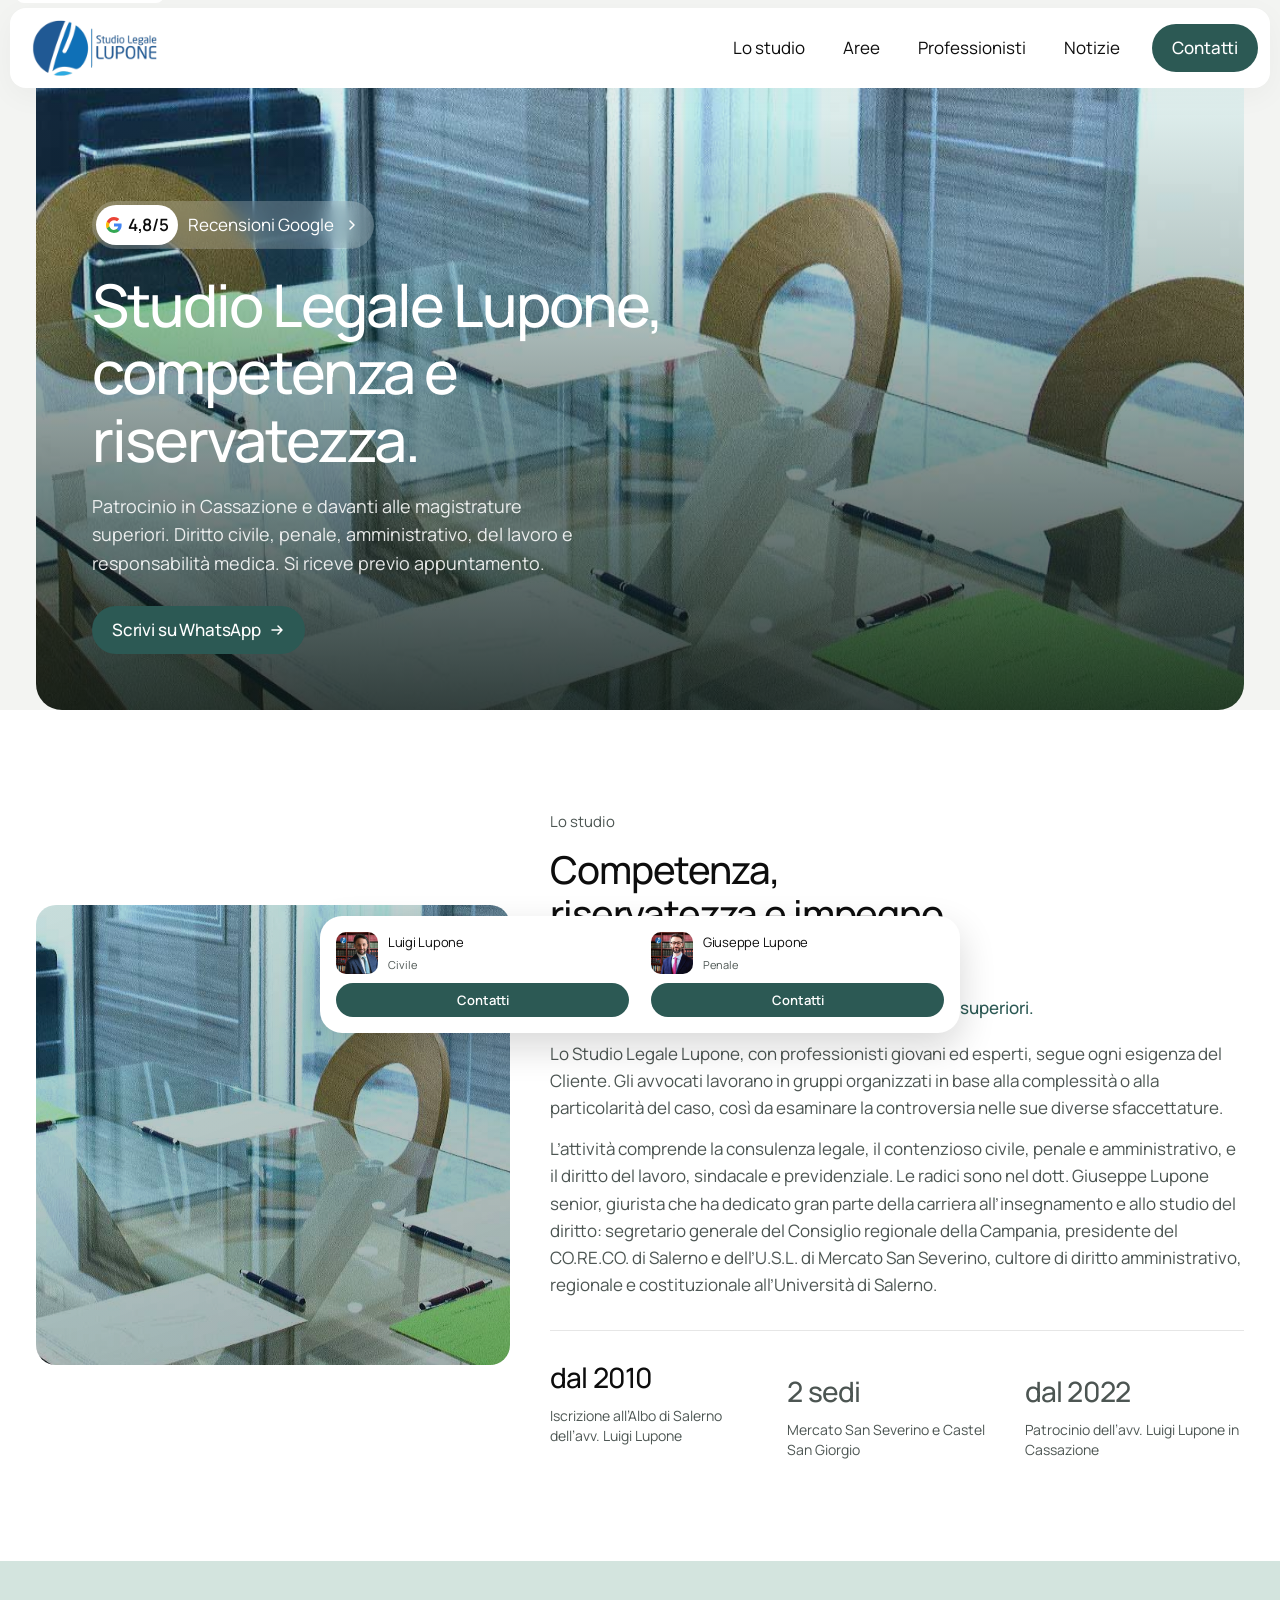
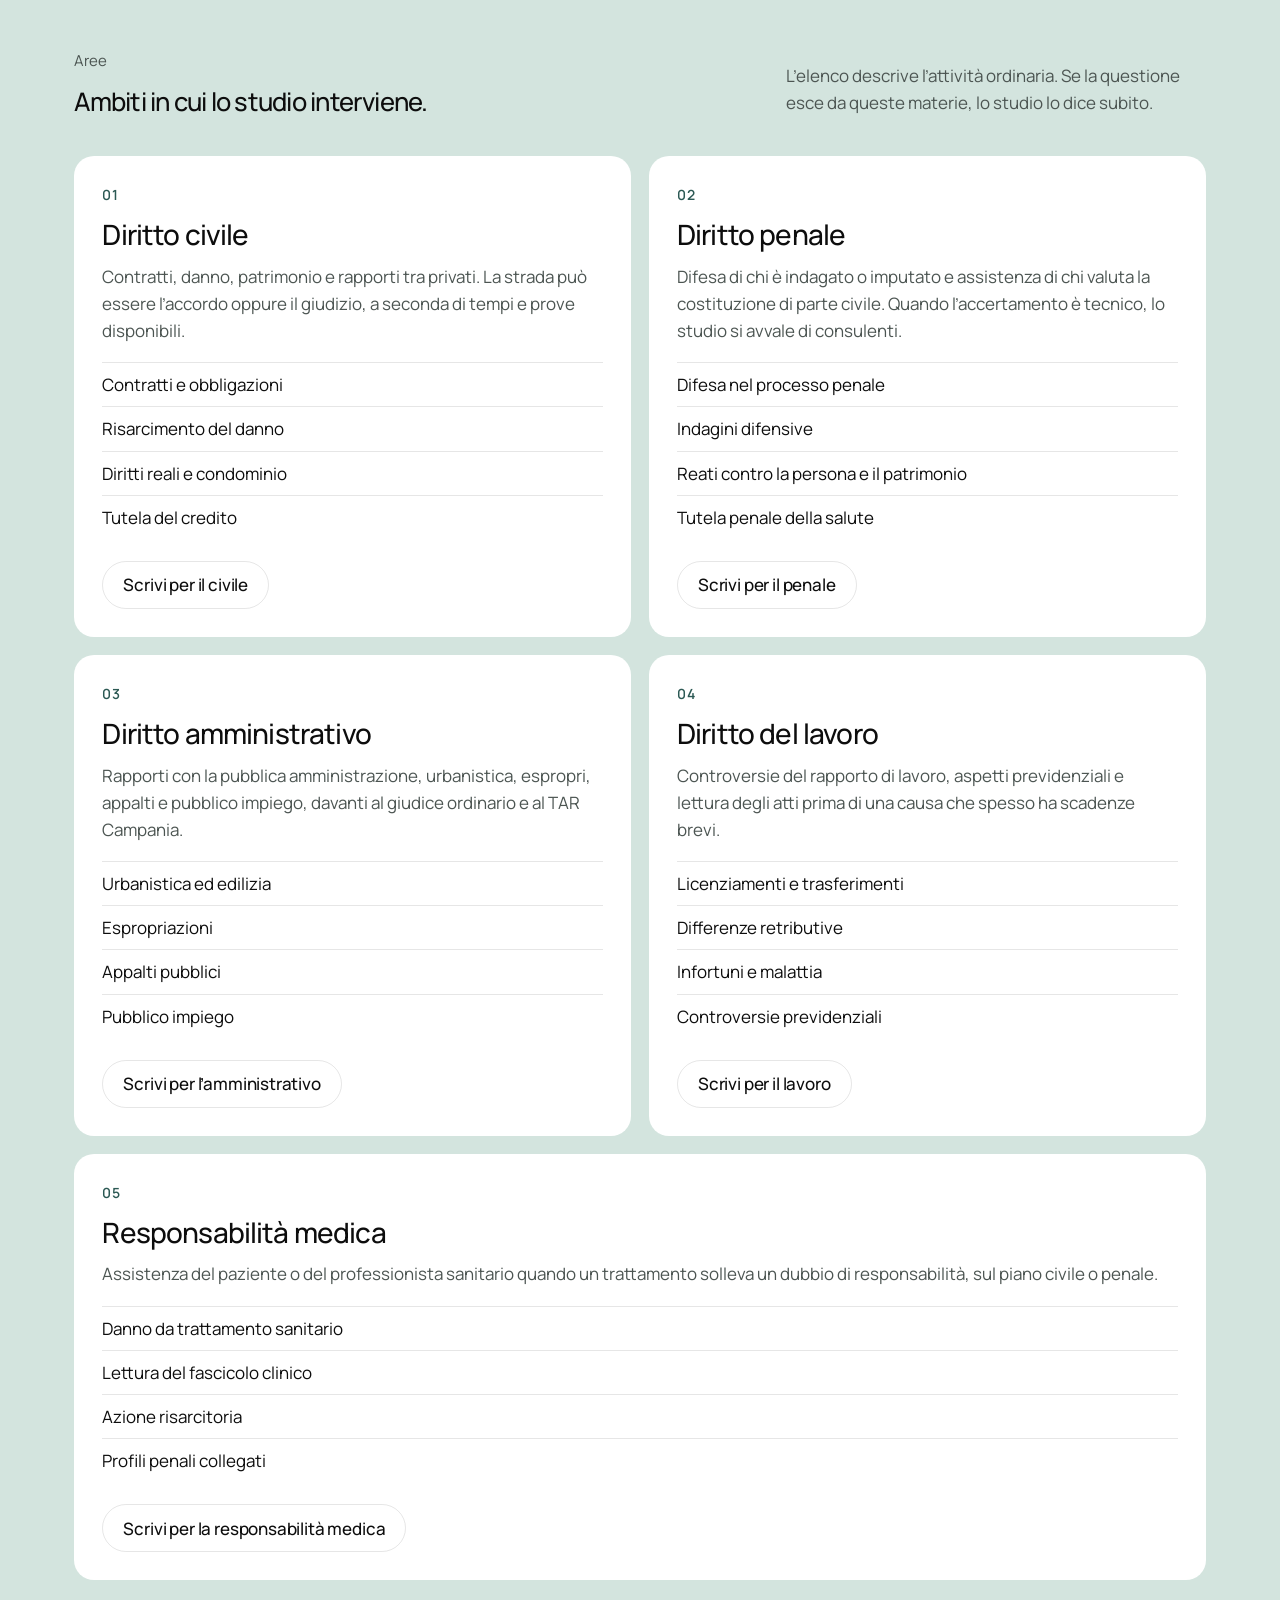
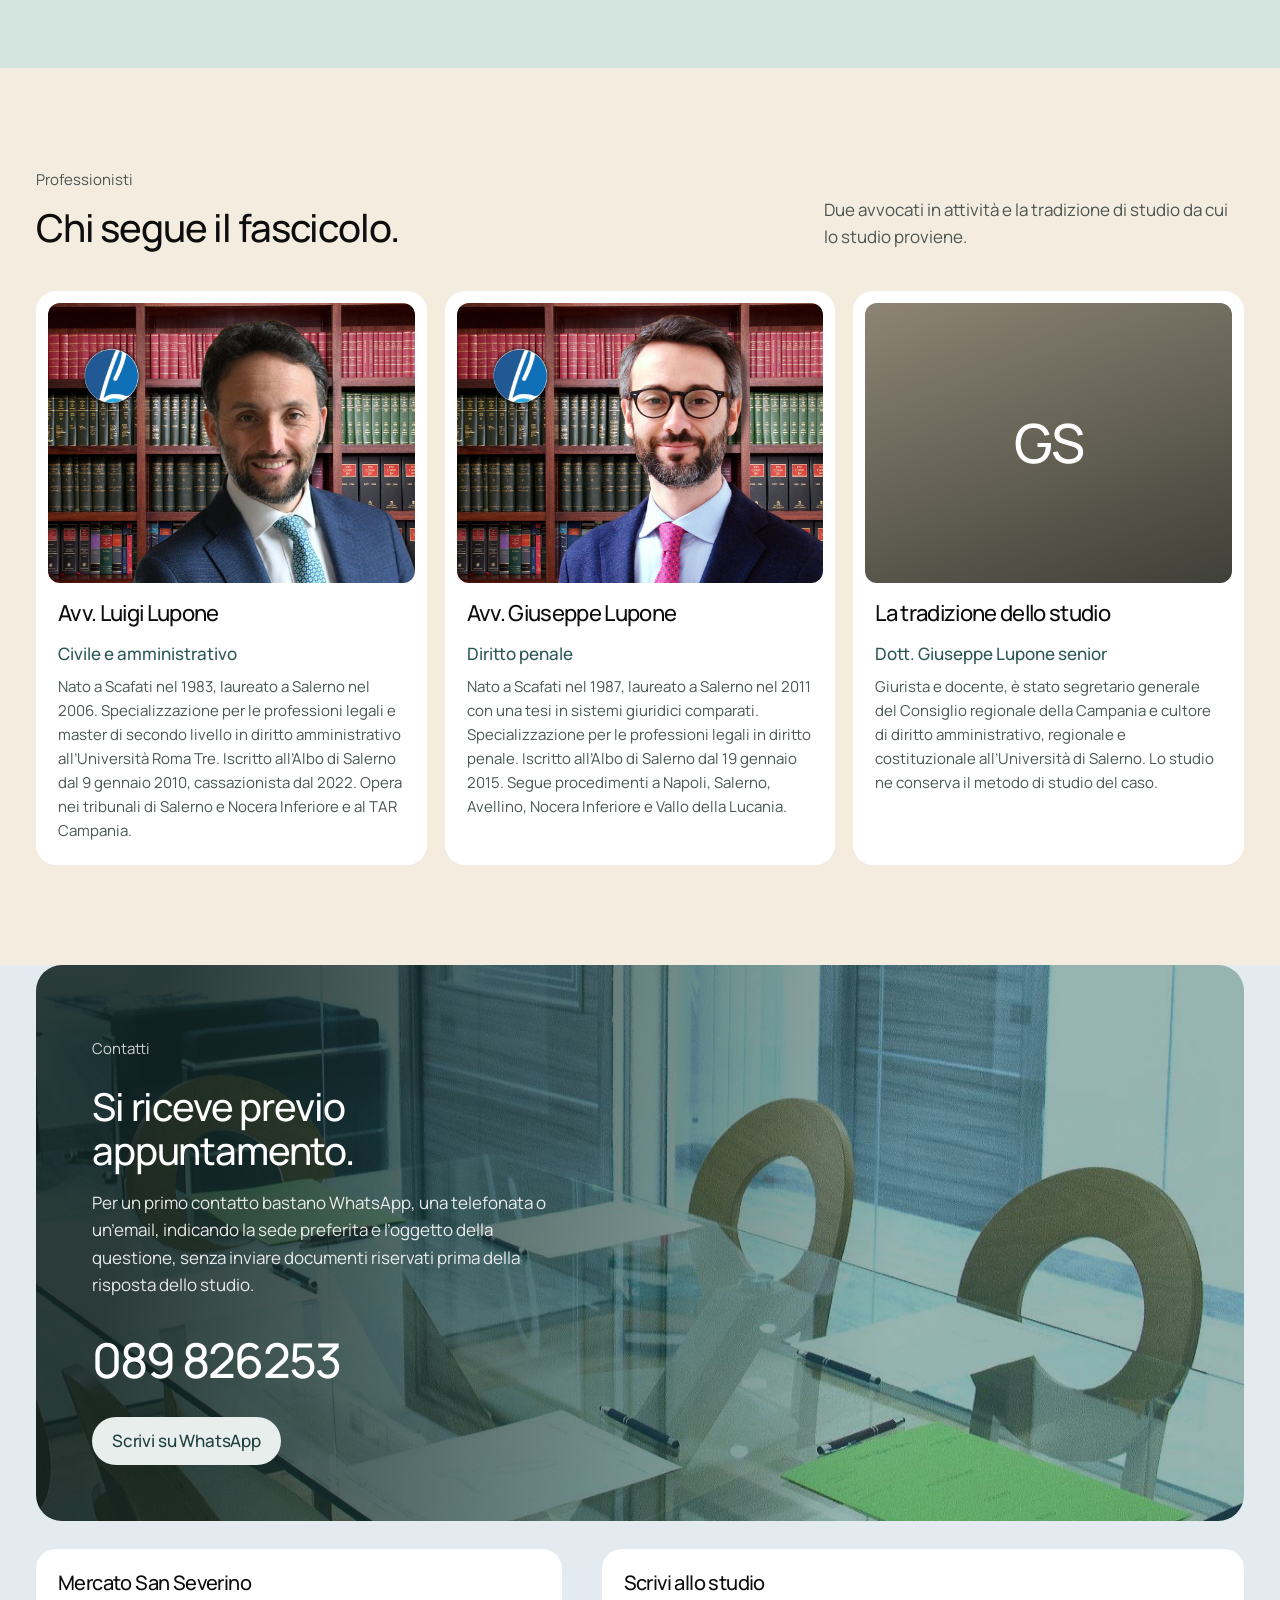
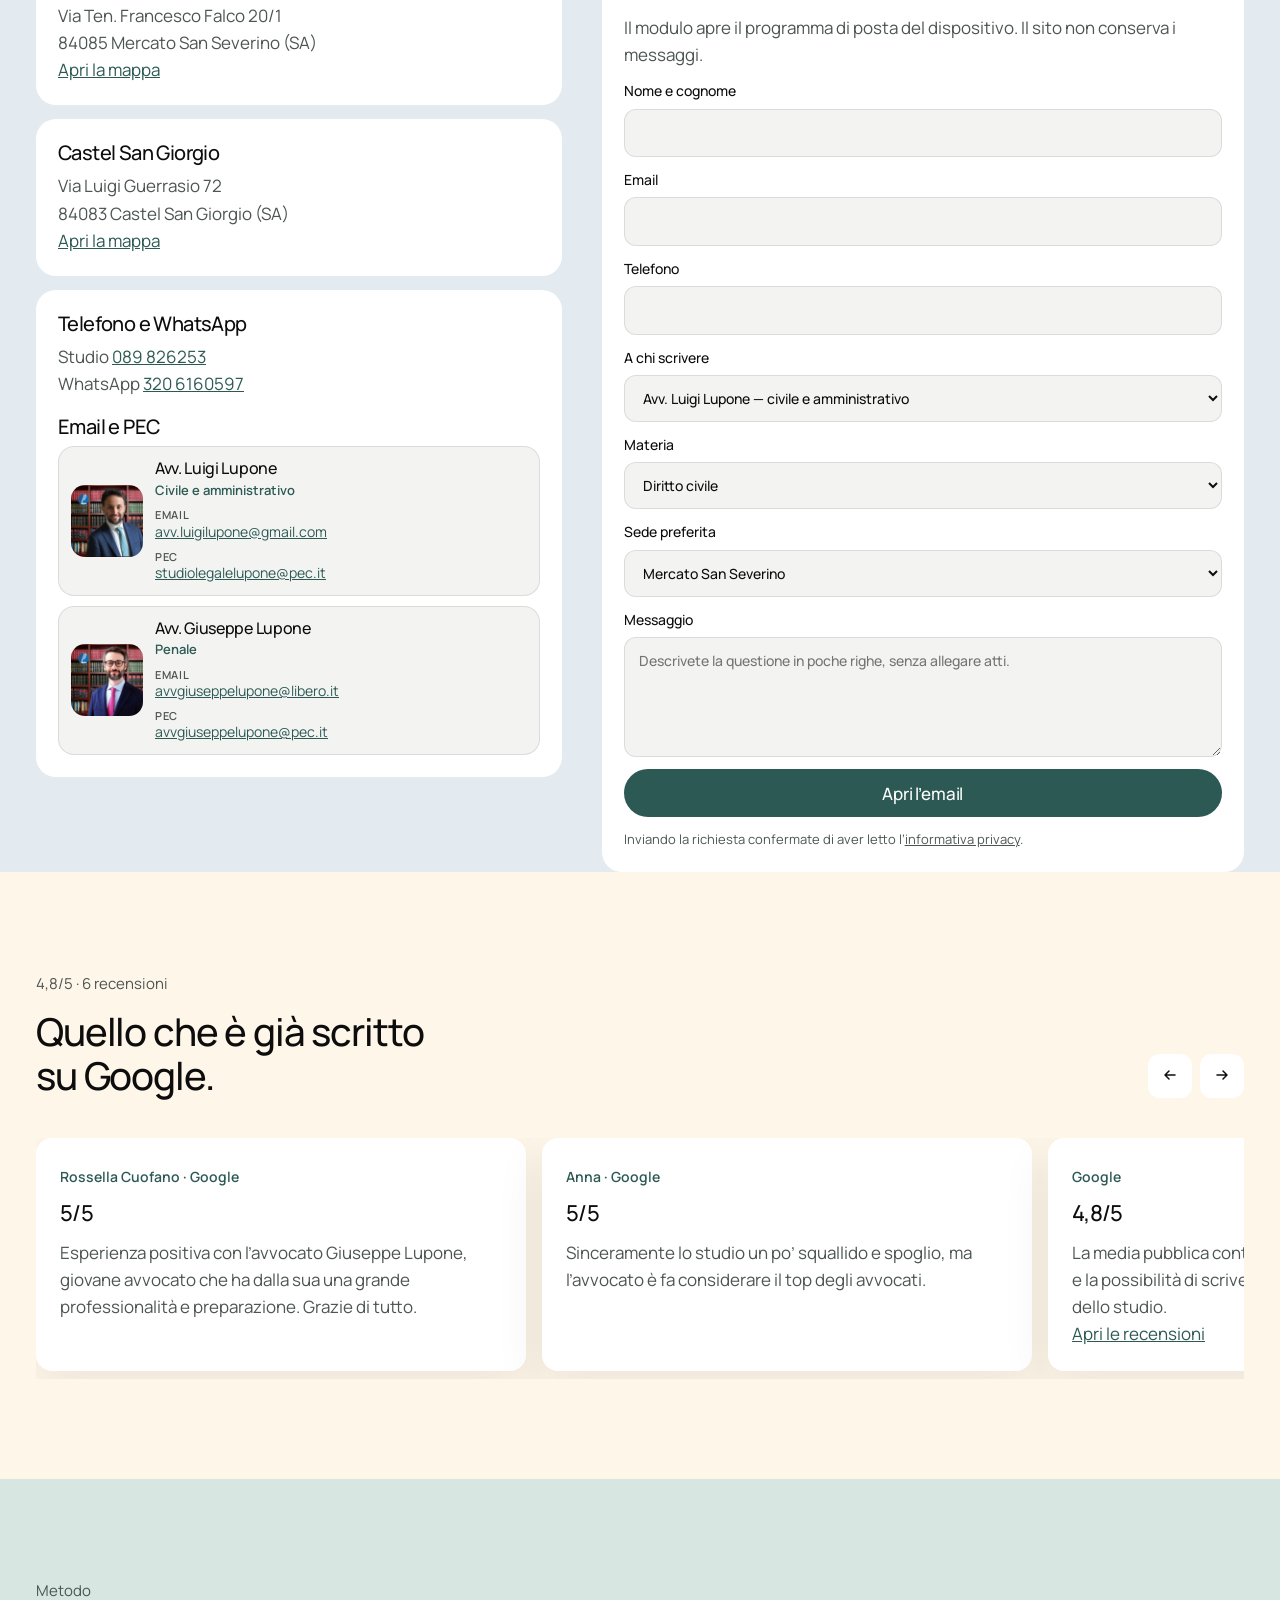
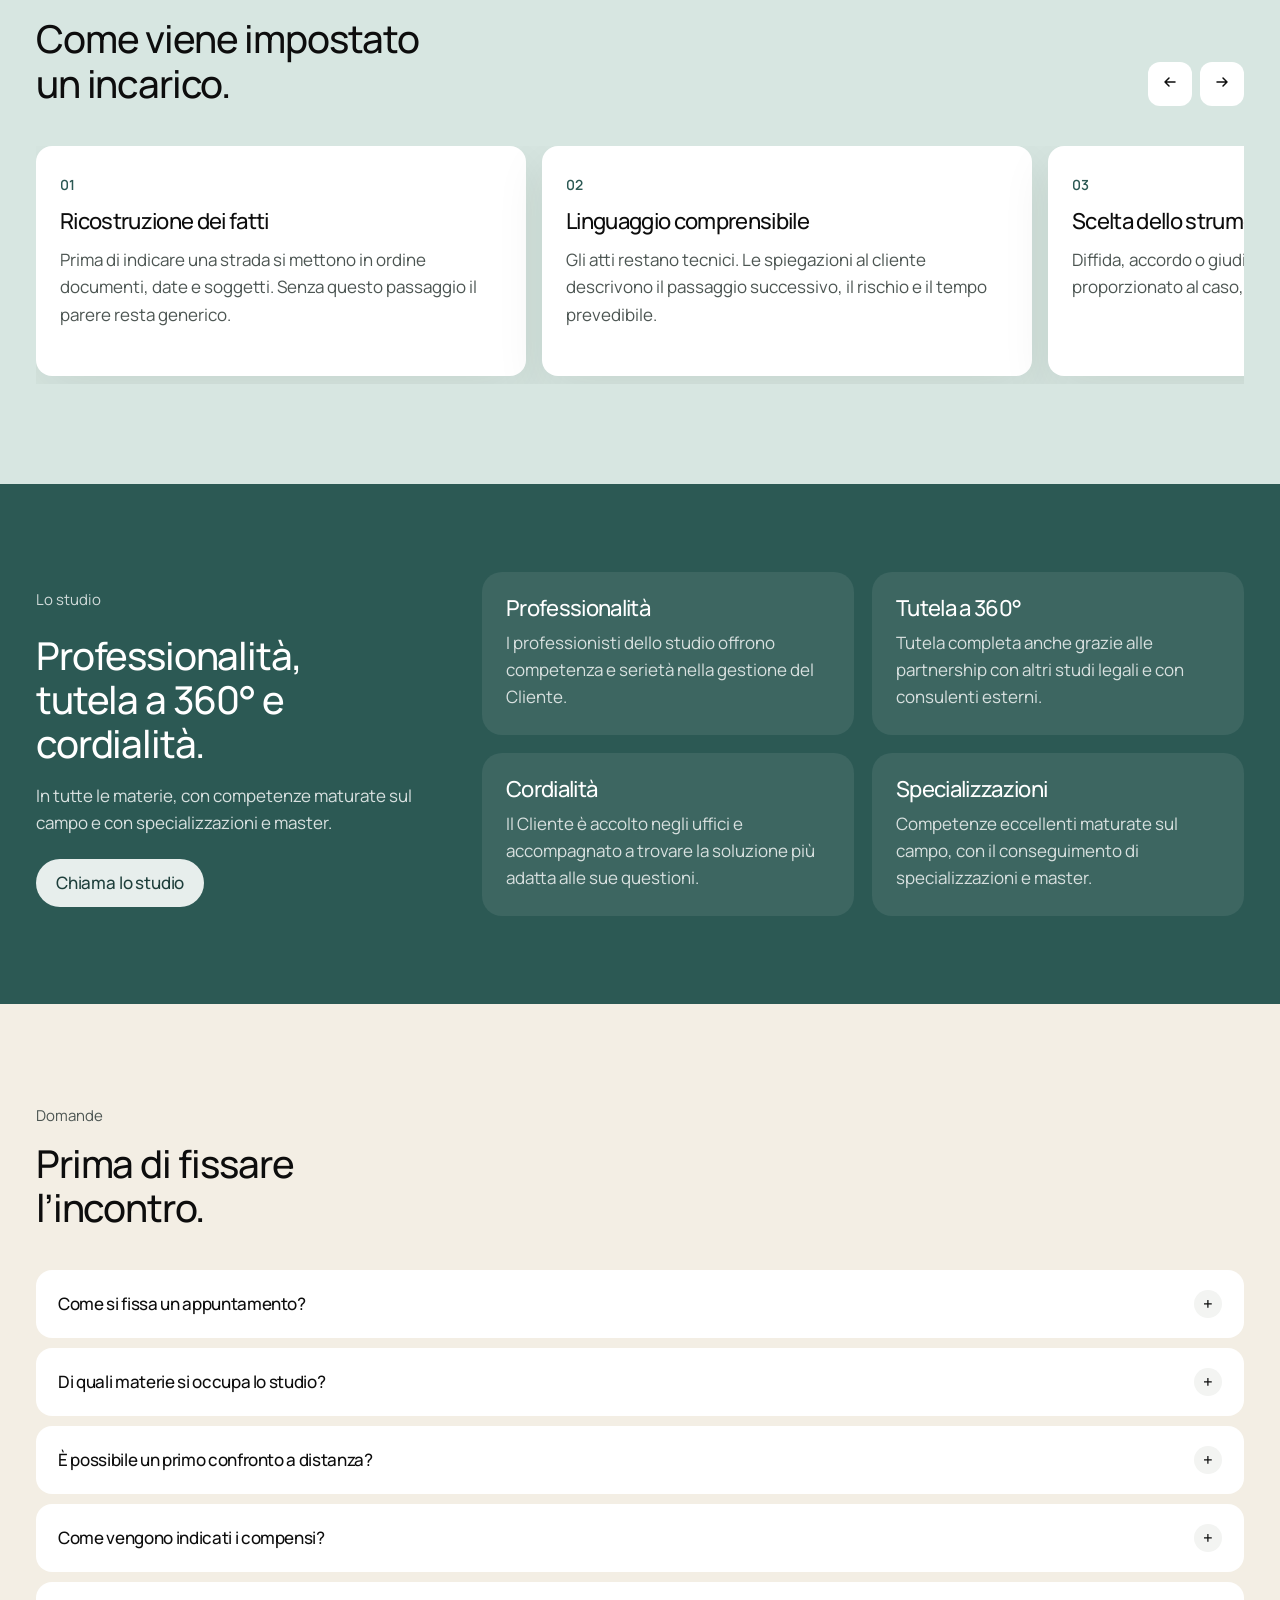
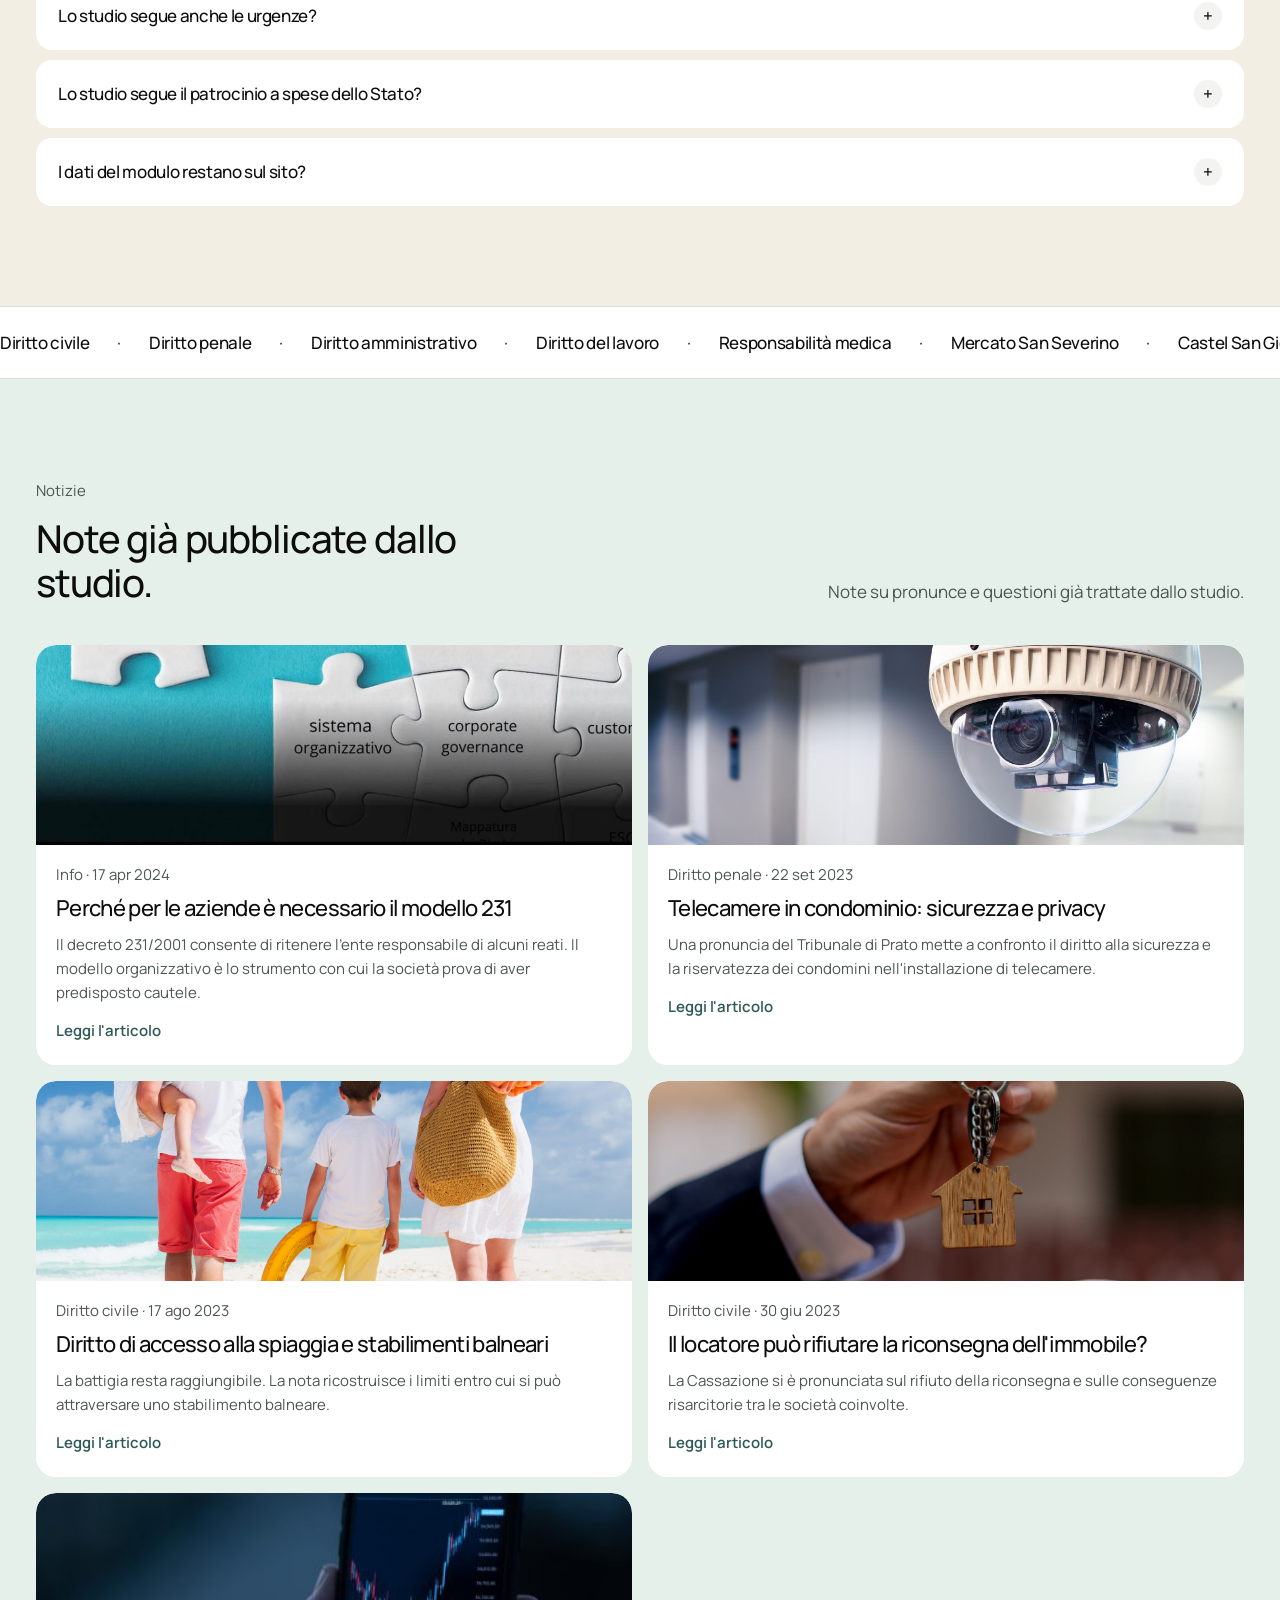
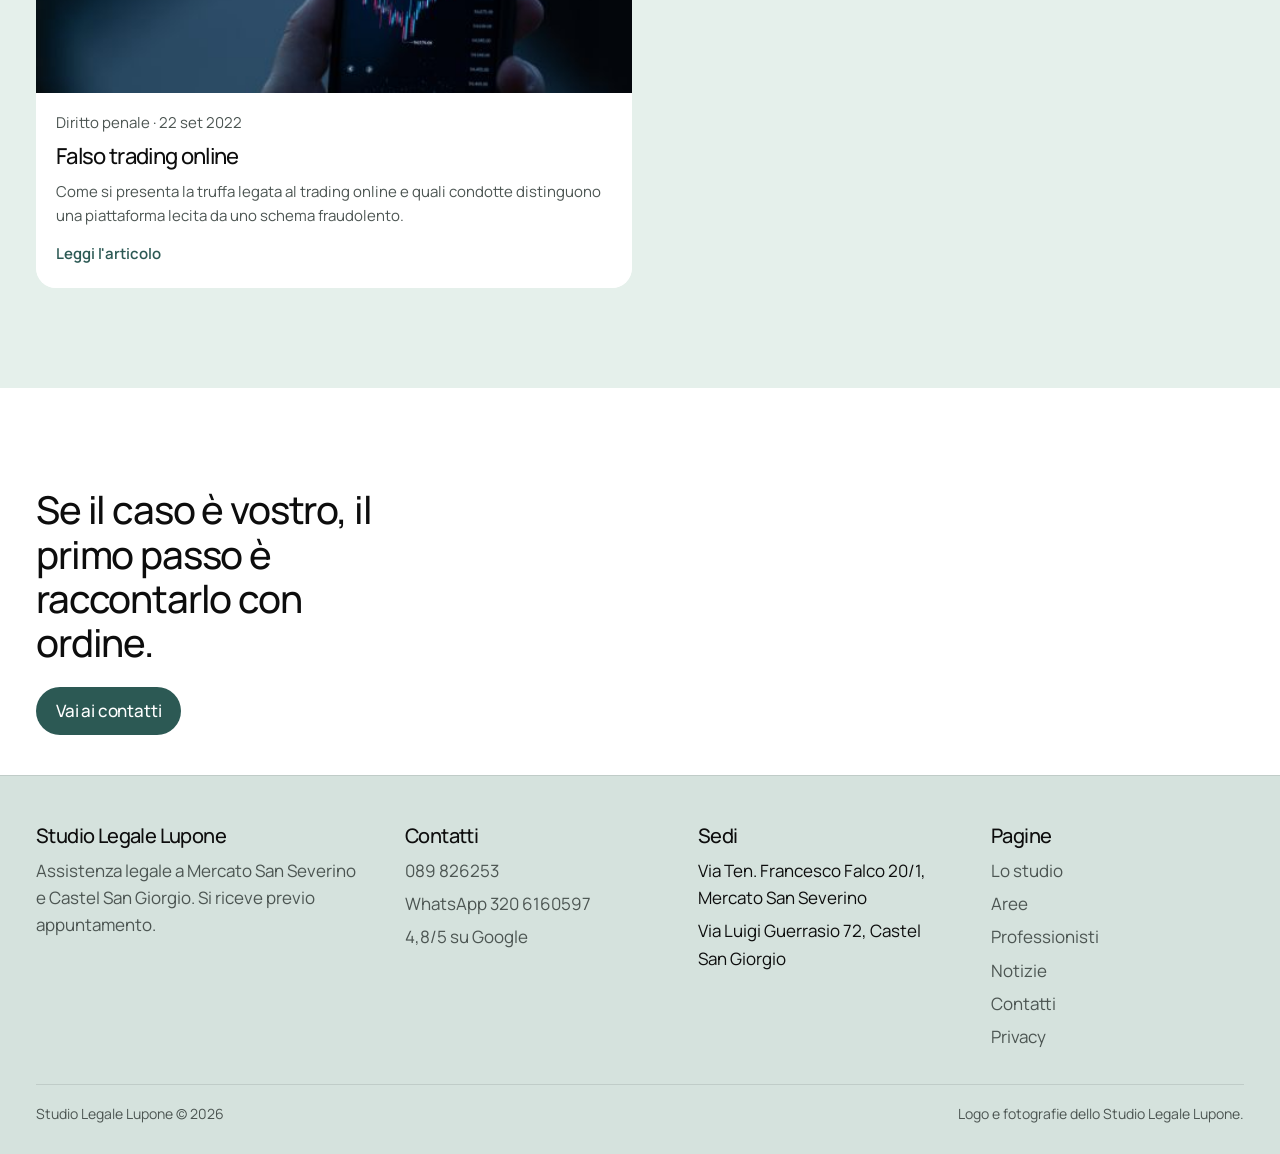
<file: index.html>
<!DOCTYPE html>
<html lang="it">
<head>
  <meta charset="utf-8">
  <meta name="viewport" content="width=device-width, initial-scale=1">
  <title>Studio Legale Lupone | Civile, penale e amministrativo</title>
  <meta name="description" content="Studio Legale Lupone: assistenza in diritto civile, penale, amministrativo, del lavoro e responsabilità medica. Sedi a Mercato San Severino e Castel San Giorgio.">
  <meta name="robots" content="index, follow">
  <link rel="canonical" href="https://studiolegalelupone.it/">
  <meta property="og:type" content="website">
  <meta property="og:locale" content="it_IT">
  <meta property="og:site_name" content="Studio Legale Lupone">
  <meta property="og:title" content="Studio Legale Lupone | Civile, penale e amministrativo">
  <meta property="og:description" content="Assistenza in diritto civile, penale, amministrativo, del lavoro e responsabilità medica. Sedi a Mercato San Severino e Castel San Giorgio.">
  <meta property="og:url" content="https://studiolegalelupone.it/">
  <meta property="og:image" content="https://studiolegalelupone.it/assets/studio-panorama.jpg">
  <meta name="twitter:card" content="summary_large_image">
  <meta name="theme-color" content="#f3f4f2">
  <link rel="icon" href="assets/favicon.png" type="image/png">
  <link rel="stylesheet" href="css/styles.css">
  <script>document.documentElement.classList.add("preload")</script>
  <script type="application/ld+json">
  {
    "@context": "https://schema.org",
    "@graph": [
      {
        "@type": "WebSite",
        "@id": "https://studiolegalelupone.it/#sito",
        "url": "https://studiolegalelupone.it/",
        "name": "Studio Legale Lupone",
        "description": "Assistenza in diritto civile, penale, amministrativo, del lavoro e responsabilità medica. Sedi a Mercato San Severino e Castel San Giorgio.",
        "inLanguage": "it-IT",
        "publisher": { "@id": "https://studiolegalelupone.it/#organizzazione" }
      },
      {
        "@type": "LegalService",
        "@id": "https://studiolegalelupone.it/#organizzazione",
        "name": "Studio Legale Lupone",
        "url": "https://studiolegalelupone.it/",
        "image": "https://studiolegalelupone.it/assets/studio-panorama.jpg",
        "logo": "https://studiolegalelupone.it/assets/logo.png",
        "telephone": "+39089826253",
        "email": "avv.luigilupone@gmail.com",
        "areaServed": "Provincia di Salerno",
        "address": [
      {
        "@type": "PostalAddress",
        "streetAddress": "Via Ten. Francesco Falco 20/1",
        "postalCode": "84085",
        "addressLocality": "Mercato San Severino",
        "addressRegion": "SA",
        "addressCountry": "IT"
      },
      {
        "@type": "PostalAddress",
        "streetAddress": "Via Luigi Guerrasio 72",
        "postalCode": "84083",
        "addressLocality": "Castel San Giorgio",
        "addressRegion": "SA",
        "addressCountry": "IT"
      }
    ]
      }
    ]
  }
  </script>
</head>
<body>
  <a class="skip" href="#contenuto">Vai al contenuto</a>
  <header class="topbar">
    <nav class="nav" aria-label="Principale">
      <a class="logo" href="index.html">
        <img src="assets/logo.png" alt="Studio Legale Lupone">
      </a>
      <ul class="nav-links" id="menu">
        <li><a href="studio.html">Lo studio</a></li>
        <li><a href="aree.html">Aree</a></li>
        <li><a href="professionisti.html">Professionisti</a></li>
        <li><a href="notizie.html">Notizie</a></li>
      </ul>
      <a class="btn" href="contatti.html">Contatti</a>
      <button class="menu-toggle" type="button" aria-expanded="false" aria-controls="menu" aria-label="Apri il menu">
        <span></span>
      </button>
    </nav>
  </header>

  <main id="contenuto">
    <section class="hero" aria-label="Introduzione">
      <div class="hero-inner">
        <a class="badge" href="https://www.google.com/maps/search/?api=1&amp;query=Studio+Legale+Lupone+Mercato+San+Severino" target="_blank" rel="noopener">
          <b>
            <svg class="g-mark" width="16" height="16" viewBox="0 0 18 18" aria-hidden="true"><path fill="#4285F4" d="M17.6 9.2c0-.6-.1-1.2-.2-1.8H9v3.4h4.8a4.1 4.1 0 0 1-1.8 2.7v2.2h2.9c1.7-1.6 2.7-3.9 2.7-6.5z"/><path fill="#34A853" d="M9 18c2.4 0 4.5-.8 6-2.2l-2.9-2.2c-.8.6-1.9.9-3.1.9-2.4 0-4.4-1.6-5.1-3.8H.9v2.3C2.4 15.9 5.5 18 9 18z"/><path fill="#FBBC05" d="M3.9 10.7A5.4 5.4 0 0 1 3.6 9c0-.6.1-1.2.3-1.7V5H.9A9 9 0 0 0 0 9c0 1.4.3 2.8.9 4l3-2.3z"/><path fill="#EA4335" d="M9 3.6c1.3 0 2.5.5 3.4 1.3L15 2.3C13.5.9 11.4 0 9 0 5.5 0 2.4 2.1.9 5l3 2.3C4.6 5.2 6.6 3.6 9 3.6z"/></svg>
            4,8/5
          </b>
          Recensioni Google
          <svg width="16" height="16" viewBox="0 0 16 16" aria-hidden="true"><path d="M6 4l4 4-4 4" fill="none" stroke="currentColor" stroke-width="1.5" stroke-linecap="round" stroke-linejoin="round"/></svg>
        </a>
        <h1>Studio Legale Lupone, competenza e riservatezza.</h1>
        <p>Patrocinio in Cassazione e davanti alle magistrature superiori. Diritto civile, penale, amministrativo, del lavoro e responsabilità medica. Si riceve previo appuntamento.</p>
        <a class="btn" href="https://wa.me/393206160597?text=Buongiorno%2C%20vorrei%20un%20appuntamento%20con%20lo%20Studio%20Legale%20Lupone." target="_blank" rel="noopener">
          Scrivi su WhatsApp
          <svg width="16" height="16" viewBox="0 0 16 16" aria-hidden="true"><path d="M3 8h10M9 4l4 4-4 4" fill="none" stroke="currentColor" stroke-width="1.5" stroke-linecap="round" stroke-linejoin="round"/></svg>
        </a>
      </div>
    </section>

    <section class="section" id="studio">
      <div class="about-grid">
        <div class="portrait" role="img" aria-label="Sala riunioni dello Studio Legale Lupone"></div>
        <div class="about-copy">
          <p class="eyebrow">Lo studio</p>
          <h2>Competenza, riservatezza e impegno sul caso concreto.</h2>
          <p class="role">Patrocinio in Cassazione e davanti alle magistrature superiori.</p>
          <p>Lo Studio Legale Lupone, con professionisti giovani ed esperti, segue ogni esigenza del Cliente. Gli avvocati lavorano in gruppi organizzati in base alla complessità o alla particolarità del caso, così da esaminare la controversia nelle sue diverse sfaccettature.</p>
          <p>L’attività comprende la consulenza legale, il contenzioso civile, penale e amministrativo, e il diritto del lavoro, sindacale e previdenziale. Le radici sono nel dott. Giuseppe Lupone senior, giurista che ha dedicato gran parte della carriera all’insegnamento e allo studio del diritto: segretario generale del Consiglio regionale della Campania, presidente del CO.RE.CO. di Salerno e dell’U.S.L. di Mercato San Severino, cultore di diritto amministrativo, regionale e costituzionale all’Università di Salerno.</p>
          <div class="stats">
            <p><strong>dal 2010</strong><span>Iscrizione all’Albo di Salerno dell’avv. Luigi Lupone</span></p>
            <p><strong>2 sedi</strong><span>Mercato San Severino e Castel San Giorgio</span></p>
            <p><strong>dal 2022</strong><span>Patrocinio dell’avv. Luigi Lupone in Cassazione</span></p>
          </div>
        </div>
      </div>
    </section>

    <section class="sheet" id="aree">
      <div class="sheet-head">
        <div>
          <p class="eyebrow">Aree</p>
          <h2>Ambiti in cui lo studio interviene.</h2>
        </div>
        <p>L’elenco descrive l’attività ordinaria. Se la questione esce da queste materie, lo studio lo dice subito.</p>
      </div>
      <div class="areas">
        <article class="area">
          <span class="area-index">01</span>
          <h3>Diritto civile</h3>
          <p>Contratti, danno, patrimonio e rapporti tra privati. La strada può essere l’accordo oppure il giudizio, a seconda di tempi e prove disponibili.</p>
          <ul>
            <li>Contratti e obbligazioni</li>
            <li>Risarcimento del danno</li>
            <li>Diritti reali e condominio</li>
            <li>Tutela del credito</li>
          </ul>
          <a class="btn btn-ghost" href="#contatti" data-area="Diritto civile">Scrivi per il civile</a>
        </article>
        <article class="area">
          <span class="area-index">02</span>
          <h3>Diritto penale</h3>
          <p>Difesa di chi è indagato o imputato e assistenza di chi valuta la costituzione di parte civile. Quando l’accertamento è tecnico, lo studio si avvale di consulenti.</p>
          <ul>
            <li>Difesa nel processo penale</li>
            <li>Indagini difensive</li>
            <li>Reati contro la persona e il patrimonio</li>
            <li>Tutela penale della salute</li>
          </ul>
          <a class="btn btn-ghost" href="#contatti" data-area="Diritto penale">Scrivi per il penale</a>
        </article>
        <article class="area">
          <span class="area-index">03</span>
          <h3>Diritto amministrativo</h3>
          <p>Rapporti con la pubblica amministrazione, urbanistica, espropri, appalti e pubblico impiego, davanti al giudice ordinario e al TAR Campania.</p>
          <ul>
            <li>Urbanistica ed edilizia</li>
            <li>Espropriazioni</li>
            <li>Appalti pubblici</li>
            <li>Pubblico impiego</li>
          </ul>
          <a class="btn btn-ghost" href="#contatti" data-area="Diritto amministrativo">Scrivi per l’amministrativo</a>
        </article>
        <article class="area">
          <span class="area-index">04</span>
          <h3>Diritto del lavoro</h3>
          <p>Controversie del rapporto di lavoro, aspetti previdenziali e lettura degli atti prima di una causa che spesso ha scadenze brevi.</p>
          <ul>
            <li>Licenziamenti e trasferimenti</li>
            <li>Differenze retributive</li>
            <li>Infortuni e malattia</li>
            <li>Controversie previdenziali</li>
          </ul>
          <a class="btn btn-ghost" href="#contatti" data-area="Diritto del lavoro">Scrivi per il lavoro</a>
        </article>
        <article class="area">
          <span class="area-index">05</span>
          <h3>Responsabilità medica</h3>
          <p>Assistenza del paziente o del professionista sanitario quando un trattamento solleva un dubbio di responsabilità, sul piano civile o penale.</p>
          <ul>
            <li>Danno da trattamento sanitario</li>
            <li>Lettura del fascicolo clinico</li>
            <li>Azione risarcitoria</li>
            <li>Profili penali collegati</li>
          </ul>
          <a class="btn btn-ghost" href="#contatti" data-area="Responsabilità medica">Scrivi per la responsabilità medica</a>
        </article>
      </div>
    </section>

    <section class="section" id="professionisti">
      <div class="section-head">
        <div>
          <p class="eyebrow">Professionisti</p>
          <h2>Chi segue il fascicolo.</h2>
        </div>
        <p>Due avvocati in attività e la tradizione di studio da cui lo studio proviene.</p>
      </div>
      <div class="people">
        <article class="person">
          <div class="person-visual">
            <img src="assets/luigi.jpg" alt="Avv. Luigi Lupone">
          </div>
          <h3>Avv. Luigi Lupone</h3>
          <p class="role">Civile e amministrativo</p>
          <p>Nato a Scafati nel 1983, laureato a Salerno nel 2006. Specializzazione per le professioni legali e master di secondo livello in diritto amministrativo all’Università Roma Tre. Iscritto all’Albo di Salerno dal 9 gennaio 2010, cassazionista dal 2022. Opera nei tribunali di Salerno e Nocera Inferiore e al TAR Campania.</p>
        </article>
        <article class="person">
          <div class="person-visual">
            <img src="assets/giuseppe.jpg" alt="Avv. Giuseppe Lupone">
          </div>
          <h3>Avv. Giuseppe Lupone</h3>
          <p class="role">Diritto penale</p>
          <p>Nato a Scafati nel 1987, laureato a Salerno nel 2011 con una tesi in sistemi giuridici comparati. Specializzazione per le professioni legali in diritto penale. Iscritto all’Albo di Salerno dal 19 gennaio 2015. Segue procedimenti a Napoli, Salerno, Avellino, Nocera Inferiore e Vallo della Lucania.</p>
        </article>
        <article class="person">
          <div class="person-visual" aria-hidden="true">GS</div>
          <h3>La tradizione dello studio</h3>
          <p class="role">Dott. Giuseppe Lupone senior</p>
          <p>Giurista e docente, è stato segretario generale del Consiglio regionale della Campania e cultore di diritto amministrativo, regionale e costituzionale all’Università di Salerno. Lo studio ne conserva il metodo di studio del caso.</p>
        </article>
      </div>
    </section>

    <section class="contact" id="contatti">
      <div class="banner">
        <div>
          <p class="eyebrow light">Contatti</p>
          <h2>Si riceve previo appuntamento.</h2>
          <p>Per un primo contatto bastano WhatsApp, una telefonata o un’email, indicando la sede preferita e l’oggetto della questione, senza inviare documenti riservati prima della risposta dello studio.</p>
          <a class="phone" href="tel:+39089826253">089 826253</a>
          <a class="btn btn-light" href="https://wa.me/393206160597?text=Buongiorno%2C%20vorrei%20un%20appuntamento%20con%20lo%20Studio%20Legale%20Lupone." target="_blank" rel="noopener">Scrivi su WhatsApp</a>
        </div>
      </div>
      <div class="contact-grid">
        <div class="offices">
          <article class="office">
            <h3>Mercato San Severino</h3>
            <p>Via Ten. Francesco Falco 20/1<br>84085 Mercato San Severino (SA)</p>
            <p><a href="https://www.google.com/maps/search/?api=1&amp;query=Via+Ten.+Francesco+Falco+20%2F1+84085+Mercato+San+Severino" target="_blank" rel="noopener">Apri la mappa</a></p>
          </article>
          <article class="office">
            <h3>Castel San Giorgio</h3>
            <p>Via Luigi Guerrasio 72<br>84083 Castel San Giorgio (SA)</p>
            <p><a href="https://www.google.com/maps/search/?api=1&amp;query=Via+Luigi+Guerrasio+72+84083+Castel+San+Giorgio" target="_blank" rel="noopener">Apri la mappa</a></p>
          </article>
          <article class="office">
            <h3>Telefono e WhatsApp</h3>
            <p>Studio <a href="tel:+39089826253">089 826253</a><br>
              WhatsApp <a href="https://wa.me/393206160597" target="_blank" rel="noopener">320 6160597</a></p>
            <h3>Email e PEC</h3>
            <div class="lawyers">
              <article class="lawyer">
                <img src="assets/luigi.jpg" alt="" width="72" height="72">
                <div>
                  <h4>Avv. Luigi Lupone</h4>
                  <p class="lawyer-role">Civile e amministrativo</p>
                  <dl>
                    <div>
                      <dt>Email</dt>
                      <dd><a href="mailto:avv.luigilupone@gmail.com">avv.luigilupone@gmail.com</a></dd>
                    </div>
                    <div>
                      <dt>PEC</dt>
                      <dd><a href="mailto:studiolegalelupone@pec.it">studiolegalelupone@pec.it</a></dd>
                    </div>
                  </dl>
                </div>
              </article>
              <article class="lawyer">
                <img src="assets/giuseppe.jpg" alt="" width="72" height="72">
                <div>
                  <h4>Avv. Giuseppe Lupone</h4>
                  <p class="lawyer-role">Penale</p>
                  <dl>
                    <div>
                      <dt>Email</dt>
                      <dd><a href="mailto:avvgiuseppelupone@libero.it">avvgiuseppelupone@libero.it</a></dd>
                    </div>
                    <div>
                      <dt>PEC</dt>
                      <dd><a href="mailto:avvgiuseppelupone@pec.it">avvgiuseppelupone@pec.it</a></dd>
                    </div>
                  </dl>
                </div>
              </article>
            </div>
          </article>
        </div>
        <form class="panel form" id="richiesta">
          <h3>Scrivi allo studio</h3>
          <p>Il modulo apre il programma di posta del dispositivo. Il sito non conserva i messaggi.</p>
          <label>Nome e cognome
            <input name="nome" required autocomplete="name">
          </label>
          <label>Email
            <input name="email" type="email" required autocomplete="email">
          </label>
          <label>Telefono
            <input name="telefono" type="tel" autocomplete="tel">
          </label>
          <label>A chi scrivere
            <select name="destinatario" id="destinatario">
              <option value="avv.luigilupone@gmail.com">Avv. Luigi Lupone — civile e amministrativo</option>
              <option value="avvgiuseppelupone@libero.it">Avv. Giuseppe Lupone — penale</option>
            </select>
          </label>
          <label>Materia
            <select name="materia" id="materia">
              <option>Diritto civile</option>
              <option>Diritto penale</option>
              <option>Diritto amministrativo</option>
              <option>Diritto del lavoro</option>
              <option>Responsabilità medica</option>
              <option>Altro</option>
            </select>
          </label>
          <label>Sede preferita
            <select name="sede">
              <option>Mercato San Severino</option>
              <option>Castel San Giorgio</option>
              <option>Da concordare</option>
            </select>
          </label>
          <label>Messaggio
            <textarea name="messaggio" required placeholder="Descrivete la questione in poche righe, senza allegare atti."></textarea>
          </label>
          <button class="btn" type="submit">Apri l’email</button>
          <p class="hint">Inviando la richiesta confermate di aver letto l’<a href="privacy.html">informativa privacy</a>.</p>
        </form>
      </div>
    </section>

    <section class="section" id="recensioni">
      <div class="section-head">
        <div>
          <p class="eyebrow">4,8/5 · 6 recensioni</p>
          <h2>Quello che è già scritto su Google.</h2>
        </div>
        <div class="arrows">
          <button type="button" data-scroll="prev" aria-label="Recensioni precedenti">
            <svg width="16" height="16" viewBox="0 0 16 16" aria-hidden="true"><path d="M13 8H3M7 4L3 8l4 4" fill="none" stroke="currentColor" stroke-width="1.5" stroke-linecap="round" stroke-linejoin="round"/></svg>
          </button>
          <button type="button" data-scroll="next" aria-label="Recensioni successive">
            <svg width="16" height="16" viewBox="0 0 16 16" aria-hidden="true"><path d="M3 8h10M9 4l4 4-4 4" fill="none" stroke="currentColor" stroke-width="1.5" stroke-linecap="round" stroke-linejoin="round"/></svg>
          </button>
        </div>
      </div>
      <div class="track-wrap">
        <div class="track">
          <article class="note">
            <span>Rossella Cuofano · Google</span>
            <h3>5/5</h3>
            <p>Esperienza positiva con l’avvocato Giuseppe Lupone, giovane avvocato che ha dalla sua una grande professionalità e preparazione. Grazie di tutto.</p>
          </article>
          <article class="note">
            <span>Anna · Google</span>
            <h3>5/5</h3>
            <p>Sinceramente lo studio un po’ squallido e spoglio, ma l’avvocato è fa considerare il top degli avvocati.</p>
          </article>
          <article class="note">
            <span>Google</span>
            <h3>4,8/5</h3>
            <p>La media pubblica conta sei recensioni. Il testo completo, e la possibilità di scriverne una, sono sulla scheda Google dello studio.</p>
            <a href="https://www.google.com/maps/search/?api=1&amp;query=Studio+Legale+Lupone+Mercato+San+Severino" target="_blank" rel="noopener">Apri le recensioni</a>
          </article>
        </div>
      </div>
    </section>

    <section class="section" id="metodo">
      <div class="section-head">
        <div>
          <p class="eyebrow">Metodo</p>
          <h2>Come viene impostato un incarico.</h2>
        </div>
        <div class="arrows" aria-hidden="false">
          <button type="button" data-scroll="prev" aria-label="Schede precedenti">
            <svg width="16" height="16" viewBox="0 0 16 16"><path d="M13 8H3M7 4L3 8l4 4" fill="none" stroke="currentColor" stroke-width="1.5" stroke-linecap="round" stroke-linejoin="round"/></svg>
          </button>
          <button type="button" data-scroll="next" aria-label="Schede successive">
            <svg width="16" height="16" viewBox="0 0 16 16"><path d="M3 8h10M9 4l4 4-4 4" fill="none" stroke="currentColor" stroke-width="1.5" stroke-linecap="round" stroke-linejoin="round"/></svg>
          </button>
        </div>
      </div>
      <div class="track-wrap">
        <div class="track">
          <article class="note">
            <span>01</span>
            <h3>Ricostruzione dei fatti</h3>
            <p>Prima di indicare una strada si mettono in ordine documenti, date e soggetti. Senza questo passaggio il parere resta generico.</p>
          </article>
          <article class="note">
            <span>02</span>
            <h3>Linguaggio comprensibile</h3>
            <p>Gli atti restano tecnici. Le spiegazioni al cliente descrivono il passaggio successivo, il rischio e il tempo prevedibile.</p>
          </article>
          <article class="note">
            <span>03</span>
            <h3>Scelta dello strumento</h3>
            <p>Diffida, accordo o giudizio: si propone lo strumento proporzionato al caso, non la via più lunga per abitudine.</p>
          </article>
          <article class="note">
            <span>04</span>
            <h3>Riservatezza</h3>
            <p>Conversazioni e fascicoli restano nel perimetro professionale. I dettagli del trattamento sono nell’informativa.</p>
          </article>
        </div>
      </div>
    </section>

    <section class="features">
      <div class="section">
        <div class="feature-grid">
          <div class="feature-intro">
            <p class="eyebrow light">Lo studio</p>
            <h2>Professionalità, tutela a 360° e cordialità.</h2>
            <p>In tutte le materie, con competenze maturate sul campo e con specializzazioni e master.</p>
            <a class="btn btn-light" href="tel:+39089826253">Chiama lo studio</a>
          </div>
          <article class="feature">
            <h3>Professionalità</h3>
            <p>I professionisti dello studio offrono competenza e serietà nella gestione del Cliente.</p>
          </article>
          <article class="feature">
            <h3>Tutela a 360°</h3>
            <p>Tutela completa anche grazie alle partnership con altri studi legali e con consulenti esterni.</p>
          </article>
          <article class="feature">
            <h3>Cordialità</h3>
            <p>Il Cliente è accolto negli uffici e accompagnato a trovare la soluzione più adatta alle sue questioni.</p>
          </article>
          <article class="feature">
            <h3>Specializzazioni</h3>
            <p>Competenze eccellenti maturate sul campo, con il conseguimento di specializzazioni e master.</p>
          </article>
        </div>
      </div>
    </section>

    <section class="section" id="domande">
      <div class="section-head">
        <div>
          <p class="eyebrow">Domande</p>
          <h2>Prima di fissare l’incontro.</h2>
        </div>
      </div>
      <div class="faq-list">
        <div class="faq-item">
          <button type="button" aria-expanded="false">Come si fissa un appuntamento?<span aria-hidden="true">+</span></button>
          <div class="answer">Si riceve solo previo appuntamento. Si può chiamare lo 089 826253 oppure scrivere alle email indicate, precisando la sede tra Mercato San Severino e Castel San Giorgio.</div>
        </div>
        <div class="faq-item">
          <button type="button" aria-expanded="false">Di quali materie si occupa lo studio?<span aria-hidden="true">+</span></button>
          <div class="answer">Diritto civile, penale, amministrativo, del lavoro e responsabilità medica. Se la questione richiede un’altra competenza, lo studio lo comunica.</div>
        </div>
        <div class="faq-item">
          <button type="button" aria-expanded="false">È possibile un primo confronto a distanza?<span aria-hidden="true">+</span></button>
          <div class="answer">Il primo contatto può avvenire per telefono o per email. L’incontro in presenza si concorda poi in una delle due sedi.</div>
        </div>
        <div class="faq-item">
          <button type="button" aria-expanded="false">Come vengono indicati i compensi?<span aria-hidden="true">+</span></button>
          <div class="answer">Dopo il colloquio, quando è chiaro l’oggetto dell’incarico, lo studio indica il compenso in modo trasparente, secondo la disciplina professionale. Questo sito non pubblica tariffe generiche.</div>
        </div>
        <div class="faq-item">
          <button type="button" aria-expanded="false">Lo studio segue anche le urgenze?<span aria-hidden="true">+</span></button>
          <div class="answer">Le richieste con una scadenza ravvicinata vanno segnalate subito al telefono, per verificare se è possibile intervenire nei tempi utili.</div>
        </div>
        <div class="faq-item">
          <button type="button" aria-expanded="false">Lo studio segue il patrocinio a spese dello Stato?<span aria-hidden="true">+</span></button>
          <div class="answer">Sì. Con il patrocinio a spese dello Stato chi si trova in condizioni di disagio economico può chiedere un difensore senza anticipare le spese di causa, per agire o per difendersi, nei limiti e con le esclusioni del D.P.R. 115/2002. La soglia di reddito è quella fissata dalla legge al momento della domanda e va verificata prima di presentare l’istanza.</div>
        </div>
        <div class="faq-item">
          <button type="button" aria-expanded="false">I dati del modulo restano sul sito?<span aria-hidden="true">+</span></button>
          <div class="answer">No. Il modulo prepara un’email nel programma di posta di chi scrive. Il sito non ha un archivio dei messaggi. L’informativa descrive il trattamento successivo.</div>
        </div>
      </div>
    </section>

    <div class="marquee" aria-hidden="true">
      <div class="marquee-track">
        <p>Diritto civile</p><span>·</span>
        <p>Diritto penale</p><span>·</span>
        <p>Diritto amministrativo</p><span>·</span>
        <p>Diritto del lavoro</p><span>·</span>
        <p>Responsabilità medica</p><span>·</span>
        <p>Mercato San Severino</p><span>·</span>
        <p>Castel San Giorgio</p><span>·</span>
        <p>Diritto civile</p><span>·</span>
        <p>Diritto penale</p><span>·</span>
        <p>Diritto amministrativo</p><span>·</span>
        <p>Diritto del lavoro</p><span>·</span>
        <p>Responsabilità medica</p><span>·</span>
        <p>Mercato San Severino</p><span>·</span>
        <p>Castel San Giorgio</p><span>·</span>
      </div>
    </div>

    <section class="section" id="notizie">
      <div class="section-head">
        <div>
          <p class="eyebrow">Notizie</p>
          <h2>Note già pubblicate dallo studio.</h2>
        </div>
        <p>Note su pronunce e questioni già trattate dallo studio.</p>
      </div>
      <ul class="news" data-articoli>
        <!-- pagine-notizie -->
        <li><a href="notizie/modello-231.html"><img src="assets/articoli/modello-231.jpg" alt=""><div class="news-body"><p class="news-meta">Info · 17 apr 2024</p><h3>Perché per le aziende è necessario il modello 231</h3><p>Il decreto 231/2001 consente di ritenere l&#x27;ente responsabile di alcuni reati. Il modello organizzativo è lo strumento con cui la società prova di aver predisposto cautele.</p><span class="news-more">Leggi l'articolo</span></div></a></li>
        <li><a href="notizie/telecamere-condominio.html"><img src="assets/articoli/telecamere-condominio.jpg" alt=""><div class="news-body"><p class="news-meta">Diritto penale · 22 set 2023</p><h3>Telecamere in condominio: sicurezza e privacy</h3><p>Una pronuncia del Tribunale di Prato mette a confronto il diritto alla sicurezza e la riservatezza dei condomini nell&#x27;installazione di telecamere.</p><span class="news-more">Leggi l'articolo</span></div></a></li>
        <li><a href="notizie/accesso-spiaggia.html"><img src="assets/articoli/accesso-spiaggia.jpg" alt=""><div class="news-body"><p class="news-meta">Diritto civile · 17 ago 2023</p><h3>Diritto di accesso alla spiaggia e stabilimenti balneari</h3><p>La battigia resta raggiungibile. La nota ricostruisce i limiti entro cui si può attraversare uno stabilimento balneare.</p><span class="news-more">Leggi l'articolo</span></div></a></li>
        <li><a href="notizie/riconsegna-immobile.html"><img src="assets/articoli/riconsegna-immobile.jpg" alt=""><div class="news-body"><p class="news-meta">Diritto civile · 30 giu 2023</p><h3>Il locatore può rifiutare la riconsegna dell&#x27;immobile?</h3><p>La Cassazione si è pronunciata sul rifiuto della riconsegna e sulle conseguenze risarcitorie tra le società coinvolte.</p><span class="news-more">Leggi l'articolo</span></div></a></li>
        <li><a href="notizie/falso-trading-online.html"><img src="assets/articoli/falso-trading-online.jpg" alt=""><div class="news-body"><p class="news-meta">Diritto penale · 22 set 2022</p><h3>Falso trading online</h3><p>Come si presenta la truffa legata al trading online e quali condotte distinguono una piattaforma lecita da uno schema fraudolento.</p><span class="news-more">Leggi l'articolo</span></div></a></li>
        <!-- /pagine-notizie -->
      </ul>
    </section>

    <section class="section close">
      <h2>Se il caso è vostro, il primo passo è raccontarlo con ordine.</h2>
      <a class="btn" href="#contatti">Vai ai contatti</a>
    </section>
  </main>

  <footer class="footer">
    <div class="footer-grid">
      <div>
        <h2>Studio Legale Lupone</h2>
        <p>Assistenza legale a Mercato San Severino e Castel San Giorgio. Si riceve previo appuntamento.</p>
      </div>
      <div>
        <h2>Contatti</h2>
        <ul>
          <li><a href="tel:+39089826253">089 826253</a></li>
          <li><a href="https://wa.me/393206160597" target="_blank" rel="noopener">WhatsApp 320 6160597</a></li>
          <li><a href="https://www.google.com/maps/search/?api=1&amp;query=Studio+Legale+Lupone+Mercato+San+Severino" target="_blank" rel="noopener">4,8/5 su Google</a></li>
        </ul>
      </div>
      <div>
        <h2>Sedi</h2>
        <ul>
          <li>Via Ten. Francesco Falco 20/1, Mercato San Severino</li>
          <li>Via Luigi Guerrasio 72, Castel San Giorgio</li>
        </ul>
      </div>
      <div>
        <h2>Pagine</h2>
        <ul>
          <li><a href="studio.html">Lo studio</a></li>
          <li><a href="aree.html">Aree</a></li>
          <li><a href="professionisti.html">Professionisti</a></li>
          <li><a href="notizie.html">Notizie</a></li>
          <li><a href="contatti.html">Contatti</a></li>
          <li><a href="privacy.html">Privacy</a></li>
        </ul>
      </div>
    </div>
    <div class="legal">
      <span>Studio Legale Lupone © 2026</span>
      <span>Logo e fotografie dello Studio Legale Lupone.</span>
    </div>
  </footer>
  <aside class="dock" id="dock" aria-label="Contatto rapido" inert>
    <a class="dock-person" href="https://wa.me/393206160597?text=Buongiorno%2C%20vorrei%20un%20appuntamento%20con%20l%27avv.%20Luigi%20Lupone." target="_blank" rel="noopener">
      <img src="assets/luigi.jpg" alt="">
      <strong>Luigi Lupone</strong>
      <small>Civile</small>
      <span class="dock-cta">Contatti</span>
    </a>
    <a class="dock-person" href="https://wa.me/393206160597?text=Buongiorno%2C%20vorrei%20un%20appuntamento%20con%20l%27avv.%20Giuseppe%20Lupone." target="_blank" rel="noopener">
      <img src="assets/giuseppe.jpg" alt="">
      <strong>Giuseppe Lupone</strong>
      <small>Penale</small>
      <span class="dock-cta">Contatti</span>
    </a>
  </aside>
  <script src="js/main.js"></script>
</body>
</html>
</file>
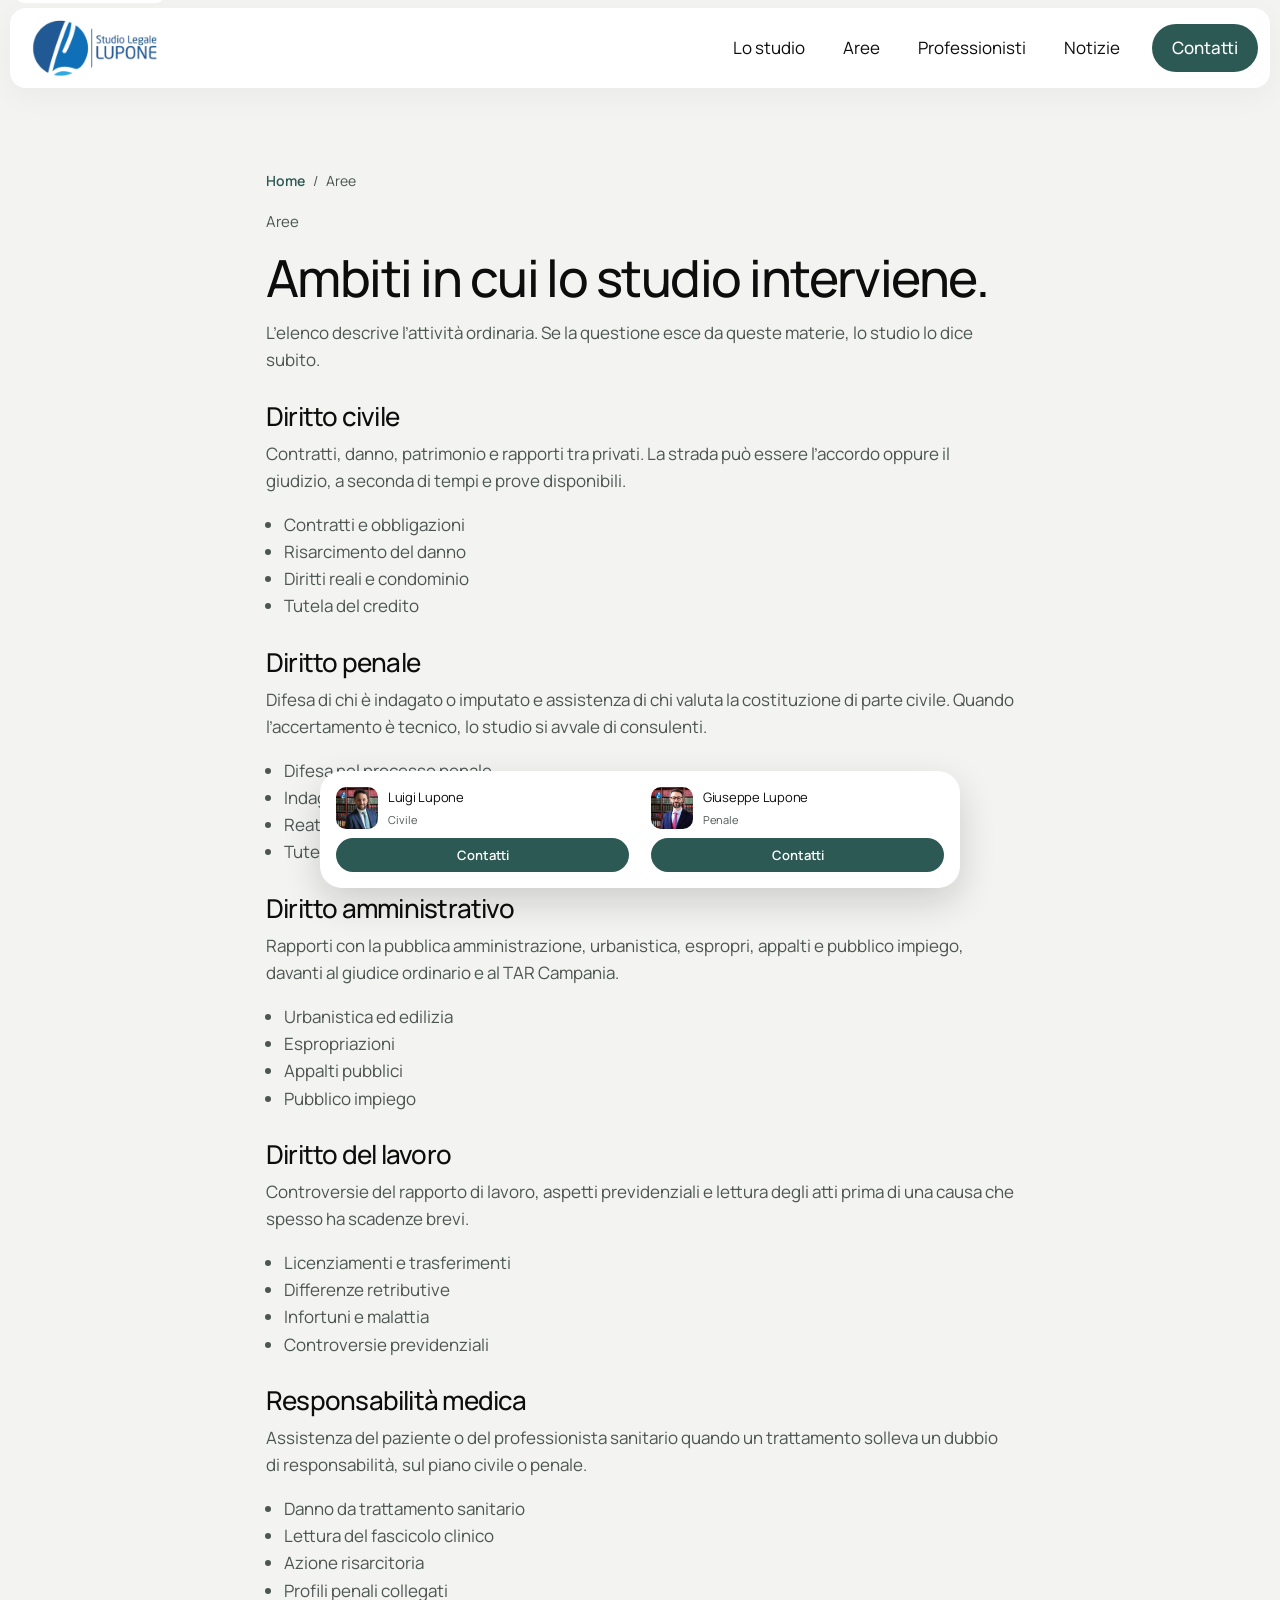
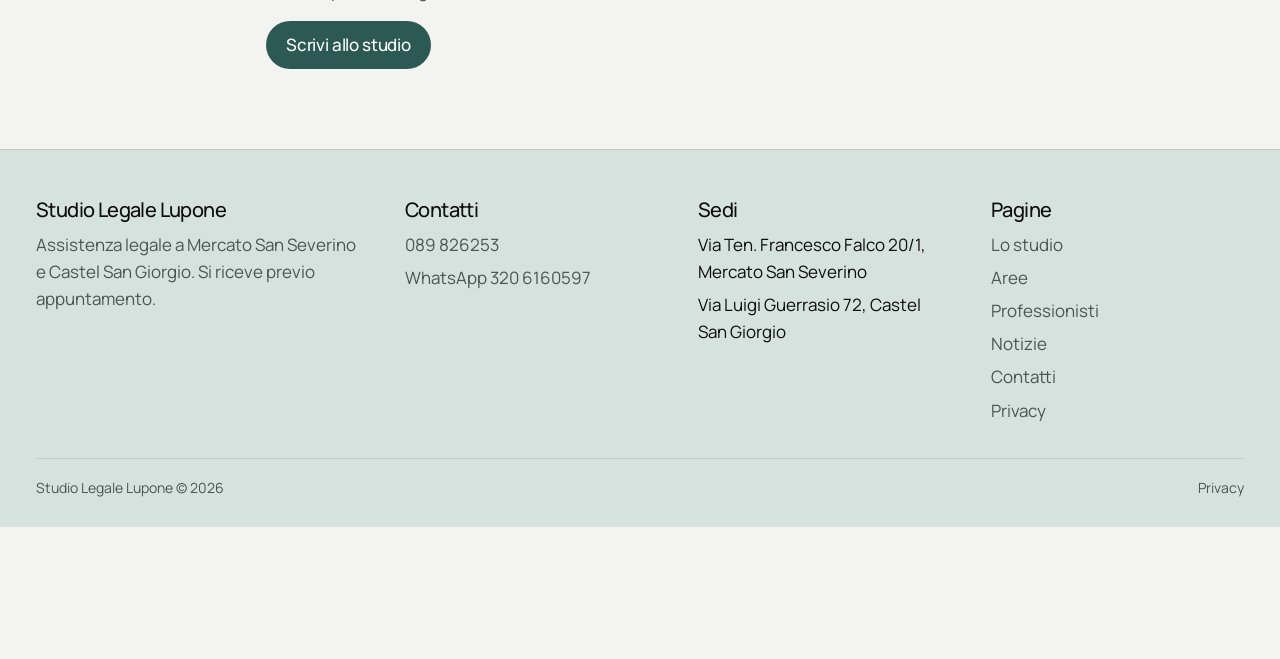
<file: aree.html>
<!DOCTYPE html>
<html lang="it">
<head>
  <meta charset="utf-8">
  <meta name="viewport" content="width=device-width, initial-scale=1">
  <title>Aree di attività | Studio Legale Lupone</title>
  <meta name="description" content="Civile, penale, amministrativo, lavoro e responsabilità medica: gli ambiti in cui lo Studio Legale Lupone interviene.">
  <meta name="robots" content="index, follow">
  <link rel="canonical" href="https://studiolegalelupone.it/aree.html">
  <meta property="og:type" content="website">
  <meta property="og:locale" content="it_IT">
  <meta property="og:site_name" content="Studio Legale Lupone">
  <meta property="og:title" content="Aree di attività | Studio Legale Lupone">
  <meta property="og:description" content="Civile, penale, amministrativo, lavoro e responsabilità medica.">
  <meta property="og:url" content="https://studiolegalelupone.it/aree.html">
  <meta property="og:image" content="https://studiolegalelupone.it/assets/studio-panorama.jpg">
  <meta name="twitter:card" content="summary_large_image">
  <meta name="theme-color" content="#f3f4f2">
  <link rel="icon" href="assets/favicon.png" type="image/png">
  <link rel="stylesheet" href="css/styles.css">
  <script type="application/ld+json">
  {"@context":"https://schema.org","@type":"BreadcrumbList","itemListElement":[{"@type":"ListItem","position":1,"name":"Home","item":"https://studiolegalelupone.it/"},{"@type":"ListItem","position":2,"name":"Aree","item":"https://studiolegalelupone.it/aree.html"}]}
  </script>
</head>
<body>
  <a class="skip" href="#contenuto">Vai al contenuto</a>
  <header class="topbar">
    <nav class="nav" aria-label="Principale">
      <a class="logo" href="index.html"><img src="assets/logo.png" alt="Studio Legale Lupone"></a>
      <ul class="nav-links" id="menu">
        <li><a href="studio.html">Lo studio</a></li>
        <li><a href="aree.html" aria-current="page">Aree</a></li>
        <li><a href="professionisti.html">Professionisti</a></li>
        <li><a href="notizie.html">Notizie</a></li>
      </ul>
      <a class="btn" href="contatti.html">Contatti</a>
      <button class="menu-toggle" type="button" aria-expanded="false" aria-controls="menu" aria-label="Apri il menu"><span></span></button>
    </nav>
  </header>
  <main class="page" id="contenuto">
    <nav class="crumbs" aria-label="Percorso"><a href="index.html">Home</a><span aria-hidden="true">/</span><span>Aree</span></nav>
    <p class="eyebrow">Aree</p>
    <h1>Ambiti in cui lo studio interviene.</h1>
    <p>L’elenco descrive l’attività ordinaria. Se la questione esce da queste materie, lo studio lo dice subito.</p>

    <h2>Diritto civile</h2>
    <p>Contratti, danno, patrimonio e rapporti tra privati. La strada può essere l’accordo oppure il giudizio, a seconda di tempi e prove disponibili.</p>
    <ul>
      <li>Contratti e obbligazioni</li>
      <li>Risarcimento del danno</li>
      <li>Diritti reali e condominio</li>
      <li>Tutela del credito</li>
    </ul>

    <h2>Diritto penale</h2>
    <p>Difesa di chi è indagato o imputato e assistenza di chi valuta la costituzione di parte civile. Quando l’accertamento è tecnico, lo studio si avvale di consulenti.</p>
    <ul>
      <li>Difesa nel processo penale</li>
      <li>Indagini difensive</li>
      <li>Reati contro la persona e il patrimonio</li>
      <li>Tutela penale della salute</li>
    </ul>

    <h2>Diritto amministrativo</h2>
    <p>Rapporti con la pubblica amministrazione, urbanistica, espropri, appalti e pubblico impiego, davanti al giudice ordinario e al TAR Campania.</p>
    <ul>
      <li>Urbanistica ed edilizia</li>
      <li>Espropriazioni</li>
      <li>Appalti pubblici</li>
      <li>Pubblico impiego</li>
    </ul>

    <h2>Diritto del lavoro</h2>
    <p>Controversie del rapporto di lavoro, aspetti previdenziali e lettura degli atti prima di una causa che spesso ha scadenze brevi.</p>
    <ul>
      <li>Licenziamenti e trasferimenti</li>
      <li>Differenze retributive</li>
      <li>Infortuni e malattia</li>
      <li>Controversie previdenziali</li>
    </ul>

    <h2>Responsabilità medica</h2>
    <p>Assistenza del paziente o del professionista sanitario quando un trattamento solleva un dubbio di responsabilità, sul piano civile o penale.</p>
    <ul>
      <li>Danno da trattamento sanitario</li>
      <li>Lettura del fascicolo clinico</li>
      <li>Azione risarcitoria</li>
      <li>Profili penali collegati</li>
    </ul>
    <p><a class="btn" href="contatti.html">Scrivi allo studio</a></p>
  </main>
  <footer class="footer">
    <div class="footer-grid">
      <div>
        <h2>Studio Legale Lupone</h2>
        <p>Assistenza legale a Mercato San Severino e Castel San Giorgio. Si riceve previo appuntamento.</p>
      </div>
      <div>
        <h2>Contatti</h2>
        <ul>
          <li><a href="tel:+39089826253">089 826253</a></li>
          <li><a href="https://wa.me/393206160597" target="_blank" rel="noopener">WhatsApp 320 6160597</a></li>
        </ul>
      </div>
      <div>
        <h2>Sedi</h2>
        <ul>
          <li>Via Ten. Francesco Falco 20/1, Mercato San Severino</li>
          <li>Via Luigi Guerrasio 72, Castel San Giorgio</li>
        </ul>
      </div>
      <div>
        <h2>Pagine</h2>
        <ul>
          <li><a href="studio.html">Lo studio</a></li>
          <li><a href="aree.html" aria-current="page">Aree</a></li>
          <li><a href="professionisti.html">Professionisti</a></li>
          <li><a href="notizie.html">Notizie</a></li>
          <li><a href="contatti.html">Contatti</a></li>
          <li><a href="privacy.html">Privacy</a></li>
        </ul>
      </div>
    </div>
    <div class="legal">
      <span>Studio Legale Lupone © 2026</span>
      <a href="privacy.html">Privacy</a>
    </div>
  </footer>
  <aside class="dock" id="dock" aria-label="Contatto rapido" inert>
    <a class="dock-person" href="https://wa.me/393206160597?text=Buongiorno%2C%20vorrei%20un%20appuntamento%20con%20l%27avv.%20Luigi%20Lupone." target="_blank" rel="noopener">
      <img src="assets/luigi.jpg" alt="">
      <strong>Luigi Lupone</strong>
      <small>Civile</small>
      <span class="dock-cta">Contatti</span>
    </a>
    <a class="dock-person" href="https://wa.me/393206160597?text=Buongiorno%2C%20vorrei%20un%20appuntamento%20con%20l%27avv.%20Giuseppe%20Lupone." target="_blank" rel="noopener">
      <img src="assets/giuseppe.jpg" alt="">
      <strong>Giuseppe Lupone</strong>
      <small>Penale</small>
      <span class="dock-cta">Contatti</span>
    </a>
  </aside>
  <script src="js/main.js"></script>
</body>
</html>
</file>
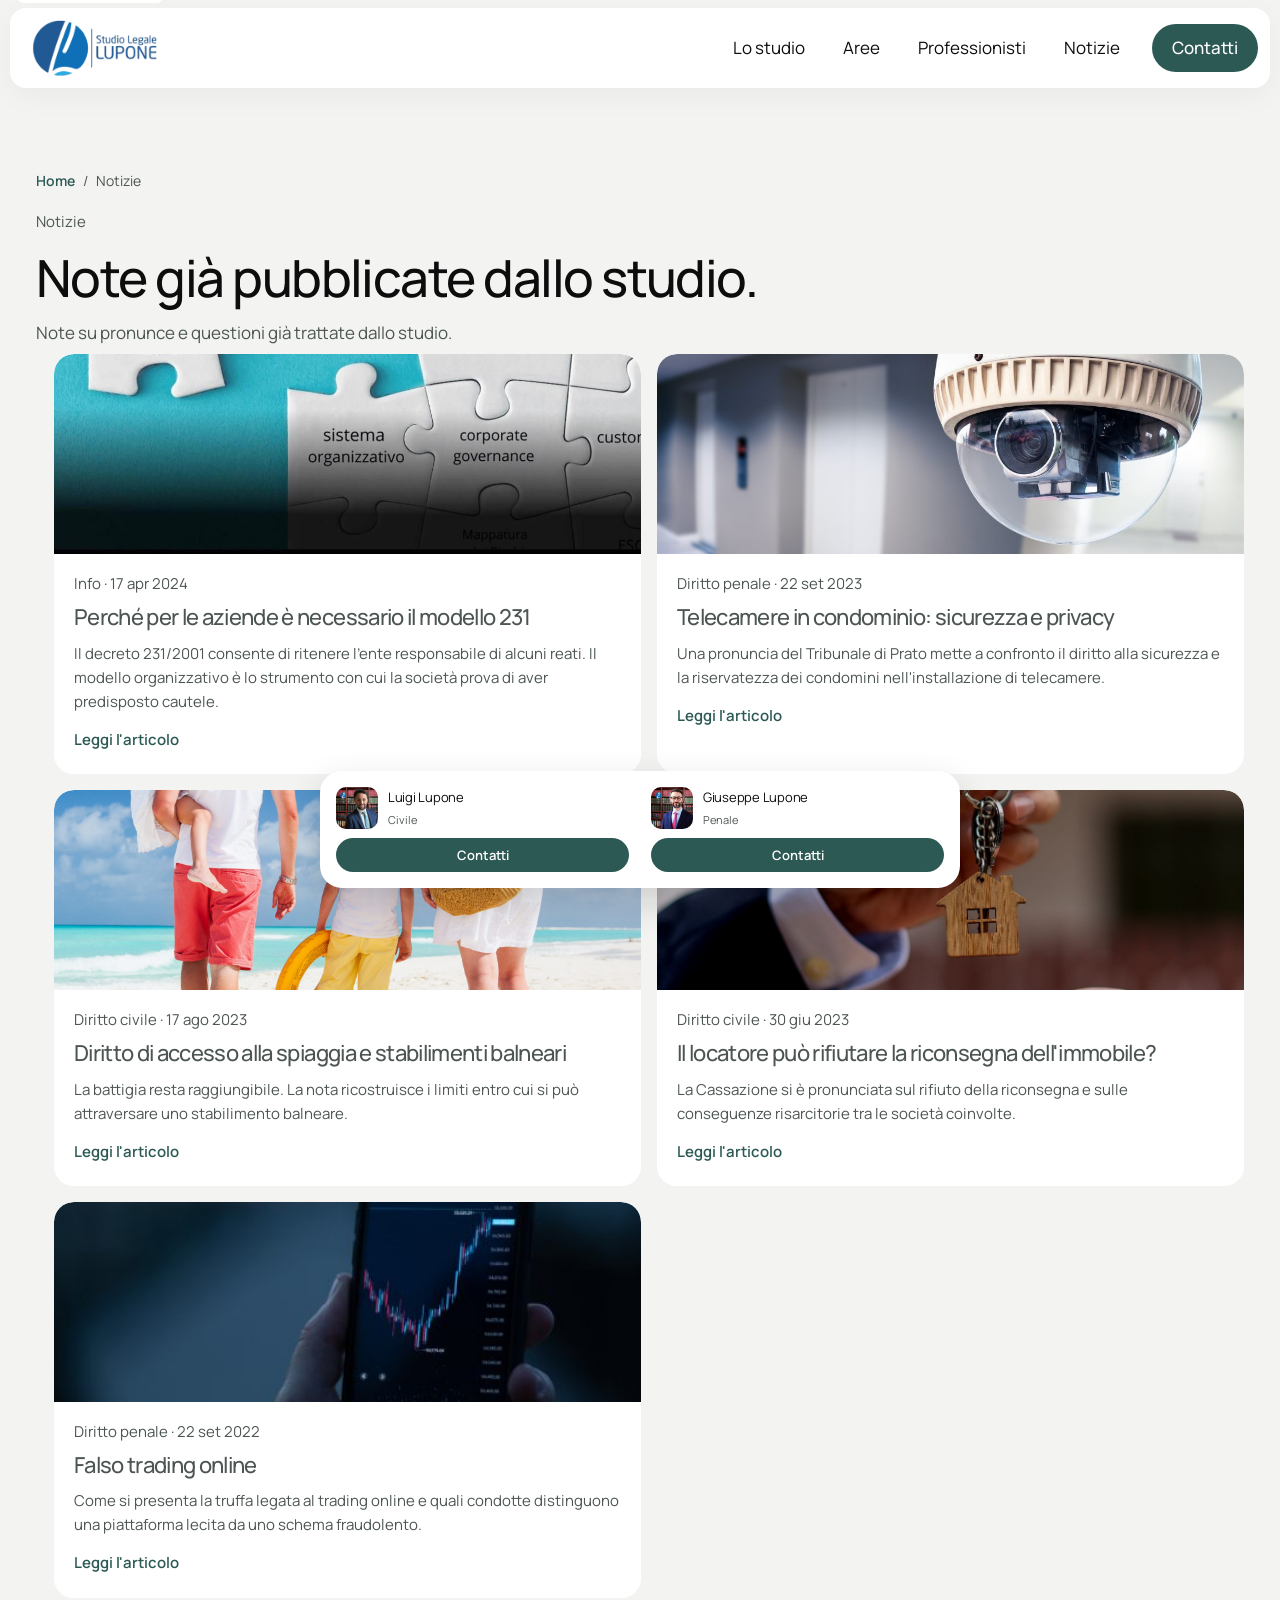
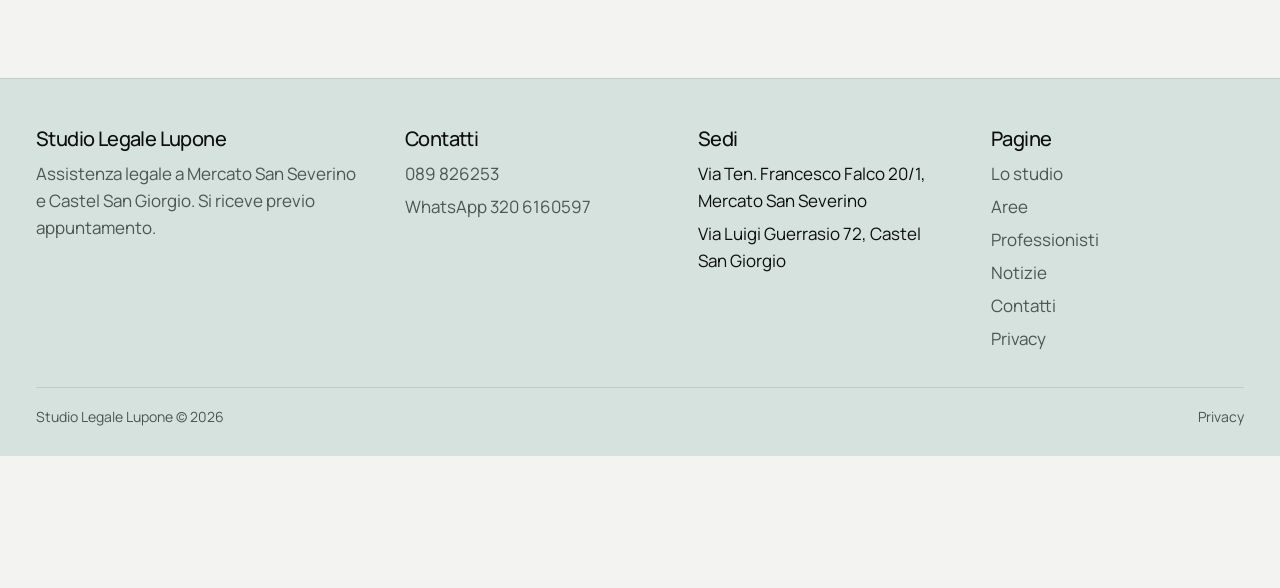
<file: articolo.html>
<!DOCTYPE html>
<html lang="it">
<head>
  <meta charset="utf-8">
  <meta name="viewport" content="width=device-width, initial-scale=1">
  <title>Notizie | Studio Legale Lupone</title>
  <meta name="robots" content="noindex">
  <link rel="canonical" href="https://studiolegalelupone.it/notizie.html">
  <script>
    (function () {
      var slug = new URLSearchParams(location.search).get("slug");
      location.replace(slug ? "notizie/" + encodeURIComponent(slug) + ".html" : "notizie.html");
    })();
  </script>
  <meta http-equiv="refresh" content="0; url=notizie.html">
</head>
<body>
  <p><a href="notizie.html">Vai alle notizie</a></p>
</body>
</html>
</file>
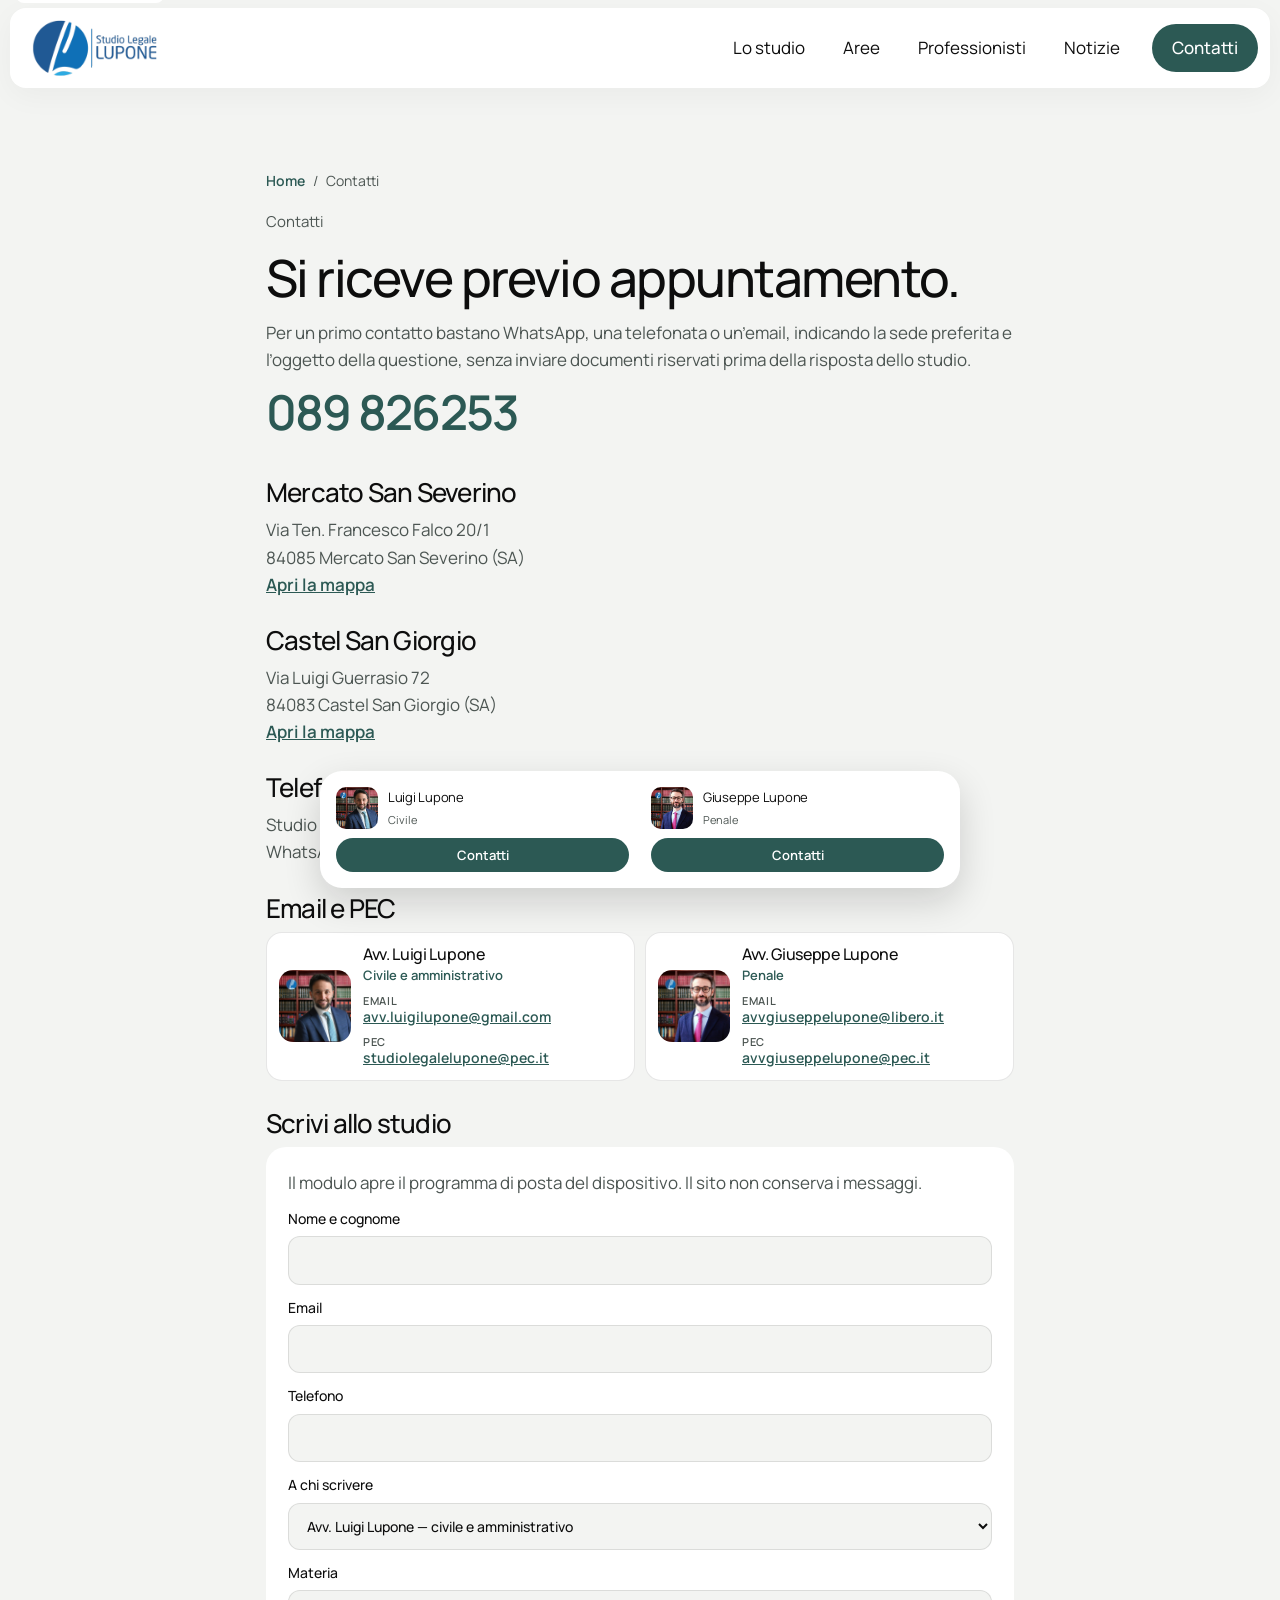
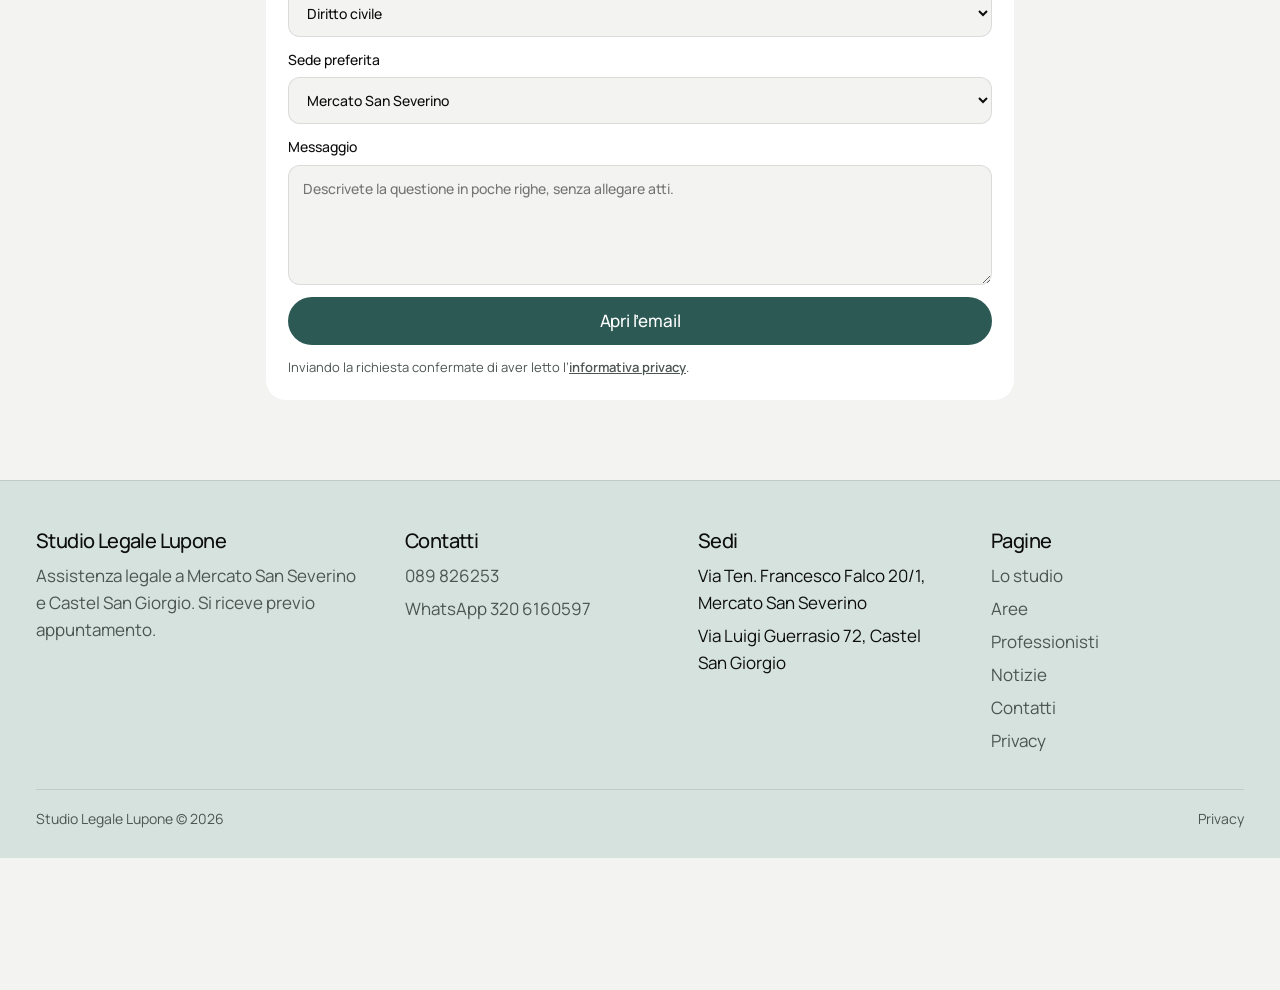
<file: contatti.html>
<!DOCTYPE html>
<html lang="it">
<head>
  <meta charset="utf-8">
  <meta name="viewport" content="width=device-width, initial-scale=1">
  <title>Contatti | Studio Legale Lupone</title>
  <meta name="description" content="Si riceve previo appuntamento a Mercato San Severino e Castel San Giorgio. Telefono 089 826253.">
  <meta name="robots" content="index, follow">
  <link rel="canonical" href="https://studiolegalelupone.it/contatti.html">
  <meta property="og:type" content="website">
  <meta property="og:locale" content="it_IT">
  <meta property="og:site_name" content="Studio Legale Lupone">
  <meta property="og:title" content="Contatti | Studio Legale Lupone">
  <meta property="og:description" content="Si riceve previo appuntamento a Mercato San Severino e Castel San Giorgio. Telefono 089 826253.">
  <meta property="og:url" content="https://studiolegalelupone.it/contatti.html">
  <meta property="og:image" content="https://studiolegalelupone.it/assets/studio-panorama.jpg">
  <meta name="twitter:card" content="summary_large_image">
  <meta name="theme-color" content="#f3f4f2">
  <link rel="icon" href="assets/favicon.png" type="image/png">
  <link rel="stylesheet" href="css/styles.css">
  <script type="application/ld+json">
  {"@context":"https://schema.org","@type":"BreadcrumbList","itemListElement":[{"@type":"ListItem","position":1,"name":"Home","item":"https://studiolegalelupone.it/"},{"@type":"ListItem","position":2,"name":"Contatti","item":"https://studiolegalelupone.it/contatti.html"}]}
  </script>
</head>
<body>
  <a class="skip" href="#contenuto">Vai al contenuto</a>
  <header class="topbar">
    <nav class="nav" aria-label="Principale">
      <a class="logo" href="index.html"><img src="assets/logo.png" alt="Studio Legale Lupone"></a>
      <ul class="nav-links" id="menu">
        <li><a href="studio.html">Lo studio</a></li>
        <li><a href="aree.html">Aree</a></li>
        <li><a href="professionisti.html">Professionisti</a></li>
        <li><a href="notizie.html">Notizie</a></li>
      </ul>
      <a class="btn" href="contatti.html" aria-current="page">Contatti</a>
      <button class="menu-toggle" type="button" aria-expanded="false" aria-controls="menu" aria-label="Apri il menu"><span></span></button>
    </nav>
  </header>
  <main class="page" id="contenuto">
    <nav class="crumbs" aria-label="Percorso"><a href="index.html">Home</a><span aria-hidden="true">/</span><span>Contatti</span></nav>
    <p class="eyebrow">Contatti</p>
    <h1>Si riceve previo appuntamento.</h1>
    <p>Per un primo contatto bastano WhatsApp, una telefonata o un’email, indicando la sede preferita e l’oggetto della questione, senza inviare documenti riservati prima della risposta dello studio.</p>
    <p><a class="phone" href="tel:+39089826253">089 826253</a></p>

    <h2>Mercato San Severino</h2>
    <p>Via Ten. Francesco Falco 20/1<br>84085 Mercato San Severino (SA)</p>
    <p><a href="https://www.google.com/maps/search/?api=1&amp;query=Via+Ten.+Francesco+Falco+20%2F1+84085+Mercato+San+Severino" target="_blank" rel="noopener">Apri la mappa</a></p>

    <h2>Castel San Giorgio</h2>
    <p>Via Luigi Guerrasio 72<br>84083 Castel San Giorgio (SA)</p>
    <p><a href="https://www.google.com/maps/search/?api=1&amp;query=Via+Luigi+Guerrasio+72+84083+Castel+San+Giorgio" target="_blank" rel="noopener">Apri la mappa</a></p>

    <h2>Telefono e WhatsApp</h2>
    <p>Studio <a href="tel:+39089826253">089 826253</a><br>
      WhatsApp <a href="https://wa.me/393206160597" target="_blank" rel="noopener">320 6160597</a></p>

    <h2>Email e PEC</h2>
    <div class="lawyers">
      <article class="lawyer">
        <img src="assets/luigi.jpg" alt="" width="72" height="72">
        <div>
          <h4>Avv. Luigi Lupone</h4>
          <p class="lawyer-role">Civile e amministrativo</p>
          <dl>
            <div>
              <dt>Email</dt>
              <dd><a href="mailto:avv.luigilupone@gmail.com">avv.luigilupone@gmail.com</a></dd>
            </div>
            <div>
              <dt>PEC</dt>
              <dd><a href="mailto:studiolegalelupone@pec.it">studiolegalelupone@pec.it</a></dd>
            </div>
          </dl>
        </div>
      </article>
      <article class="lawyer">
        <img src="assets/giuseppe.jpg" alt="" width="72" height="72">
        <div>
          <h4>Avv. Giuseppe Lupone</h4>
          <p class="lawyer-role">Penale</p>
          <dl>
            <div>
              <dt>Email</dt>
              <dd><a href="mailto:avvgiuseppelupone@libero.it">avvgiuseppelupone@libero.it</a></dd>
            </div>
            <div>
              <dt>PEC</dt>
              <dd><a href="mailto:avvgiuseppelupone@pec.it">avvgiuseppelupone@pec.it</a></dd>
            </div>
          </dl>
        </div>
      </article>
    </div>

    <h2>Scrivi allo studio</h2>
    <form class="panel form" id="richiesta">
      <p>Il modulo apre il programma di posta del dispositivo. Il sito non conserva i messaggi.</p>
      <label>Nome e cognome
        <input name="nome" required autocomplete="name">
      </label>
      <label>Email
        <input name="email" type="email" required autocomplete="email">
      </label>
      <label>Telefono
        <input name="telefono" type="tel" autocomplete="tel">
      </label>
      <label>A chi scrivere
        <select name="destinatario" id="destinatario">
          <option value="avv.luigilupone@gmail.com">Avv. Luigi Lupone — civile e amministrativo</option>
          <option value="avvgiuseppelupone@libero.it">Avv. Giuseppe Lupone — penale</option>
        </select>
      </label>
      <label>Materia
        <select name="materia" id="materia">
          <option>Diritto civile</option>
          <option>Diritto penale</option>
          <option>Diritto amministrativo</option>
          <option>Diritto del lavoro</option>
          <option>Responsabilità medica</option>
          <option>Altro</option>
        </select>
      </label>
      <label>Sede preferita
        <select name="sede">
          <option>Mercato San Severino</option>
          <option>Castel San Giorgio</option>
          <option>Da concordare</option>
        </select>
      </label>
      <label>Messaggio
        <textarea name="messaggio" required placeholder="Descrivete la questione in poche righe, senza allegare atti."></textarea>
      </label>
      <button class="btn" type="submit">Apri l’email</button>
      <p class="hint">Inviando la richiesta confermate di aver letto l’<a href="privacy.html">informativa privacy</a>.</p>
    </form>
  </main>
  <footer class="footer">
    <div class="footer-grid">
      <div>
        <h2>Studio Legale Lupone</h2>
        <p>Assistenza legale a Mercato San Severino e Castel San Giorgio. Si riceve previo appuntamento.</p>
      </div>
      <div>
        <h2>Contatti</h2>
        <ul>
          <li><a href="tel:+39089826253">089 826253</a></li>
          <li><a href="https://wa.me/393206160597" target="_blank" rel="noopener">WhatsApp 320 6160597</a></li>
        </ul>
      </div>
      <div>
        <h2>Sedi</h2>
        <ul>
          <li>Via Ten. Francesco Falco 20/1, Mercato San Severino</li>
          <li>Via Luigi Guerrasio 72, Castel San Giorgio</li>
        </ul>
      </div>
      <div>
        <h2>Pagine</h2>
        <ul>
          <li><a href="studio.html">Lo studio</a></li>
          <li><a href="aree.html">Aree</a></li>
          <li><a href="professionisti.html">Professionisti</a></li>
          <li><a href="notizie.html">Notizie</a></li>
          <li><a href="contatti.html" aria-current="page">Contatti</a></li>
          <li><a href="privacy.html">Privacy</a></li>
        </ul>
      </div>
    </div>
    <div class="legal">
      <span>Studio Legale Lupone © 2026</span>
      <a href="privacy.html">Privacy</a>
    </div>
  </footer>
  <aside class="dock" id="dock" aria-label="Contatto rapido" inert>
    <a class="dock-person" href="https://wa.me/393206160597?text=Buongiorno%2C%20vorrei%20un%20appuntamento%20con%20l%27avv.%20Luigi%20Lupone." target="_blank" rel="noopener">
      <img src="assets/luigi.jpg" alt="">
      <strong>Luigi Lupone</strong>
      <small>Civile</small>
      <span class="dock-cta">Contatti</span>
    </a>
    <a class="dock-person" href="https://wa.me/393206160597?text=Buongiorno%2C%20vorrei%20un%20appuntamento%20con%20l%27avv.%20Giuseppe%20Lupone." target="_blank" rel="noopener">
      <img src="assets/giuseppe.jpg" alt="">
      <strong>Giuseppe Lupone</strong>
      <small>Penale</small>
      <span class="dock-cta">Contatti</span>
    </a>
  </aside>
  <script src="js/main.js"></script>
</body>
</html>
</file>
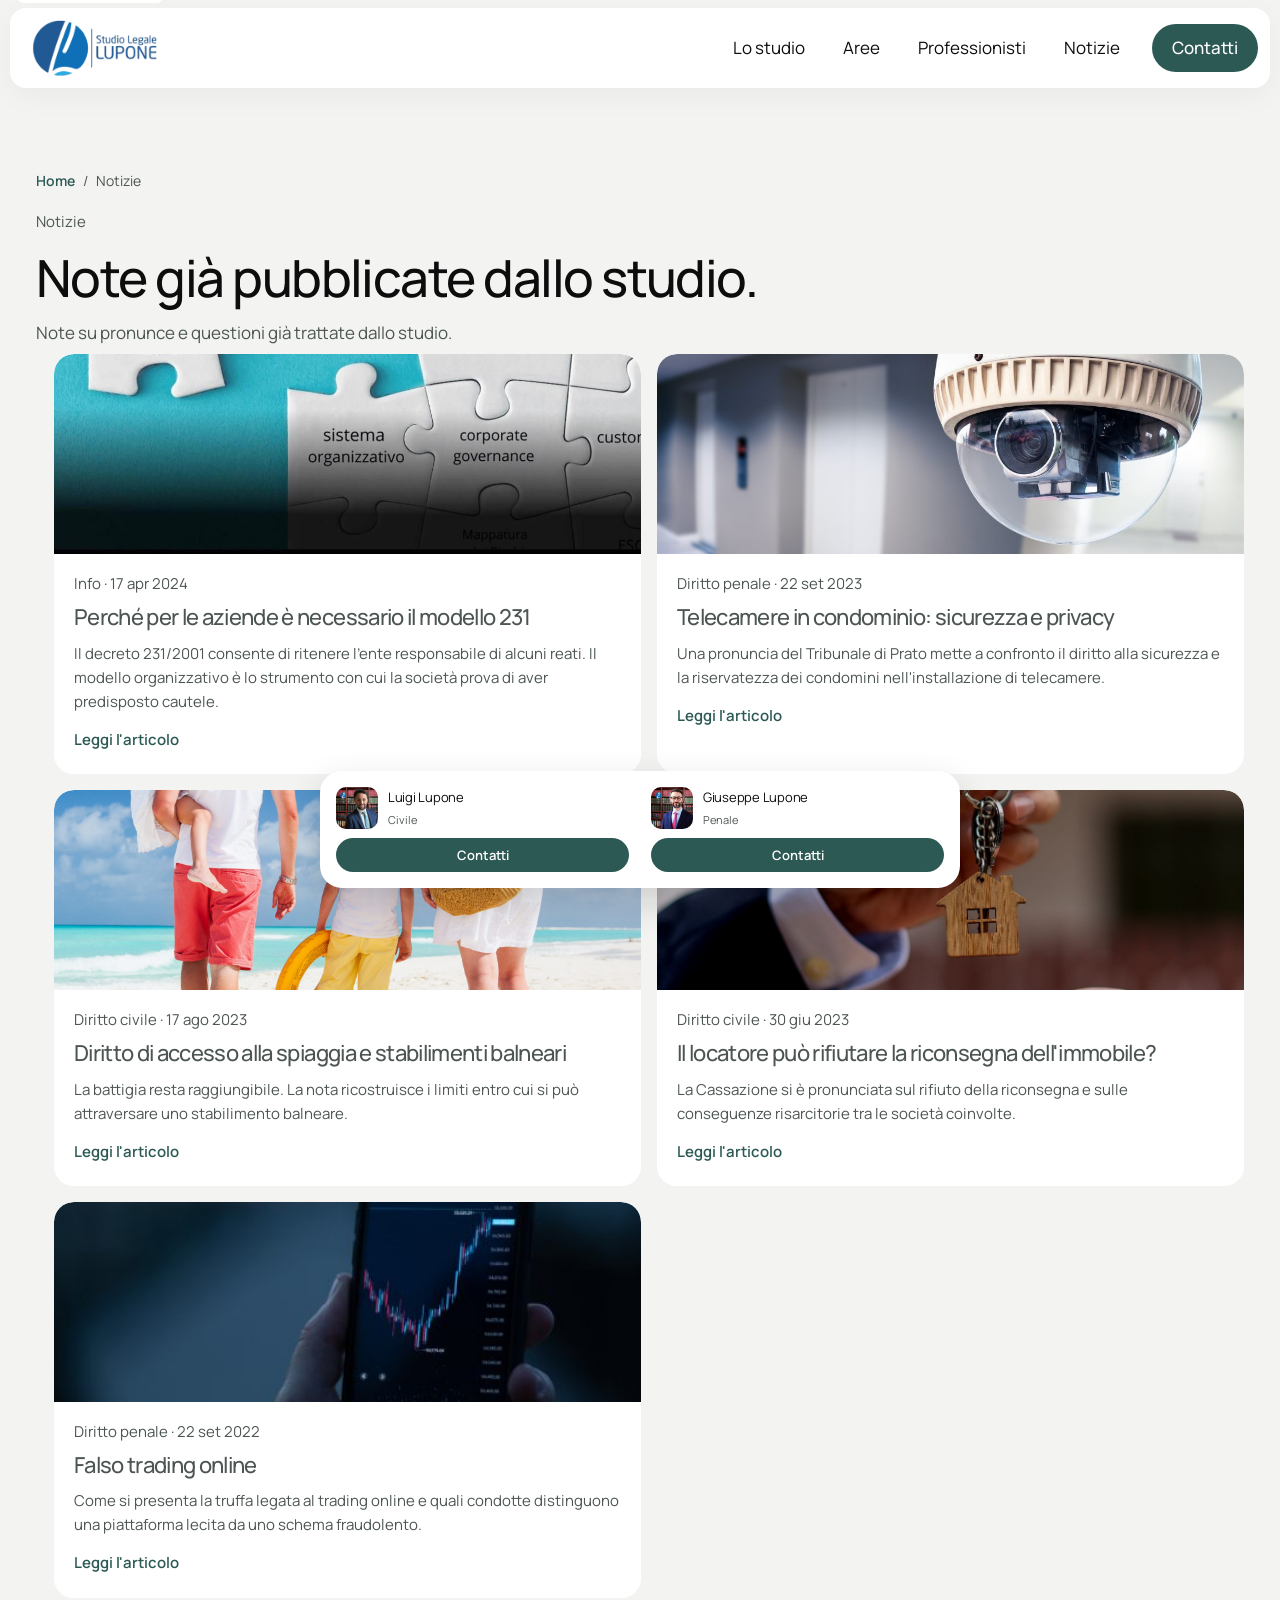
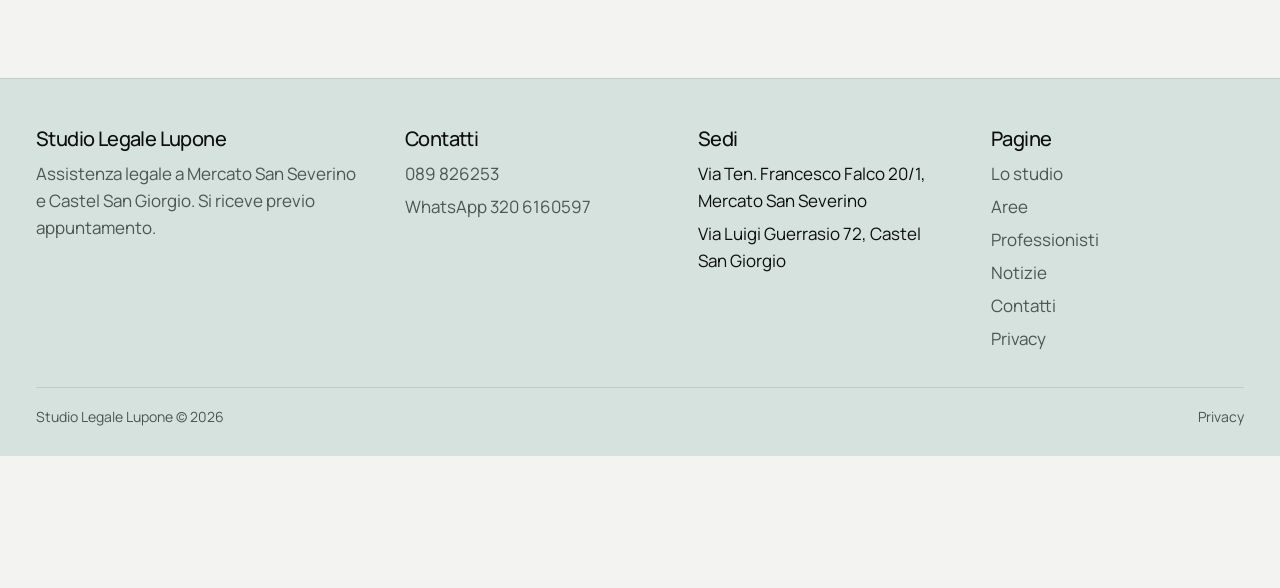
<file: notizie.html>
<!DOCTYPE html>
<html lang="it">
<head>

  <meta charset="utf-8">
  <meta name="viewport" content="width=device-width, initial-scale=1">
  <title>Notizie | Studio Legale Lupone</title>
  <meta name="description" content="Note dello Studio Legale Lupone su pronunce e questioni di diritto civile, penale e amministrativo.">
  <meta name="robots" content="index, follow">
  <link rel="canonical" href="https://studiolegalelupone.it/notizie.html">
  <meta property="og:locale" content="it_IT">
  <meta property="og:site_name" content="Studio Legale Lupone">
  <meta property="og:title" content="Notizie | Studio Legale Lupone">
  <meta property="og:description" content="Note dello Studio Legale Lupone su pronunce e questioni di diritto civile, penale e amministrativo.">
  <meta property="og:url" content="https://studiolegalelupone.it/notizie.html">
  <meta property="og:image" content="https://studiolegalelupone.it/assets/studio-panorama.jpg">
  <meta name="twitter:card" content="summary_large_image">
  <meta name="theme-color" content="#f3f4f2">
    
  <meta property="og:type" content="website">
  <link rel="icon" href="assets/favicon.png" type="image/png">
  <link rel="stylesheet" href="css/styles.css">
  <script type="application/ld+json">
  {"@context": "https://schema.org", "@type": "BreadcrumbList", "itemListElement": [{"@type": "ListItem", "position": 1, "name": "Home", "item": "https://studiolegalelupone.it/"}, {"@type": "ListItem", "position": 2, "name": "Notizie", "item": "https://studiolegalelupone.it/notizie.html"}]}
  </script>
  <script type="application/ld+json">
  {"@context": "https://schema.org", "@type": "ItemList", "itemListElement": [{"@type": "ListItem", "position": 1, "name": "Perché per le aziende è necessario il modello 231", "url": "https://studiolegalelupone.it/notizie/modello-231.html"}, {"@type": "ListItem", "position": 2, "name": "Telecamere in condominio: sicurezza e privacy", "url": "https://studiolegalelupone.it/notizie/telecamere-condominio.html"}, {"@type": "ListItem", "position": 3, "name": "Diritto di accesso alla spiaggia e stabilimenti balneari", "url": "https://studiolegalelupone.it/notizie/accesso-spiaggia.html"}, {"@type": "ListItem", "position": 4, "name": "Il locatore può rifiutare la riconsegna dell'immobile?", "url": "https://studiolegalelupone.it/notizie/riconsegna-immobile.html"}, {"@type": "ListItem", "position": 5, "name": "Falso trading online", "url": "https://studiolegalelupone.it/notizie/falso-trading-online.html"}]}
  </script>
</head>
<body>
  <a class="skip" href="#contenuto">Vai al contenuto</a>
  <header class="topbar">
    <nav class="nav" aria-label="Principale">
      <a class="logo" href="index.html"><img src="assets/logo.png" alt="Studio Legale Lupone"></a>
      <ul class="nav-links" id="menu">
        <li><a href="studio.html">Lo studio</a></li>
        <li><a href="aree.html">Aree</a></li>
        <li><a href="professionisti.html">Professionisti</a></li>
        <li><a href="notizie.html" aria-current="page">Notizie</a></li>
      </ul>
      <a class="btn" href="contatti.html">Contatti</a>
      <button class="menu-toggle" type="button" aria-expanded="false" aria-controls="menu" aria-label="Apri il menu"><span></span></button>
    
    </nav>
  </header>
  <main class="page page-wide" id="contenuto">
    <nav class="crumbs" aria-label="Percorso"><a href="index.html">Home</a><span aria-hidden="true">/</span><span>Notizie</span></nav>
    <p class="eyebrow">Notizie</p>
    <h1>Note già pubblicate dallo studio.</h1>
    <p>Note su pronunce e questioni già trattate dallo studio.</p>
    <ul class="news">
        <li><a href="notizie/modello-231.html"><img src="assets/articoli/modello-231.jpg" alt=""><div class="news-body"><p class="news-meta">Info · 17 apr 2024</p><h3>Perché per le aziende è necessario il modello 231</h3><p>Il decreto 231/2001 consente di ritenere l&#x27;ente responsabile di alcuni reati. Il modello organizzativo è lo strumento con cui la società prova di aver predisposto cautele.</p><span class="news-more">Leggi l'articolo</span></div></a></li>
        <li><a href="notizie/telecamere-condominio.html"><img src="assets/articoli/telecamere-condominio.jpg" alt=""><div class="news-body"><p class="news-meta">Diritto penale · 22 set 2023</p><h3>Telecamere in condominio: sicurezza e privacy</h3><p>Una pronuncia del Tribunale di Prato mette a confronto il diritto alla sicurezza e la riservatezza dei condomini nell&#x27;installazione di telecamere.</p><span class="news-more">Leggi l'articolo</span></div></a></li>
        <li><a href="notizie/accesso-spiaggia.html"><img src="assets/articoli/accesso-spiaggia.jpg" alt=""><div class="news-body"><p class="news-meta">Diritto civile · 17 ago 2023</p><h3>Diritto di accesso alla spiaggia e stabilimenti balneari</h3><p>La battigia resta raggiungibile. La nota ricostruisce i limiti entro cui si può attraversare uno stabilimento balneare.</p><span class="news-more">Leggi l'articolo</span></div></a></li>
        <li><a href="notizie/riconsegna-immobile.html"><img src="assets/articoli/riconsegna-immobile.jpg" alt=""><div class="news-body"><p class="news-meta">Diritto civile · 30 giu 2023</p><h3>Il locatore può rifiutare la riconsegna dell&#x27;immobile?</h3><p>La Cassazione si è pronunciata sul rifiuto della riconsegna e sulle conseguenze risarcitorie tra le società coinvolte.</p><span class="news-more">Leggi l'articolo</span></div></a></li>
        <li><a href="notizie/falso-trading-online.html"><img src="assets/articoli/falso-trading-online.jpg" alt=""><div class="news-body"><p class="news-meta">Diritto penale · 22 set 2022</p><h3>Falso trading online</h3><p>Come si presenta la truffa legata al trading online e quali condotte distinguono una piattaforma lecita da uno schema fraudolento.</p><span class="news-more">Leggi l'articolo</span></div></a></li>
    </ul>
  </main>

  <footer class="footer">
    <div class="footer-grid">
      <div>
        <h2>Studio Legale Lupone</h2>
        <p>Assistenza legale a Mercato San Severino e Castel San Giorgio. Si riceve previo appuntamento.</p>
      </div>
      <div>
        <h2>Contatti</h2>
        <ul>
          <li><a href="tel:+39089826253">089 826253</a></li>
          <li><a href="https://wa.me/393206160597" target="_blank" rel="noopener">WhatsApp 320 6160597</a></li>
        </ul>
      </div>
      <div>
        <h2>Sedi</h2>
        <ul>
          <li>Via Ten. Francesco Falco 20/1, Mercato San Severino</li>
          <li>Via Luigi Guerrasio 72, Castel San Giorgio</li>
        </ul>
      </div>
      <div>
        <h2>Pagine</h2>
        <ul>
          <li><a href="studio.html">Lo studio</a></li>
          <li><a href="aree.html">Aree</a></li>
          <li><a href="professionisti.html">Professionisti</a></li>
          <li><a href="notizie.html" aria-current="page">Notizie</a></li>
          <li><a href="contatti.html">Contatti</a></li>
          <li><a href="privacy.html">Privacy</a></li>
        </ul>
      </div>
    </div>
    <div class="legal">
      <span>Studio Legale Lupone © 2026</span>
      <a href="privacy.html">Privacy</a>
    </div>
  </footer>
    

  <aside class="dock" id="dock" aria-label="Contatto rapido" inert>
    <a class="dock-person" href="https://wa.me/393206160597?text=Buongiorno%2C%20vorrei%20un%20appuntamento%20con%20l%27avv.%20Luigi%20Lupone." target="_blank" rel="noopener">
      <img src="assets/luigi.jpg" alt="">
      <strong>Luigi Lupone</strong>
      <small>Civile</small>
      <span class="dock-cta">Contatti</span>
    </a>
    <a class="dock-person" href="https://wa.me/393206160597?text=Buongiorno%2C%20vorrei%20un%20appuntamento%20con%20l%27avv.%20Giuseppe%20Lupone." target="_blank" rel="noopener">
      <img src="assets/giuseppe.jpg" alt="">
      <strong>Giuseppe Lupone</strong>
      <small>Penale</small>
      <span class="dock-cta">Contatti</span>
    </a>
  </aside>
  <script src="js/main.js"></script>
</body>
</html>
</file>
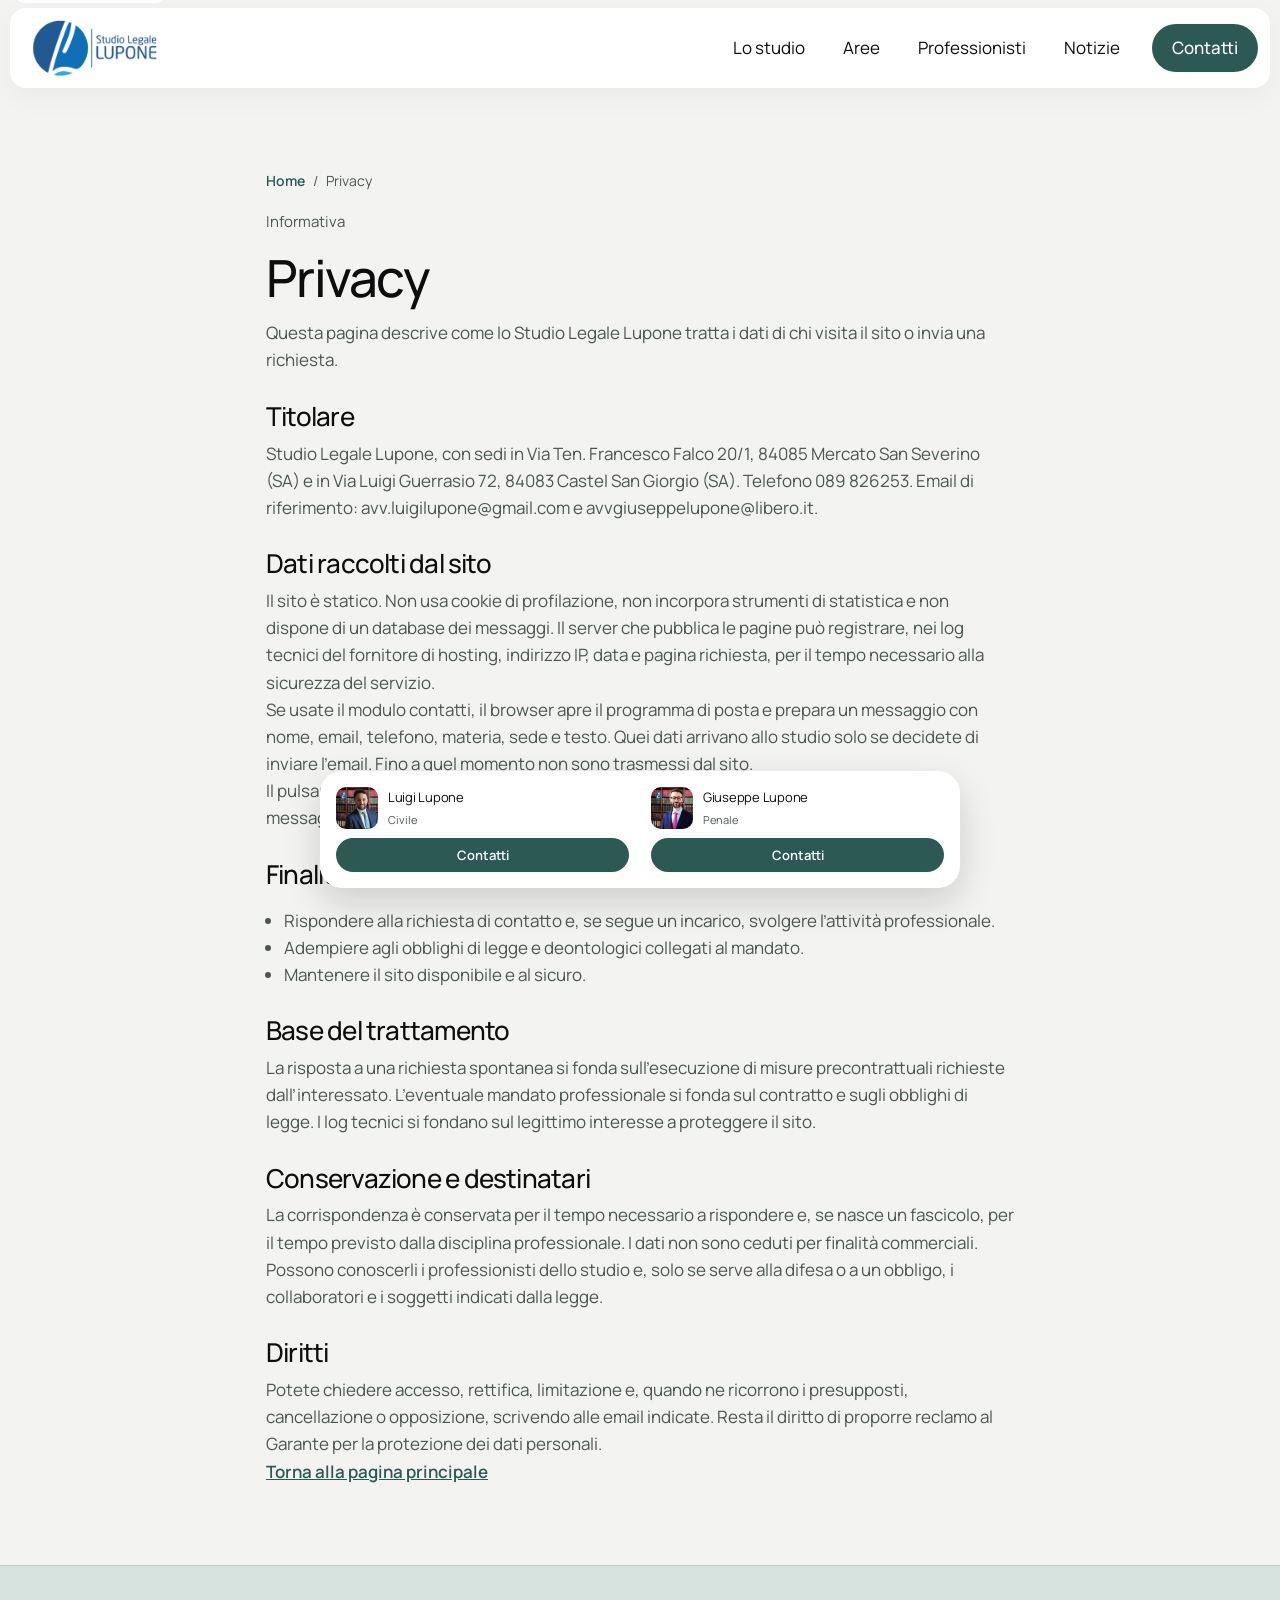
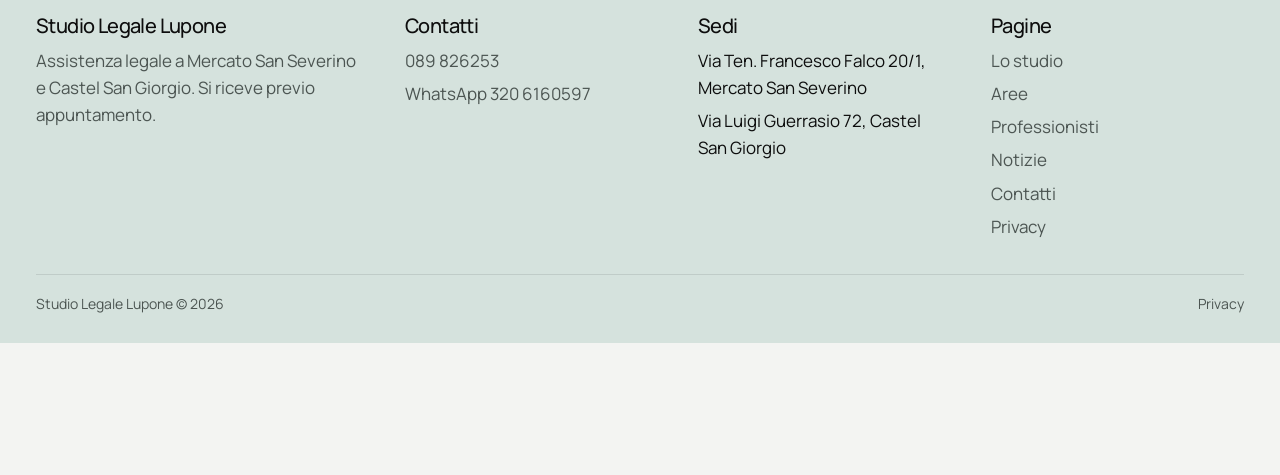
<file: privacy.html>
<!DOCTYPE html>
<html lang="it">
<head>
  <meta charset="utf-8">
  <meta name="viewport" content="width=device-width, initial-scale=1">
  <title>Privacy | Studio Legale Lupone</title>
  <meta name="description" content="Informativa sul trattamento dei dati di chi contatta lo Studio Legale Lupone.">
  <meta name="robots" content="index, follow">
  <link rel="canonical" href="https://studiolegalelupone.it/privacy.html">
  <meta property="og:type" content="website">
  <meta property="og:locale" content="it_IT">
  <meta property="og:site_name" content="Studio Legale Lupone">
  <meta property="og:title" content="Privacy | Studio Legale Lupone">
  <meta property="og:description" content="Informativa sul trattamento dei dati di chi contatta lo Studio Legale Lupone.">
  <meta property="og:url" content="https://studiolegalelupone.it/privacy.html">
  <meta property="og:image" content="https://studiolegalelupone.it/assets/studio-panorama.jpg">
  <meta name="twitter:card" content="summary_large_image">
  <meta name="theme-color" content="#f3f4f2">
  <link rel="icon" href="assets/favicon.png" type="image/png">
  <link rel="stylesheet" href="css/styles.css">
  <script type="application/ld+json">
  {"@context":"https://schema.org","@type":"BreadcrumbList","itemListElement":[{"@type":"ListItem","position":1,"name":"Home","item":"https://studiolegalelupone.it/"},{"@type":"ListItem","position":2,"name":"Privacy","item":"https://studiolegalelupone.it/privacy.html"}]}
  </script>
</head>
<body>
  <a class="skip" href="#contenuto">Vai al contenuto</a>
  <header class="topbar">
    <nav class="nav" aria-label="Principale">
      <a class="logo" href="index.html">
        <img src="assets/logo.png" alt="Studio Legale Lupone">
      </a>
      <ul class="nav-links" id="menu">
        <li><a href="studio.html">Lo studio</a></li>
        <li><a href="aree.html">Aree</a></li>
        <li><a href="professionisti.html">Professionisti</a></li>
        <li><a href="notizie.html">Notizie</a></li>
      </ul>
      <a class="btn" href="contatti.html">Contatti</a>
      <button class="menu-toggle" type="button" aria-expanded="false" aria-controls="menu" aria-label="Apri il menu">
        <span></span>
      </button>
    </nav>
  </header>

  <main class="page" id="contenuto">
    <nav class="crumbs" aria-label="Percorso"><a href="index.html">Home</a><span aria-hidden="true">/</span><span>Privacy</span></nav>
    <p class="eyebrow">Informativa</p>
    <h1>Privacy</h1>
    <p>Questa pagina descrive come lo Studio Legale Lupone tratta i dati di chi visita il sito o invia una richiesta.</p>

    <h2>Titolare</h2>
    <p>Studio Legale Lupone, con sedi in Via Ten. Francesco Falco 20/1, 84085 Mercato San Severino (SA) e in Via Luigi Guerrasio 72, 84083 Castel San Giorgio (SA). Telefono 089 826253. Email di riferimento: avv.luigilupone@gmail.com e avvgiuseppelupone@libero.it.</p>

    <h2>Dati raccolti dal sito</h2>
    <p>Il sito è statico. Non usa cookie di profilazione, non incorpora strumenti di statistica e non dispone di un database dei messaggi. Il server che pubblica le pagine può registrare, nei log tecnici del fornitore di hosting, indirizzo IP, data e pagina richiesta, per il tempo necessario alla sicurezza del servizio.</p>
    <p>Se usate il modulo contatti, il browser apre il programma di posta e prepara un messaggio con nome, email, telefono, materia, sede e testo. Quei dati arrivano allo studio solo se decidete di inviare l’email. Fino a quel momento non sono trasmessi dal sito.</p>
    <p>Il pulsante WhatsApp apre l’applicazione o il sito di WhatsApp sul numero 320 6160597. Il messaggio parte solo se lo inviate voi, ed è trattato da quel servizio.</p>

    <h2>Finalità</h2>
    <ul>
      <li>Rispondere alla richiesta di contatto e, se segue un incarico, svolgere l’attività professionale.</li>
      <li>Adempiere agli obblighi di legge e deontologici collegati al mandato.</li>
      <li>Mantenere il sito disponibile e al sicuro.</li>
    </ul>

    <h2>Base del trattamento</h2>
    <p>La risposta a una richiesta spontanea si fonda sull’esecuzione di misure precontrattuali richieste dall’interessato. L’eventuale mandato professionale si fonda sul contratto e sugli obblighi di legge. I log tecnici si fondano sul legittimo interesse a proteggere il sito.</p>

    <h2>Conservazione e destinatari</h2>
    <p>La corrispondenza è conservata per il tempo necessario a rispondere e, se nasce un fascicolo, per il tempo previsto dalla disciplina professionale. I dati non sono ceduti per finalità commerciali. Possono conoscerli i professionisti dello studio e, solo se serve alla difesa o a un obbligo, i collaboratori e i soggetti indicati dalla legge.</p>

    <h2>Diritti</h2>
    <p>Potete chiedere accesso, rettifica, limitazione e, quando ne ricorrono i presupposti, cancellazione o opposizione, scrivendo alle email indicate. Resta il diritto di proporre reclamo al Garante per la protezione dei dati personali.</p>

    <p><a href="index.html">Torna alla pagina principale</a></p>
  </main>

  <footer class="footer">
    <div class="footer-grid">
      <div>
        <h2>Studio Legale Lupone</h2>
        <p>Assistenza legale a Mercato San Severino e Castel San Giorgio. Si riceve previo appuntamento.</p>
      </div>
      <div>
        <h2>Contatti</h2>
        <ul>
          <li><a href="tel:+39089826253">089 826253</a></li>
          <li><a href="https://wa.me/393206160597" target="_blank" rel="noopener">WhatsApp 320 6160597</a></li>
        </ul>
      </div>
      <div>
        <h2>Sedi</h2>
        <ul>
          <li>Via Ten. Francesco Falco 20/1, Mercato San Severino</li>
          <li>Via Luigi Guerrasio 72, Castel San Giorgio</li>
        </ul>
      </div>
      <div>
        <h2>Pagine</h2>
        <ul>
          <li><a href="studio.html">Lo studio</a></li>
          <li><a href="aree.html">Aree</a></li>
          <li><a href="professionisti.html">Professionisti</a></li>
          <li><a href="notizie.html">Notizie</a></li>
          <li><a href="contatti.html">Contatti</a></li>
          <li><a href="privacy.html" aria-current="page">Privacy</a></li>
        </ul>
      </div>
    </div>
    <div class="legal">
      <span>Studio Legale Lupone © 2026</span>
      <a href="privacy.html">Privacy</a>
    </div>
  </footer>
  <aside class="dock" id="dock" aria-label="Contatto rapido" inert>
    <a class="dock-person" href="https://wa.me/393206160597?text=Buongiorno%2C%20vorrei%20un%20appuntamento%20con%20l%27avv.%20Luigi%20Lupone." target="_blank" rel="noopener">
      <img src="assets/luigi.jpg" alt="">
      <strong>Luigi Lupone</strong>
      <small>Civile</small>
      <span class="dock-cta">Contatti</span>
    </a>
    <a class="dock-person" href="https://wa.me/393206160597?text=Buongiorno%2C%20vorrei%20un%20appuntamento%20con%20l%27avv.%20Giuseppe%20Lupone." target="_blank" rel="noopener">
      <img src="assets/giuseppe.jpg" alt="">
      <strong>Giuseppe Lupone</strong>
      <small>Penale</small>
      <span class="dock-cta">Contatti</span>
    </a>
  </aside>
  <script src="js/main.js"></script>
</body>
</html>
</file>
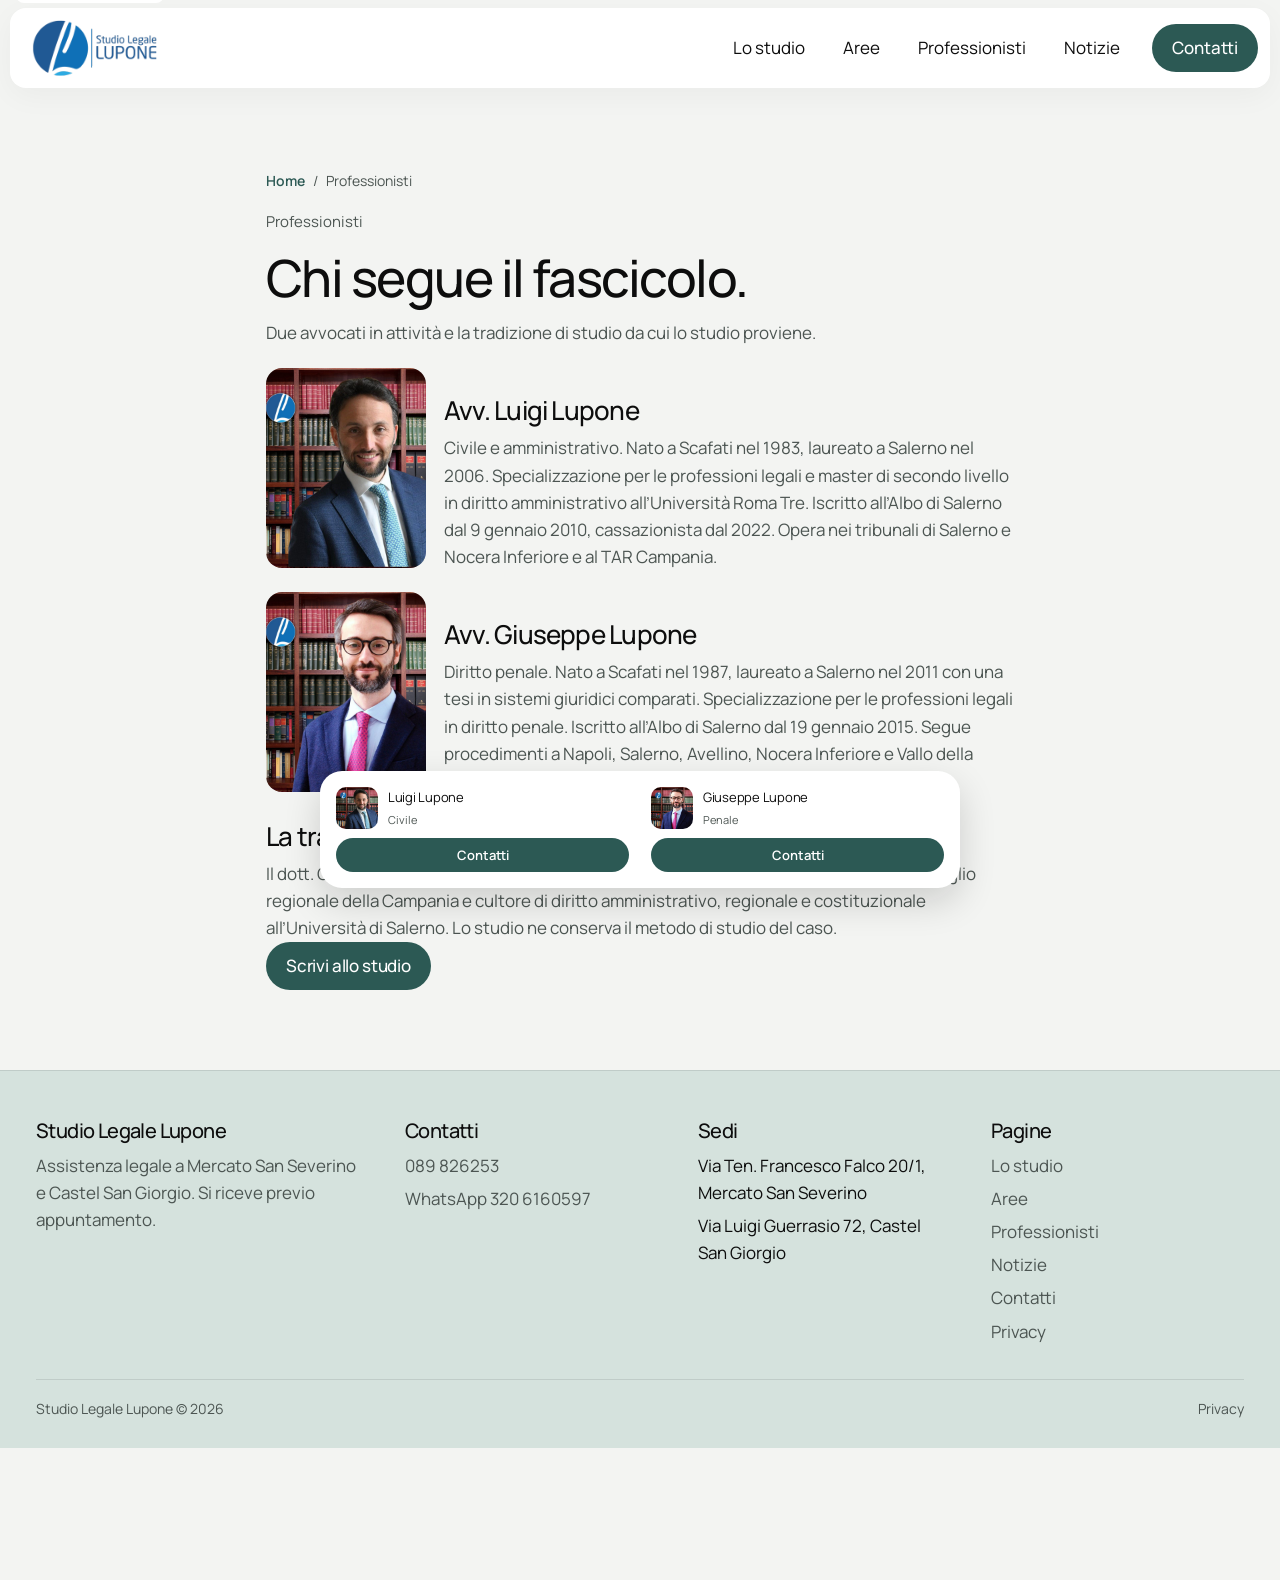
<file: professionisti.html>
<!DOCTYPE html>
<html lang="it">
<head>
  <meta charset="utf-8">
  <meta name="viewport" content="width=device-width, initial-scale=1">
  <title>Professionisti | Studio Legale Lupone</title>
  <meta name="description" content="Avv. Luigi Lupone, civile e amministrativo, e avv. Giuseppe Lupone, penale. Patrocinio in Cassazione.">
  <meta name="robots" content="index, follow">
  <link rel="canonical" href="https://studiolegalelupone.it/professionisti.html">
  <meta property="og:type" content="website">
  <meta property="og:locale" content="it_IT">
  <meta property="og:site_name" content="Studio Legale Lupone">
  <meta property="og:title" content="Professionisti | Studio Legale Lupone">
  <meta property="og:description" content="Avv. Luigi Lupone, civile e amministrativo, e avv. Giuseppe Lupone, penale.">
  <meta property="og:url" content="https://studiolegalelupone.it/professionisti.html">
  <meta property="og:image" content="https://studiolegalelupone.it/assets/studio-panorama.jpg">
  <meta name="twitter:card" content="summary_large_image">
  <meta name="theme-color" content="#f3f4f2">
  <link rel="icon" href="assets/favicon.png" type="image/png">
  <link rel="stylesheet" href="css/styles.css">
  <script type="application/ld+json">
  {"@context":"https://schema.org","@type":"BreadcrumbList","itemListElement":[{"@type":"ListItem","position":1,"name":"Home","item":"https://studiolegalelupone.it/"},{"@type":"ListItem","position":2,"name":"Professionisti","item":"https://studiolegalelupone.it/professionisti.html"}]}
  </script>
</head>
<body>
  <a class="skip" href="#contenuto">Vai al contenuto</a>
  <header class="topbar">
    <nav class="nav" aria-label="Principale">
      <a class="logo" href="index.html"><img src="assets/logo.png" alt="Studio Legale Lupone"></a>
      <ul class="nav-links" id="menu">
        <li><a href="studio.html">Lo studio</a></li>
        <li><a href="aree.html">Aree</a></li>
        <li><a href="professionisti.html" aria-current="page">Professionisti</a></li>
        <li><a href="notizie.html">Notizie</a></li>
      </ul>
      <a class="btn" href="contatti.html">Contatti</a>
      <button class="menu-toggle" type="button" aria-expanded="false" aria-controls="menu" aria-label="Apri il menu"><span></span></button>
    </nav>
  </header>
  <main class="page" id="contenuto">
    <nav class="crumbs" aria-label="Percorso"><a href="index.html">Home</a><span aria-hidden="true">/</span><span>Professionisti</span></nav>
    <p class="eyebrow">Professionisti</p>
    <h1>Chi segue il fascicolo.</h1>
    <p>Due avvocati in attività e la tradizione di studio da cui lo studio proviene.</p>

    <article class="bio">
      <img src="assets/luigi.jpg" alt="Avv. Luigi Lupone">
      <div>
        <h2>Avv. Luigi Lupone</h2>
        <p>Civile e amministrativo. Nato a Scafati nel 1983, laureato a Salerno nel 2006. Specializzazione per le professioni legali e master di secondo livello in diritto amministrativo all’Università Roma Tre. Iscritto all’Albo di Salerno dal 9 gennaio 2010, cassazionista dal 2022. Opera nei tribunali di Salerno e Nocera Inferiore e al TAR Campania.</p>
      </div>
    </article>

    <article class="bio">
      <img src="assets/giuseppe.jpg" alt="Avv. Giuseppe Lupone">
      <div>
        <h2>Avv. Giuseppe Lupone</h2>
        <p>Diritto penale. Nato a Scafati nel 1987, laureato a Salerno nel 2011 con una tesi in sistemi giuridici comparati. Specializzazione per le professioni legali in diritto penale. Iscritto all’Albo di Salerno dal 19 gennaio 2015. Segue procedimenti a Napoli, Salerno, Avellino, Nocera Inferiore e Vallo della Lucania.</p>
      </div>
    </article>

    <h2>La tradizione dello studio</h2>
    <p>Il dott. Giuseppe Lupone senior, giurista e docente, è stato segretario generale del Consiglio regionale della Campania e cultore di diritto amministrativo, regionale e costituzionale all’Università di Salerno. Lo studio ne conserva il metodo di studio del caso.</p>
    <p><a class="btn" href="contatti.html">Scrivi allo studio</a></p>
  </main>
  <footer class="footer">
    <div class="footer-grid">
      <div>
        <h2>Studio Legale Lupone</h2>
        <p>Assistenza legale a Mercato San Severino e Castel San Giorgio. Si riceve previo appuntamento.</p>
      </div>
      <div>
        <h2>Contatti</h2>
        <ul>
          <li><a href="tel:+39089826253">089 826253</a></li>
          <li><a href="https://wa.me/393206160597" target="_blank" rel="noopener">WhatsApp 320 6160597</a></li>
        </ul>
      </div>
      <div>
        <h2>Sedi</h2>
        <ul>
          <li>Via Ten. Francesco Falco 20/1, Mercato San Severino</li>
          <li>Via Luigi Guerrasio 72, Castel San Giorgio</li>
        </ul>
      </div>
      <div>
        <h2>Pagine</h2>
        <ul>
          <li><a href="studio.html">Lo studio</a></li>
          <li><a href="aree.html">Aree</a></li>
          <li><a href="professionisti.html" aria-current="page">Professionisti</a></li>
          <li><a href="notizie.html">Notizie</a></li>
          <li><a href="contatti.html">Contatti</a></li>
          <li><a href="privacy.html">Privacy</a></li>
        </ul>
      </div>
    </div>
    <div class="legal">
      <span>Studio Legale Lupone © 2026</span>
      <a href="privacy.html">Privacy</a>
    </div>
  </footer>
  <aside class="dock" id="dock" aria-label="Contatto rapido" inert>
    <a class="dock-person" href="https://wa.me/393206160597?text=Buongiorno%2C%20vorrei%20un%20appuntamento%20con%20l%27avv.%20Luigi%20Lupone." target="_blank" rel="noopener">
      <img src="assets/luigi.jpg" alt="">
      <strong>Luigi Lupone</strong>
      <small>Civile</small>
      <span class="dock-cta">Contatti</span>
    </a>
    <a class="dock-person" href="https://wa.me/393206160597?text=Buongiorno%2C%20vorrei%20un%20appuntamento%20con%20l%27avv.%20Giuseppe%20Lupone." target="_blank" rel="noopener">
      <img src="assets/giuseppe.jpg" alt="">
      <strong>Giuseppe Lupone</strong>
      <small>Penale</small>
      <span class="dock-cta">Contatti</span>
    </a>
  </aside>
  <script src="js/main.js"></script>
</body>
</html>
</file>
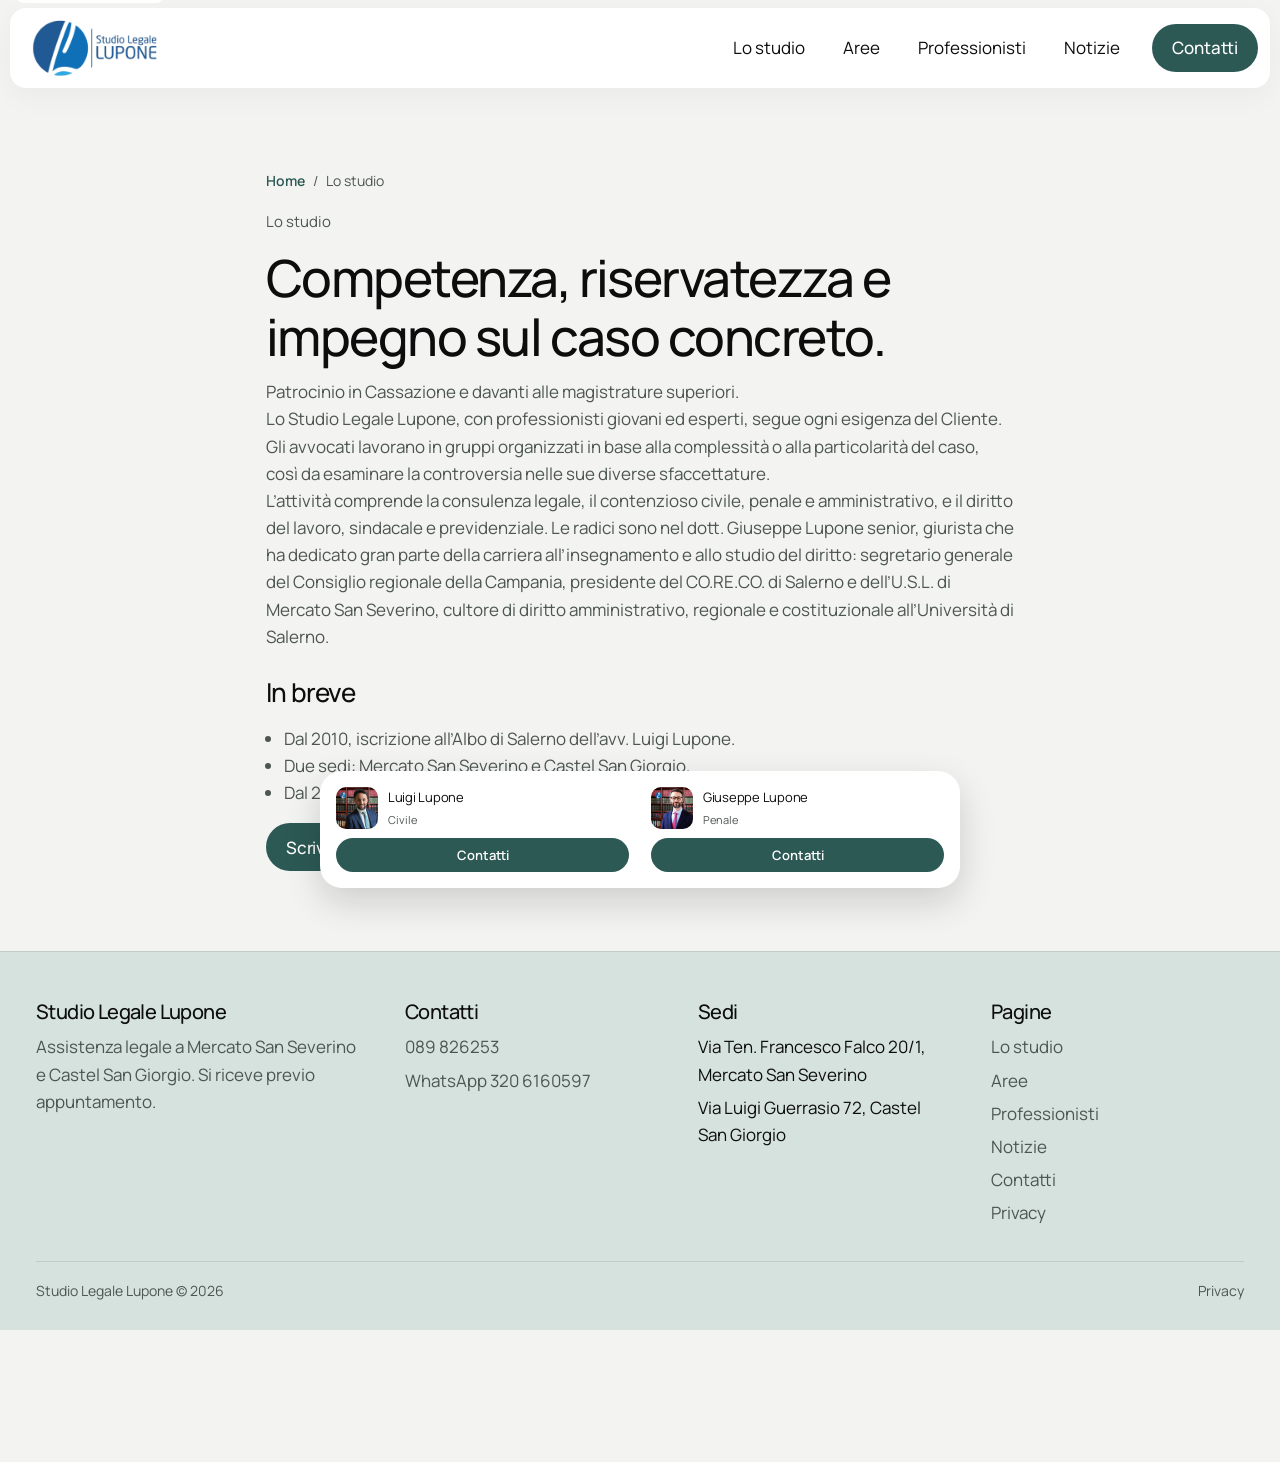
<file: studio.html>
<!DOCTYPE html>
<html lang="it">
<head>
  <meta charset="utf-8">
  <meta name="viewport" content="width=device-width, initial-scale=1">
  <title>Lo studio | Studio Legale Lupone</title>
  <meta name="description" content="Lo Studio Legale Lupone segue diritto civile, penale, amministrativo, del lavoro e responsabilità medica, con sedi a Mercato San Severino e Castel San Giorgio.">
  <meta name="robots" content="index, follow">
  <link rel="canonical" href="https://studiolegalelupone.it/studio.html">
  <meta property="og:type" content="website">
  <meta property="og:locale" content="it_IT">
  <meta property="og:site_name" content="Studio Legale Lupone">
  <meta property="og:title" content="Lo studio | Studio Legale Lupone">
  <meta property="og:description" content="Diritto civile, penale, amministrativo, del lavoro e responsabilità medica. Sedi a Mercato San Severino e Castel San Giorgio.">
  <meta property="og:url" content="https://studiolegalelupone.it/studio.html">
  <meta property="og:image" content="https://studiolegalelupone.it/assets/studio-panorama.jpg">
  <meta name="twitter:card" content="summary_large_image">
  <meta name="theme-color" content="#f3f4f2">
  <link rel="icon" href="assets/favicon.png" type="image/png">
  <link rel="stylesheet" href="css/styles.css">
  <script type="application/ld+json">
  {"@context":"https://schema.org","@type":"BreadcrumbList","itemListElement":[{"@type":"ListItem","position":1,"name":"Home","item":"https://studiolegalelupone.it/"},{"@type":"ListItem","position":2,"name":"Lo studio","item":"https://studiolegalelupone.it/studio.html"}]}
  </script>
</head>
<body>
  <a class="skip" href="#contenuto">Vai al contenuto</a>
  <header class="topbar">
    <nav class="nav" aria-label="Principale">
      <a class="logo" href="index.html"><img src="assets/logo.png" alt="Studio Legale Lupone"></a>
      <ul class="nav-links" id="menu">
        <li><a href="studio.html" aria-current="page">Lo studio</a></li>
        <li><a href="aree.html">Aree</a></li>
        <li><a href="professionisti.html">Professionisti</a></li>
        <li><a href="notizie.html">Notizie</a></li>
      </ul>
      <a class="btn" href="contatti.html">Contatti</a>
      <button class="menu-toggle" type="button" aria-expanded="false" aria-controls="menu" aria-label="Apri il menu"><span></span></button>
    </nav>
  </header>
  <main class="page" id="contenuto">
    <nav class="crumbs" aria-label="Percorso"><a href="index.html">Home</a><span aria-hidden="true">/</span><span>Lo studio</span></nav>
    <p class="eyebrow">Lo studio</p>
    <h1>Competenza, riservatezza e impegno sul caso concreto.</h1>
    <p>Patrocinio in Cassazione e davanti alle magistrature superiori.</p>
    <p>Lo Studio Legale Lupone, con professionisti giovani ed esperti, segue ogni esigenza del Cliente. Gli avvocati lavorano in gruppi organizzati in base alla complessità o alla particolarità del caso, così da esaminare la controversia nelle sue diverse sfaccettature.</p>
    <p>L’attività comprende la consulenza legale, il contenzioso civile, penale e amministrativo, e il diritto del lavoro, sindacale e previdenziale. Le radici sono nel dott. Giuseppe Lupone senior, giurista che ha dedicato gran parte della carriera all’insegnamento e allo studio del diritto: segretario generale del Consiglio regionale della Campania, presidente del CO.RE.CO. di Salerno e dell’U.S.L. di Mercato San Severino, cultore di diritto amministrativo, regionale e costituzionale all’Università di Salerno.</p>
    <h2>In breve</h2>
    <ul>
      <li>Dal 2010, iscrizione all’Albo di Salerno dell’avv. Luigi Lupone.</li>
      <li>Due sedi: Mercato San Severino e Castel San Giorgio.</li>
      <li>Dal 2022, patrocinio dell’avv. Luigi Lupone in Cassazione.</li>
    </ul>
    <p><a class="btn" href="contatti.html">Scrivi allo studio</a></p>
  </main>
  <footer class="footer">
    <div class="footer-grid">
      <div>
        <h2>Studio Legale Lupone</h2>
        <p>Assistenza legale a Mercato San Severino e Castel San Giorgio. Si riceve previo appuntamento.</p>
      </div>
      <div>
        <h2>Contatti</h2>
        <ul>
          <li><a href="tel:+39089826253">089 826253</a></li>
          <li><a href="https://wa.me/393206160597" target="_blank" rel="noopener">WhatsApp 320 6160597</a></li>
        </ul>
      </div>
      <div>
        <h2>Sedi</h2>
        <ul>
          <li>Via Ten. Francesco Falco 20/1, Mercato San Severino</li>
          <li>Via Luigi Guerrasio 72, Castel San Giorgio</li>
        </ul>
      </div>
      <div>
        <h2>Pagine</h2>
        <ul>
          <li><a href="studio.html" aria-current="page">Lo studio</a></li>
          <li><a href="aree.html">Aree</a></li>
          <li><a href="professionisti.html">Professionisti</a></li>
          <li><a href="notizie.html">Notizie</a></li>
          <li><a href="contatti.html">Contatti</a></li>
          <li><a href="privacy.html">Privacy</a></li>
        </ul>
      </div>
    </div>
    <div class="legal">
      <span>Studio Legale Lupone © 2026</span>
      <a href="privacy.html">Privacy</a>
    </div>
  </footer>
  <aside class="dock" id="dock" aria-label="Contatto rapido" inert>
    <a class="dock-person" href="https://wa.me/393206160597?text=Buongiorno%2C%20vorrei%20un%20appuntamento%20con%20l%27avv.%20Luigi%20Lupone." target="_blank" rel="noopener">
      <img src="assets/luigi.jpg" alt="">
      <strong>Luigi Lupone</strong>
      <small>Civile</small>
      <span class="dock-cta">Contatti</span>
    </a>
    <a class="dock-person" href="https://wa.me/393206160597?text=Buongiorno%2C%20vorrei%20un%20appuntamento%20con%20l%27avv.%20Giuseppe%20Lupone." target="_blank" rel="noopener">
      <img src="assets/giuseppe.jpg" alt="">
      <strong>Giuseppe Lupone</strong>
      <small>Penale</small>
      <span class="dock-cta">Contatti</span>
    </a>
  </aside>
  <script src="js/main.js"></script>
</body>
</html>
</file>
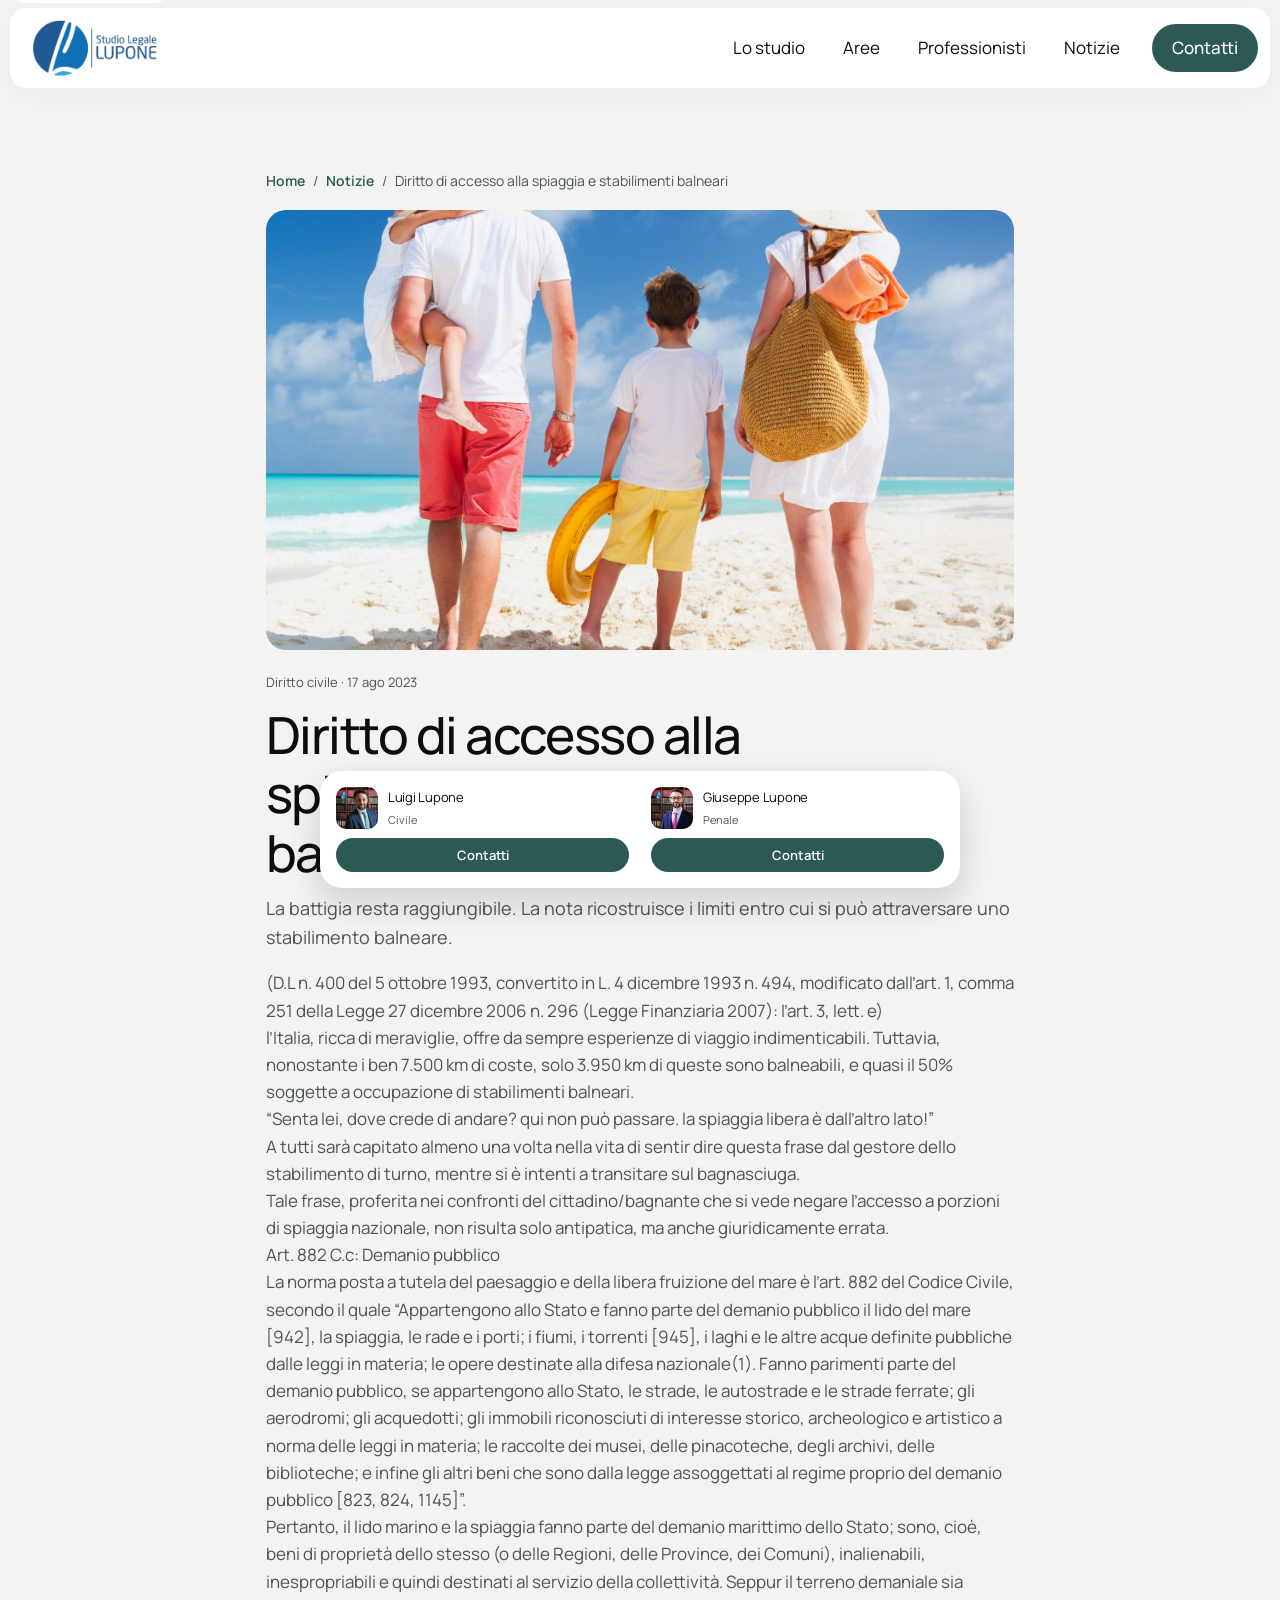
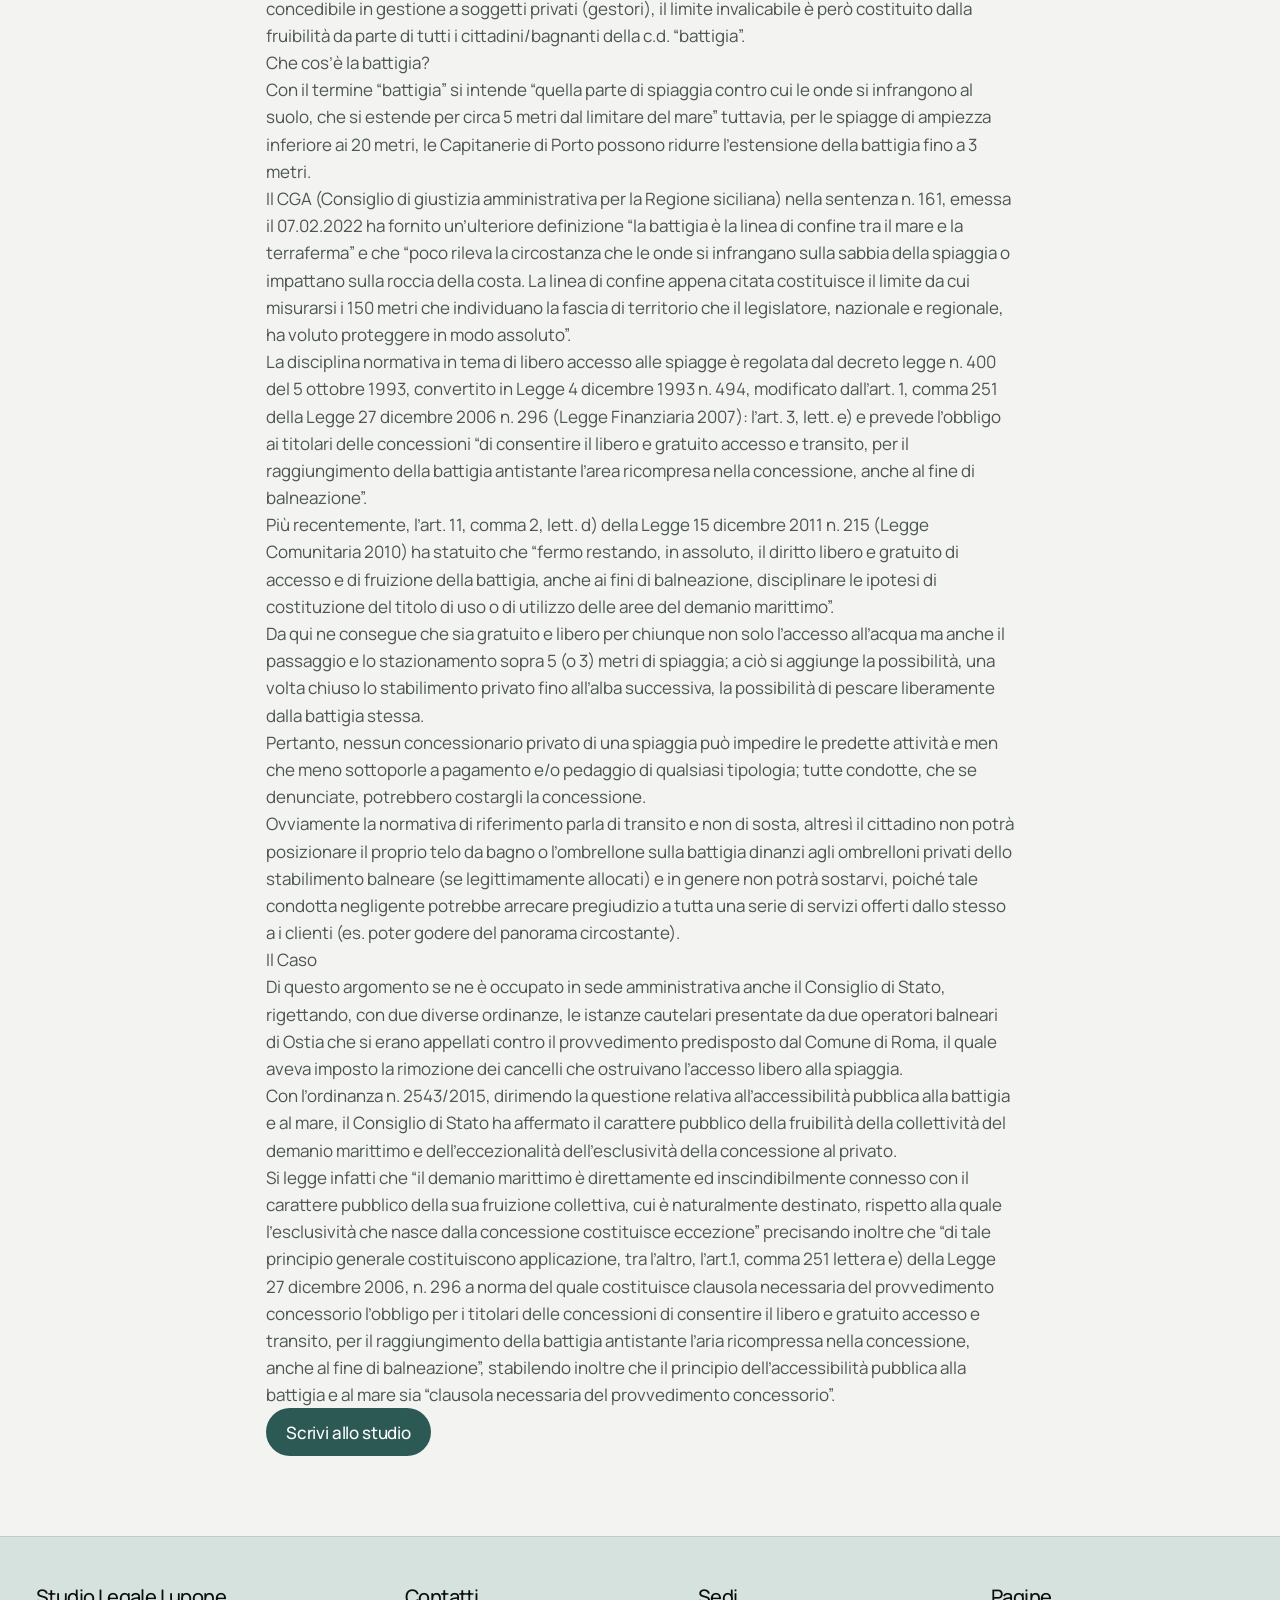
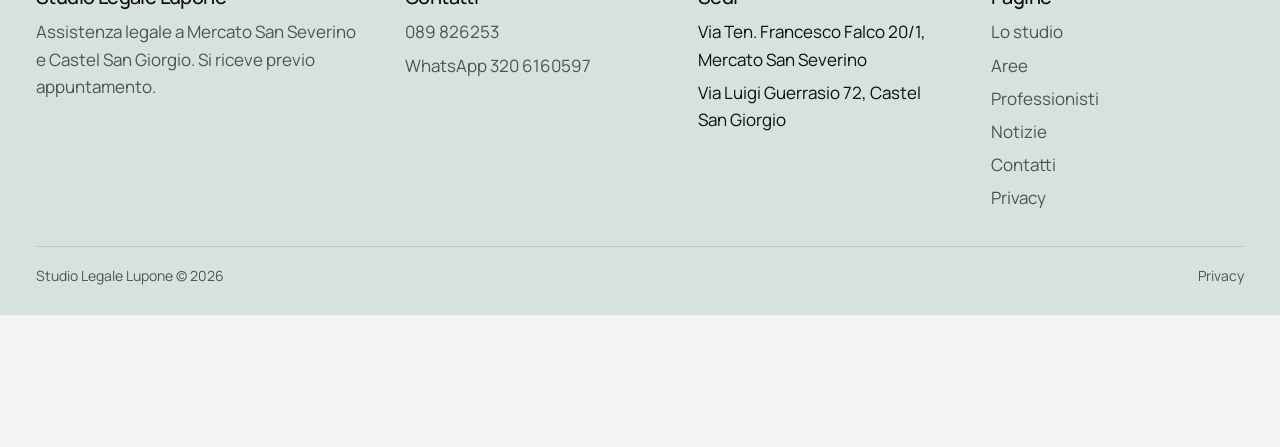
<file: notizie/accesso-spiaggia.html>
<!DOCTYPE html>
<html lang="it">
<head>

  <meta charset="utf-8">
  <meta name="viewport" content="width=device-width, initial-scale=1">
  <title>Diritto di accesso alla spiaggia e stabilimenti balneari | Studio Legale Lupone</title>
  <meta name="description" content="La battigia resta raggiungibile. La nota ricostruisce i limiti entro cui si può attraversare uno stabilimento balneare.">
  <meta name="robots" content="index, follow">
  <link rel="canonical" href="https://studiolegalelupone.it/notizie/accesso-spiaggia.html">
  <meta property="og:locale" content="it_IT">
  <meta property="og:site_name" content="Studio Legale Lupone">
  <meta property="og:title" content="Diritto di accesso alla spiaggia e stabilimenti balneari | Studio Legale Lupone">
  <meta property="og:description" content="La battigia resta raggiungibile. La nota ricostruisce i limiti entro cui si può attraversare uno stabilimento balneare.">
  <meta property="og:url" content="https://studiolegalelupone.it/notizie/accesso-spiaggia.html">
  <meta property="og:image" content="https://studiolegalelupone.it/assets/articoli/accesso-spiaggia.jpg">
  <meta name="twitter:card" content="summary_large_image">
  <meta name="theme-color" content="#f3f4f2">
    
  <meta property="og:type" content="article">
  <link rel="icon" href="../assets/favicon.png" type="image/png">
  <link rel="stylesheet" href="../css/styles.css">
  <script type="application/ld+json">
  {"@context": "https://schema.org", "@type": "BreadcrumbList", "itemListElement": [{"@type": "ListItem", "position": 1, "name": "Home", "item": "https://studiolegalelupone.it/"}, {"@type": "ListItem", "position": 2, "name": "Notizie", "item": "https://studiolegalelupone.it/notizie.html"}, {"@type": "ListItem", "position": 3, "name": "Diritto di accesso alla spiaggia e stabilimenti balneari", "item": "https://studiolegalelupone.it/notizie/accesso-spiaggia.html"}]}
  </script>
  <script type="application/ld+json">
  {"@context": "https://schema.org", "@type": "Article", "headline": "Diritto di accesso alla spiaggia e stabilimenti balneari", "description": "La battigia resta raggiungibile. La nota ricostruisce i limiti entro cui si può attraversare uno stabilimento balneare.", "datePublished": "2023-08-17", "dateModified": "2023-08-17", "inLanguage": "it-IT", "mainEntityOfPage": "https://studiolegalelupone.it/notizie/accesso-spiaggia.html", "image": "https://studiolegalelupone.it/assets/articoli/accesso-spiaggia.jpg", "author": {"@type": "Organization", "name": "Studio Legale Lupone", "url": "https://studiolegalelupone.it/"}, "publisher": {"@type": "Organization", "name": "Studio Legale Lupone", "logo": {"@type": "ImageObject", "url": "https://studiolegalelupone.it/assets/logo.png"}}}
  </script>
</head>
<body>
  <a class="skip" href="#contenuto">Vai al contenuto</a>
  <header class="topbar">
    <nav class="nav" aria-label="Principale">
      <a class="logo" href="../index.html"><img src="../assets/logo.png" alt="Studio Legale Lupone"></a>
      <ul class="nav-links" id="menu">
        <li><a href="../studio.html">Lo studio</a></li>
        <li><a href="../aree.html">Aree</a></li>
        <li><a href="../professionisti.html">Professionisti</a></li>
        <li><a href="../notizie.html">Notizie</a></li>
      </ul>
      <a class="btn" href="../contatti.html">Contatti</a>
      <button class="menu-toggle" type="button" aria-expanded="false" aria-controls="menu" aria-label="Apri il menu"><span></span></button>
    
    </nav>
  </header>
  <main class="page article" id="contenuto">
    <nav class="crumbs" aria-label="Percorso"><a href="../index.html">Home</a><span aria-hidden="true">/</span><a href="../notizie.html">Notizie</a><span aria-hidden="true">/</span><span>Diritto di accesso alla spiaggia e stabilimenti balneari</span></nav>
    <article>
      <img class="article-cover" src="../assets/articoli/accesso-spiaggia.jpg" alt="Diritto di accesso alla spiaggia e stabilimenti balneari">
      <p class="news-meta">Diritto civile · <time datetime="2023-08-17">17 ago 2023</time></p>
      <h1>Diritto di accesso alla spiaggia e stabilimenti balneari</h1>
      <p class="lead">La battigia resta raggiungibile. La nota ricostruisce i limiti entro cui si può attraversare uno stabilimento balneare.</p>
      <p>(D.L n. 400 del 5 ottobre 1993, convertito in L. 4 dicembre 1993 n. 494, modificato dall’art. 1, comma 251 della Legge 27 dicembre 2006 n. 296 (Legge Finanziaria 2007): l’art. 3, lett. e)</p>
<p>l’Italia, ricca di meraviglie, offre da sempre esperienze di viaggio indimenticabili. Tuttavia, nonostante i ben 7.500 km di coste, solo 3.950 km di queste sono balneabili, e quasi il 50% soggette a occupazione di stabilimenti balneari.</p>
<p>“Senta lei, dove crede di andare? qui non può passare. la spiaggia libera è dall’altro lato!”</p>
<p>A tutti sarà capitato almeno una volta nella vita di sentir dire questa frase dal gestore dello stabilimento di turno, mentre si è intenti a transitare sul bagnasciuga.</p>
<p>Tale frase, proferita nei confronti del cittadino/bagnante che si vede negare l’accesso a porzioni di spiaggia nazionale, non risulta solo antipatica, ma anche giuridicamente errata.</p>
<p>Art. 882 C.c: Demanio pubblico</p>
<p>La norma posta a tutela del paesaggio e della libera fruizione del mare è l’art. 882 del Codice Civile, secondo il quale “Appartengono allo Stato e fanno parte del demanio pubblico il lido del mare [942], la spiaggia, le rade e i porti; i fiumi, i torrenti [945], i laghi e le altre acque definite pubbliche dalle leggi in materia; le opere destinate alla difesa nazionale(1). Fanno parimenti parte del demanio pubblico, se appartengono allo Stato, le strade, le autostrade e le strade ferrate; gli aerodromi; gli acquedotti; gli immobili riconosciuti di interesse storico, archeologico e artistico a norma delle leggi in materia; le raccolte dei musei, delle pinacoteche, degli archivi, delle biblioteche; e infine gli altri beni che sono dalla legge assoggettati al regime proprio del demanio pubblico [823, 824, 1145]”.</p>
<p>Pertanto, il lido marino e la spiaggia fanno parte del demanio marittimo dello Stato; sono, cioè, beni di proprietà dello stesso (o delle Regioni, delle Province, dei Comuni), inalienabili, inespropriabili e quindi destinati al servizio della collettività. Seppur il terreno demaniale sia concedibile in gestione a soggetti privati (gestori), il limite invalicabile è però costituito dalla fruibilità da parte di tutti i cittadini/bagnanti della c.d. “battigia”.</p>
<p>Che cos’è la battigia?</p>
<p>Con il termine “battigia” si intende “quella parte di spiaggia contro cui le onde si infrangono al suolo, che si estende per circa 5 metri dal limitare del mare” tuttavia, per le spiagge di ampiezza inferiore ai 20 metri, le Capitanerie di Porto possono ridurre l’estensione della battigia fino a 3 metri.</p>
<p>Il CGA (Consiglio di giustizia amministrativa per la Regione siciliana) nella sentenza n. 161, emessa il 07.02.2022 ha fornito un’ulteriore definizione “la battigia è la linea di confine tra il mare e la terraferma” e che “poco rileva la circostanza che le onde si infrangano sulla sabbia della spiaggia o impattano sulla roccia della costa. La linea di confine appena citata costituisce il limite da cui misurarsi i 150 metri che individuano la fascia di territorio che il legislatore, nazionale e regionale, ha voluto proteggere in modo assoluto”.</p>
<p>La disciplina normativa in tema di libero accesso alle spiagge è regolata dal decreto legge n. 400 del 5 ottobre 1993, convertito in Legge 4 dicembre 1993 n. 494, modificato dall’art. 1, comma 251 della Legge 27 dicembre 2006 n. 296 (Legge Finanziaria 2007): l’art. 3, lett. e) e prevede l’obbligo ai titolari delle concessioni “di consentire il libero e gratuito accesso e transito, per il raggiungimento della battigia antistante l’area ricompresa nella concessione, anche al fine di balneazione”.</p>
<p>Più recentemente, l’art. 11, comma 2, lett. d) della Legge 15 dicembre 2011 n. 215 (Legge Comunitaria 2010) ha statuito che “fermo restando, in assoluto, il diritto libero e gratuito di accesso e di fruizione della battigia, anche ai fini di balneazione, disciplinare le ipotesi di costituzione del titolo di uso o di utilizzo delle aree del demanio marittimo”.</p>
<p>Da qui ne consegue che sia gratuito e libero per chiunque non solo l’accesso all’acqua ma anche il passaggio e lo stazionamento sopra 5 (o 3) metri di spiaggia; a ciò si aggiunge la possibilità, una volta chiuso lo stabilimento privato fino all’alba successiva, la possibilità di pescare liberamente dalla battigia stessa.</p>
<p>Pertanto, nessun concessionario privato di una spiaggia può impedire le predette attività e men che meno sottoporle a pagamento e/o pedaggio di qualsiasi tipologia; tutte condotte, che se denunciate, potrebbero costargli la concessione.</p>
<p>Ovviamente la normativa di riferimento parla di transito e non di sosta, altresì il cittadino non potrà posizionare il proprio telo da bagno o l’ombrellone sulla battigia dinanzi agli ombrelloni privati dello stabilimento balneare (se legittimamente allocati) e in genere non potrà sostarvi, poiché tale condotta negligente potrebbe arrecare pregiudizio a tutta una serie di servizi offerti dallo stesso a i clienti (es. poter godere del panorama circostante).</p>
<p>Il Caso</p>
<p>Di questo argomento se ne è occupato in sede amministrativa anche il Consiglio di Stato, rigettando, con due diverse ordinanze, le istanze cautelari presentate da due operatori balneari di Ostia che si erano appellati contro il provvedimento predisposto dal Comune di Roma, il quale aveva imposto la rimozione dei cancelli che ostruivano l’accesso libero alla spiaggia.</p>
<p>Con l’ordinanza n. 2543/2015, dirimendo la questione relativa all’accessibilità pubblica alla battigia e al mare, il Consiglio di Stato ha affermato il carattere pubblico della fruibilità della collettività del demanio marittimo e dell’eccezionalità dell’esclusività della concessione al privato.</p>
<p>Si legge infatti che “il demanio marittimo è direttamente ed inscindibilmente connesso con il carattere pubblico della sua fruizione collettiva, cui è naturalmente destinato, rispetto alla quale l’esclusività che nasce dalla concessione costituisce eccezione” precisando inoltre che “di tale principio generale costituiscono applicazione, tra l’altro, l’art.1, comma 251 lettera e) della Legge 27 dicembre 2006, n. 296 a norma del quale costituisce clausola necessaria del provvedimento concessorio l’obbligo per i titolari delle concessioni di consentire il libero e gratuito accesso e transito, per il raggiungimento della battigia antistante l’aria ricompressa nella concessione, anche al fine di balneazione”, stabilendo inoltre che il principio dell’accessibilità pubblica alla battigia e al mare sia “clausola necessaria del provvedimento concessorio”.</p>
      <p><a class="btn" href="../contatti.html">Scrivi allo studio</a></p>
    </article>
  </main>

  <footer class="footer">
    <div class="footer-grid">
      <div>
        <h2>Studio Legale Lupone</h2>
        <p>Assistenza legale a Mercato San Severino e Castel San Giorgio. Si riceve previo appuntamento.</p>
      </div>
      <div>
        <h2>Contatti</h2>
        <ul>
          <li><a href="tel:+39089826253">089 826253</a></li>
          <li><a href="https://wa.me/393206160597" target="_blank" rel="noopener">WhatsApp 320 6160597</a></li>
        </ul>
      </div>
      <div>
        <h2>Sedi</h2>
        <ul>
          <li>Via Ten. Francesco Falco 20/1, Mercato San Severino</li>
          <li>Via Luigi Guerrasio 72, Castel San Giorgio</li>
        </ul>
      </div>
      <div>
        <h2>Pagine</h2>
        <ul>
          <li><a href="../studio.html">Lo studio</a></li>
          <li><a href="../aree.html">Aree</a></li>
          <li><a href="../professionisti.html">Professionisti</a></li>
          <li><a href="../notizie.html">Notizie</a></li>
          <li><a href="../contatti.html">Contatti</a></li>
          <li><a href="../privacy.html">Privacy</a></li>
        </ul>
      </div>
    </div>
    <div class="legal">
      <span>Studio Legale Lupone © 2026</span>
      <a href="../privacy.html">Privacy</a>
    </div>
  </footer>
    

  <aside class="dock" id="dock" aria-label="Contatto rapido" inert>
    <a class="dock-person" href="https://wa.me/393206160597?text=Buongiorno%2C%20vorrei%20un%20appuntamento%20con%20l%27avv.%20Luigi%20Lupone." target="_blank" rel="noopener">
      <img src="../assets/luigi.jpg" alt="">
      <strong>Luigi Lupone</strong>
      <small>Civile</small>
      <span class="dock-cta">Contatti</span>
    </a>
    <a class="dock-person" href="https://wa.me/393206160597?text=Buongiorno%2C%20vorrei%20un%20appuntamento%20con%20l%27avv.%20Giuseppe%20Lupone." target="_blank" rel="noopener">
      <img src="../assets/giuseppe.jpg" alt="">
      <strong>Giuseppe Lupone</strong>
      <small>Penale</small>
      <span class="dock-cta">Contatti</span>
    </a>
  </aside>
  <script src="../js/main.js"></script>
</body>
</html>
</file>
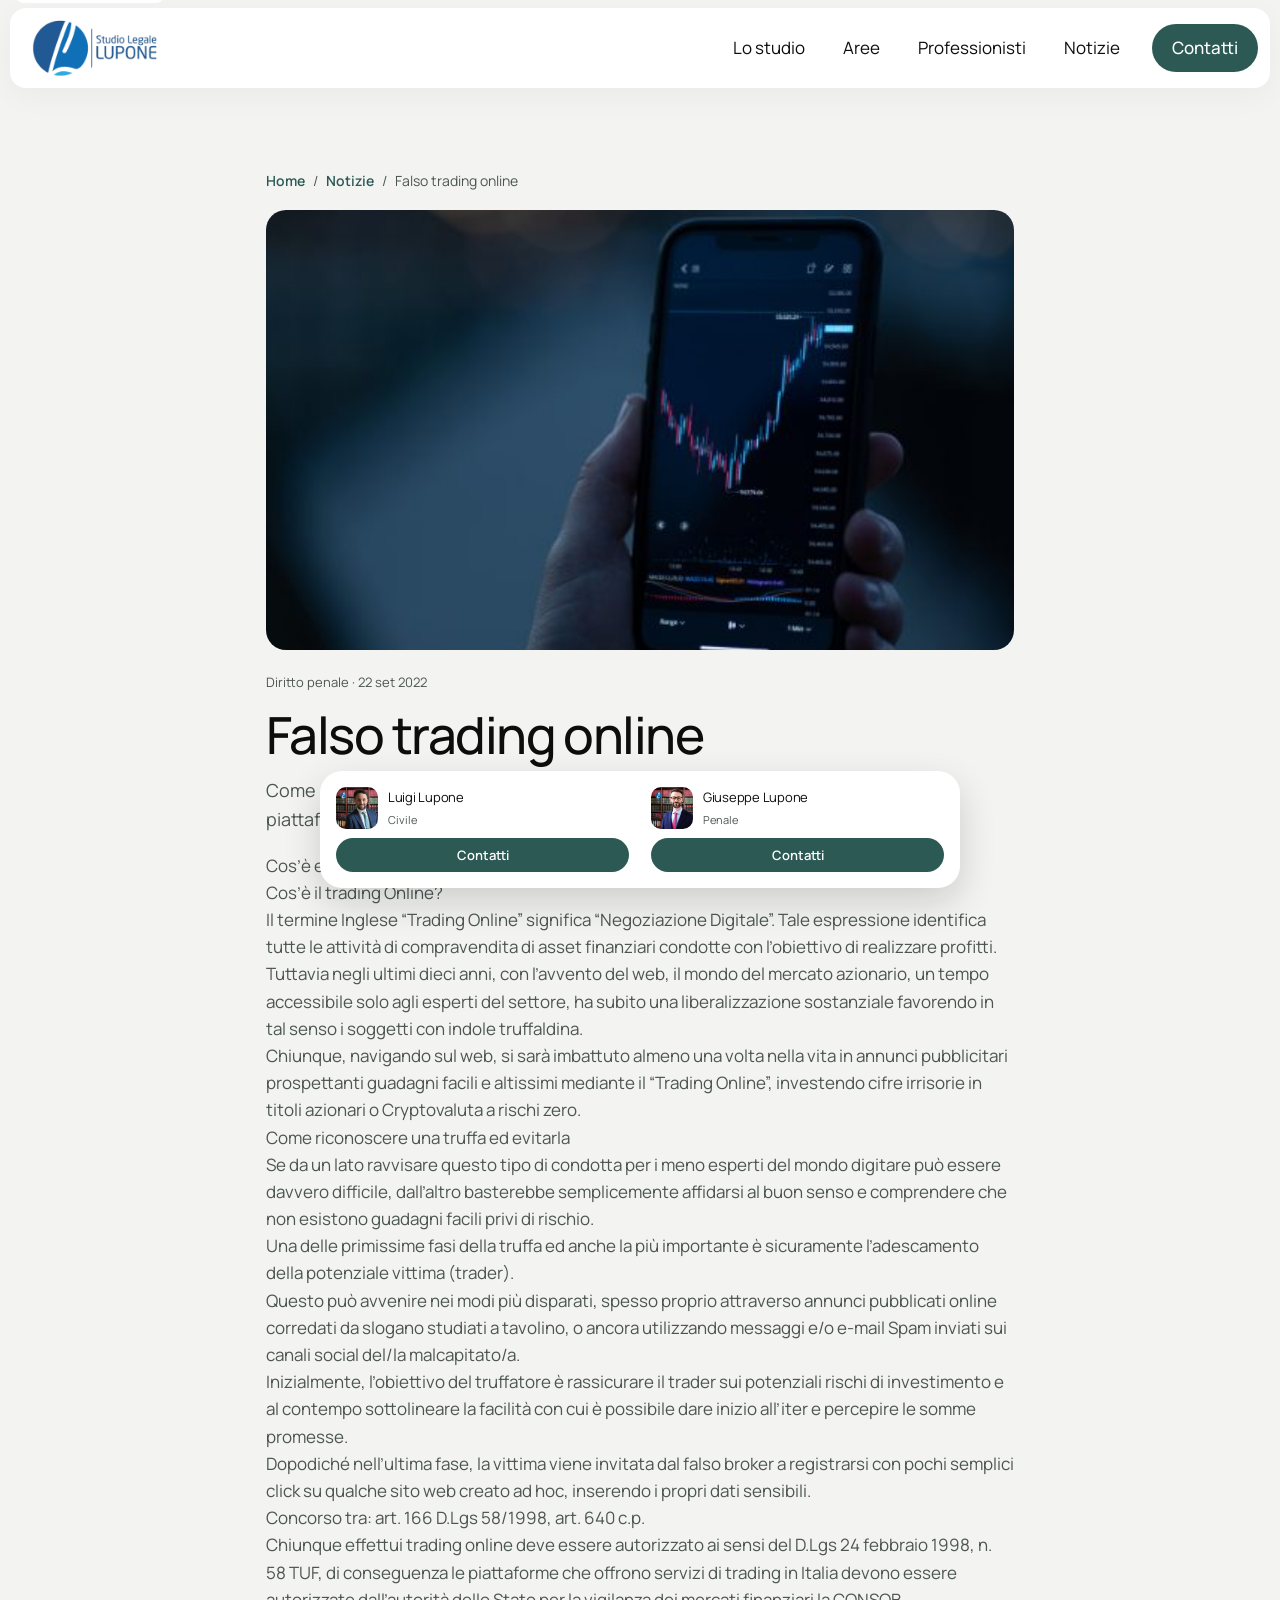
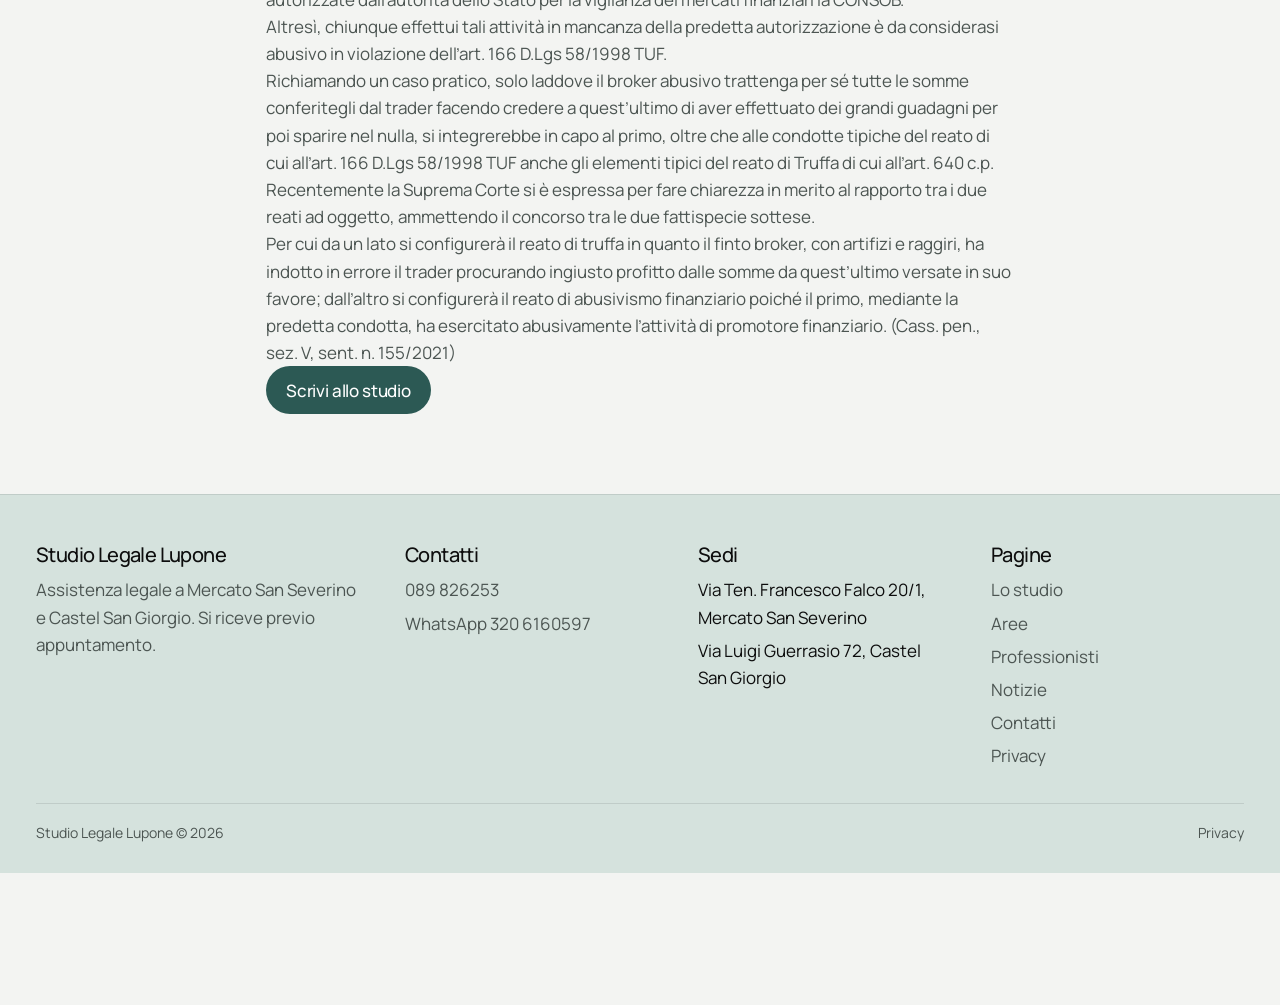
<file: notizie/falso-trading-online.html>
<!DOCTYPE html>
<html lang="it">
<head>

  <meta charset="utf-8">
  <meta name="viewport" content="width=device-width, initial-scale=1">
  <title>Falso trading online | Studio Legale Lupone</title>
  <meta name="description" content="Come si presenta la truffa legata al trading online e quali condotte distinguono una piattaforma lecita da uno schema fraudolento.">
  <meta name="robots" content="index, follow">
  <link rel="canonical" href="https://studiolegalelupone.it/notizie/falso-trading-online.html">
  <meta property="og:locale" content="it_IT">
  <meta property="og:site_name" content="Studio Legale Lupone">
  <meta property="og:title" content="Falso trading online | Studio Legale Lupone">
  <meta property="og:description" content="Come si presenta la truffa legata al trading online e quali condotte distinguono una piattaforma lecita da uno schema fraudolento.">
  <meta property="og:url" content="https://studiolegalelupone.it/notizie/falso-trading-online.html">
  <meta property="og:image" content="https://studiolegalelupone.it/assets/articoli/falso-trading-online.jpg">
  <meta name="twitter:card" content="summary_large_image">
  <meta name="theme-color" content="#f3f4f2">
    
  <meta property="og:type" content="article">
  <link rel="icon" href="../assets/favicon.png" type="image/png">
  <link rel="stylesheet" href="../css/styles.css">
  <script type="application/ld+json">
  {"@context": "https://schema.org", "@type": "BreadcrumbList", "itemListElement": [{"@type": "ListItem", "position": 1, "name": "Home", "item": "https://studiolegalelupone.it/"}, {"@type": "ListItem", "position": 2, "name": "Notizie", "item": "https://studiolegalelupone.it/notizie.html"}, {"@type": "ListItem", "position": 3, "name": "Falso trading online", "item": "https://studiolegalelupone.it/notizie/falso-trading-online.html"}]}
  </script>
  <script type="application/ld+json">
  {"@context": "https://schema.org", "@type": "Article", "headline": "Falso trading online", "description": "Come si presenta la truffa legata al trading online e quali condotte distinguono una piattaforma lecita da uno schema fraudolento.", "datePublished": "2022-09-22", "dateModified": "2022-09-22", "inLanguage": "it-IT", "mainEntityOfPage": "https://studiolegalelupone.it/notizie/falso-trading-online.html", "image": "https://studiolegalelupone.it/assets/articoli/falso-trading-online.jpg", "author": {"@type": "Organization", "name": "Studio Legale Lupone", "url": "https://studiolegalelupone.it/"}, "publisher": {"@type": "Organization", "name": "Studio Legale Lupone", "logo": {"@type": "ImageObject", "url": "https://studiolegalelupone.it/assets/logo.png"}}}
  </script>
</head>
<body>
  <a class="skip" href="#contenuto">Vai al contenuto</a>
  <header class="topbar">
    <nav class="nav" aria-label="Principale">
      <a class="logo" href="../index.html"><img src="../assets/logo.png" alt="Studio Legale Lupone"></a>
      <ul class="nav-links" id="menu">
        <li><a href="../studio.html">Lo studio</a></li>
        <li><a href="../aree.html">Aree</a></li>
        <li><a href="../professionisti.html">Professionisti</a></li>
        <li><a href="../notizie.html">Notizie</a></li>
      </ul>
      <a class="btn" href="../contatti.html">Contatti</a>
      <button class="menu-toggle" type="button" aria-expanded="false" aria-controls="menu" aria-label="Apri il menu"><span></span></button>
    
    </nav>
  </header>
  <main class="page article" id="contenuto">
    <nav class="crumbs" aria-label="Percorso"><a href="../index.html">Home</a><span aria-hidden="true">/</span><a href="../notizie.html">Notizie</a><span aria-hidden="true">/</span><span>Falso trading online</span></nav>
    <article>
      <img class="article-cover" src="../assets/articoli/falso-trading-online.jpg" alt="Falso trading online">
      <p class="news-meta">Diritto penale · <time datetime="2022-09-22">22 set 2022</time></p>
      <h1>Falso trading online</h1>
      <p class="lead">Come si presenta la truffa legata al trading online e quali condotte distinguono una piattaforma lecita da uno schema fraudolento.</p>
      <p>Cos’è e come riconoscere la truffa</p>
<p>Cos’è il trading Online?</p>
<p>Il termine Inglese “Trading Online” significa “Negoziazione Digitale”. Tale espressione identifica tutte le attività di compravendita di asset finanziari condotte con l’obiettivo di realizzare profitti.</p>
<p>Tuttavia negli ultimi dieci anni, con l’avvento del web, il mondo del mercato azionario, un tempo accessibile solo agli esperti del settore, ha subito una liberalizzazione sostanziale favorendo in tal senso i soggetti con indole truffaldina.</p>
<p>Chiunque, navigando sul web, si sarà imbattuto almeno una volta nella vita in annunci pubblicitari prospettanti guadagni facili e altissimi mediante il “Trading Online”, investendo cifre irrisorie in titoli azionari o Cryptovaluta a rischi zero.</p>
<p>Come riconoscere una truffa ed evitarla</p>
<p>Se da un lato ravvisare questo tipo di condotta per i meno esperti del mondo digitare può essere davvero difficile, dall’altro basterebbe semplicemente affidarsi al buon senso e comprendere che non esistono guadagni facili privi di rischio.</p>
<p>Una delle primissime fasi della truffa ed anche la più importante è sicuramente l’adescamento della potenziale vittima (trader).</p>
<p>Questo può avvenire nei modi più disparati, spesso proprio attraverso annunci pubblicati online corredati da slogano studiati a tavolino, o ancora utilizzando messaggi e/o e-mail Spam inviati sui canali social del/la malcapitato/a.</p>
<p>Inizialmente, l’obiettivo del truffatore è rassicurare il trader sui potenziali rischi di investimento e al contempo sottolineare la facilità con cui è possibile dare inizio all’iter e percepire le somme promesse.</p>
<p>Dopodiché nell’ultima fase, la vittima viene invitata dal falso broker a registrarsi con pochi semplici click su qualche sito web creato ad hoc, inserendo i propri dati sensibili.</p>
<p>Concorso tra: art. 166 D.Lgs 58/1998, art. 640 c.p.</p>
<p>Chiunque effettui trading online deve essere autorizzato ai sensi del D.Lgs 24 febbraio 1998, n. 58 TUF, di conseguenza le piattaforme che offrono servizi di trading in Italia devono essere autorizzate dall’autorità dello Stato per la vigilanza dei mercati finanziari la CONSOB.</p>
<p>Altresì, chiunque effettui tali attività in mancanza della predetta autorizzazione è da considerasi abusivo in violazione dell’art. 166 D.Lgs 58/1998 TUF.</p>
<p>Richiamando un caso pratico, solo laddove il broker abusivo trattenga per sé tutte le somme conferitegli dal trader facendo credere a quest’ultimo di aver effettuato dei grandi guadagni per poi sparire nel nulla, si integrerebbe in capo al primo, oltre che alle condotte tipiche del reato di cui all’art. 166 D.Lgs 58/1998 TUF anche gli elementi tipici del reato di Truffa di cui all’art. 640 c.p.</p>
<p>Recentemente la Suprema Corte si è espressa per fare chiarezza in merito al rapporto tra i due reati ad oggetto, ammettendo il concorso tra le due fattispecie sottese.</p>
<p>Per cui da un lato si configurerà il reato di truffa in quanto il finto broker, con artifizi e raggiri, ha indotto in errore il trader procurando ingiusto profitto dalle somme da quest’ultimo versate in suo favore; dall’altro si configurerà il reato di abusivismo finanziario poiché il primo, mediante la predetta condotta, ha esercitato abusivamente l’attività di promotore finanziario. (Cass. pen., sez. V, sent. n. 155/2021)</p>
      <p><a class="btn" href="../contatti.html">Scrivi allo studio</a></p>
    </article>
  </main>

  <footer class="footer">
    <div class="footer-grid">
      <div>
        <h2>Studio Legale Lupone</h2>
        <p>Assistenza legale a Mercato San Severino e Castel San Giorgio. Si riceve previo appuntamento.</p>
      </div>
      <div>
        <h2>Contatti</h2>
        <ul>
          <li><a href="tel:+39089826253">089 826253</a></li>
          <li><a href="https://wa.me/393206160597" target="_blank" rel="noopener">WhatsApp 320 6160597</a></li>
        </ul>
      </div>
      <div>
        <h2>Sedi</h2>
        <ul>
          <li>Via Ten. Francesco Falco 20/1, Mercato San Severino</li>
          <li>Via Luigi Guerrasio 72, Castel San Giorgio</li>
        </ul>
      </div>
      <div>
        <h2>Pagine</h2>
        <ul>
          <li><a href="../studio.html">Lo studio</a></li>
          <li><a href="../aree.html">Aree</a></li>
          <li><a href="../professionisti.html">Professionisti</a></li>
          <li><a href="../notizie.html">Notizie</a></li>
          <li><a href="../contatti.html">Contatti</a></li>
          <li><a href="../privacy.html">Privacy</a></li>
        </ul>
      </div>
    </div>
    <div class="legal">
      <span>Studio Legale Lupone © 2026</span>
      <a href="../privacy.html">Privacy</a>
    </div>
  </footer>
    

  <aside class="dock" id="dock" aria-label="Contatto rapido" inert>
    <a class="dock-person" href="https://wa.me/393206160597?text=Buongiorno%2C%20vorrei%20un%20appuntamento%20con%20l%27avv.%20Luigi%20Lupone." target="_blank" rel="noopener">
      <img src="../assets/luigi.jpg" alt="">
      <strong>Luigi Lupone</strong>
      <small>Civile</small>
      <span class="dock-cta">Contatti</span>
    </a>
    <a class="dock-person" href="https://wa.me/393206160597?text=Buongiorno%2C%20vorrei%20un%20appuntamento%20con%20l%27avv.%20Giuseppe%20Lupone." target="_blank" rel="noopener">
      <img src="../assets/giuseppe.jpg" alt="">
      <strong>Giuseppe Lupone</strong>
      <small>Penale</small>
      <span class="dock-cta">Contatti</span>
    </a>
  </aside>
  <script src="../js/main.js"></script>
</body>
</html>
</file>
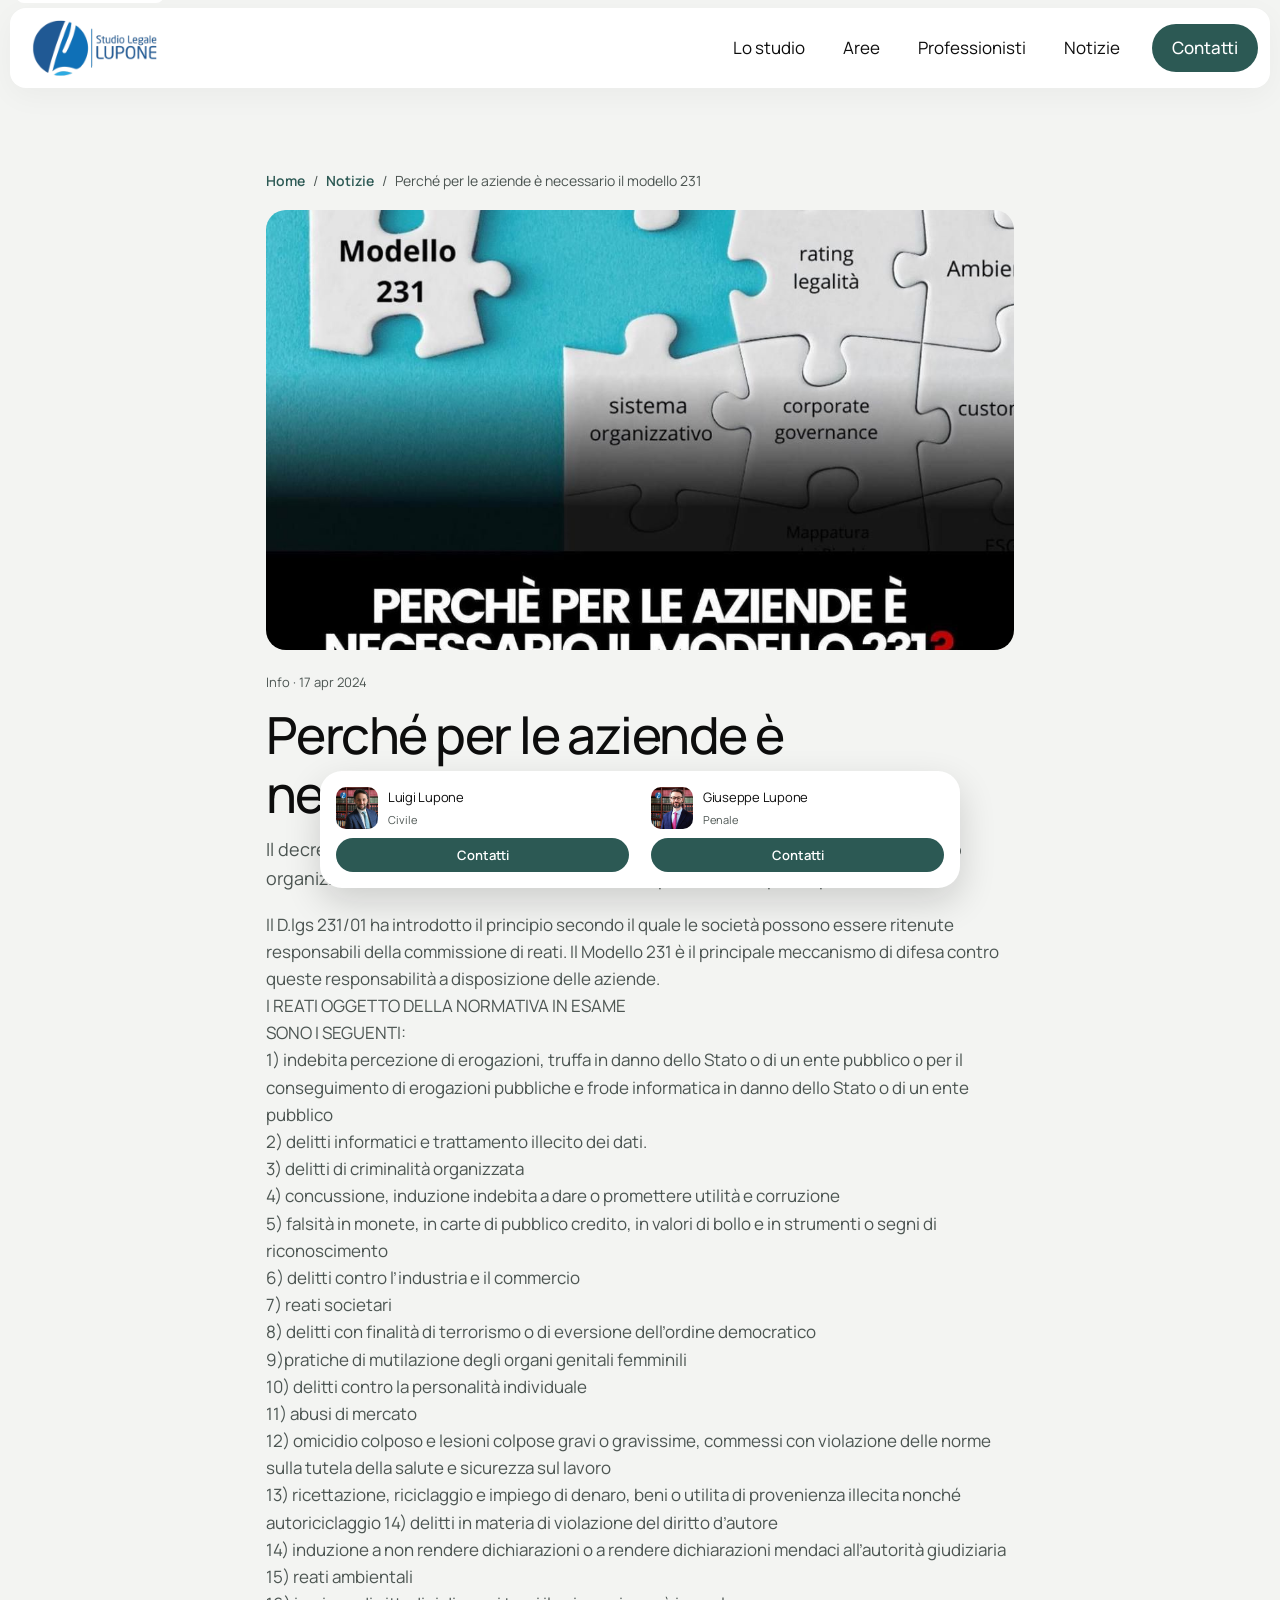
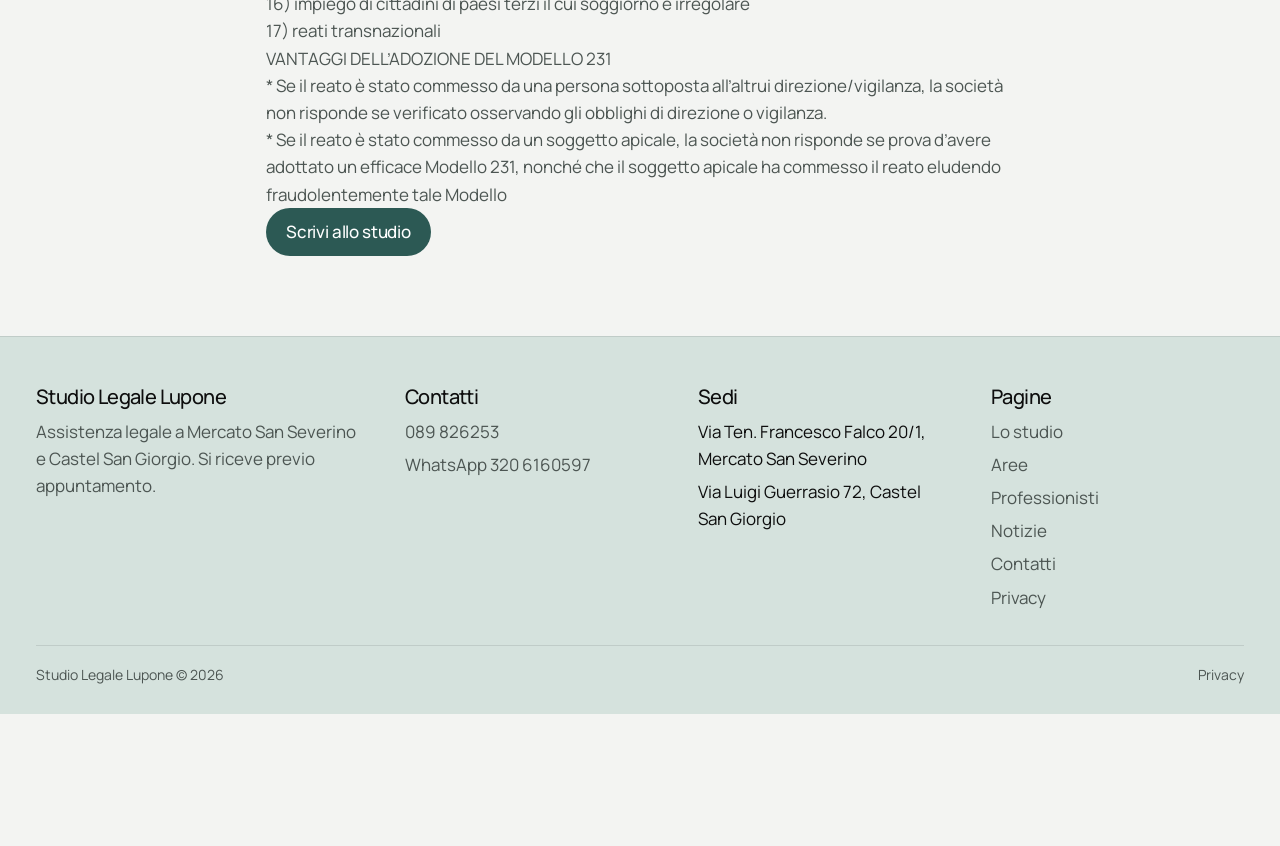
<file: notizie/modello-231.html>
<!DOCTYPE html>
<html lang="it">
<head>

  <meta charset="utf-8">
  <meta name="viewport" content="width=device-width, initial-scale=1">
  <title>Perché per le aziende è necessario il modello 231 | Studio Legale Lupone</title>
  <meta name="description" content="Il decreto 231/2001 consente di ritenere l&#x27;ente responsabile di alcuni reati. Il modello organizzativo è lo strumento con cui la società prova di aver predisposto cautele.">
  <meta name="robots" content="index, follow">
  <link rel="canonical" href="https://studiolegalelupone.it/notizie/modello-231.html">
  <meta property="og:locale" content="it_IT">
  <meta property="og:site_name" content="Studio Legale Lupone">
  <meta property="og:title" content="Perché per le aziende è necessario il modello 231 | Studio Legale Lupone">
  <meta property="og:description" content="Il decreto 231/2001 consente di ritenere l&#x27;ente responsabile di alcuni reati. Il modello organizzativo è lo strumento con cui la società prova di aver predisposto cautele.">
  <meta property="og:url" content="https://studiolegalelupone.it/notizie/modello-231.html">
  <meta property="og:image" content="https://studiolegalelupone.it/assets/articoli/modello-231.jpg">
  <meta name="twitter:card" content="summary_large_image">
  <meta name="theme-color" content="#f3f4f2">
    
  <meta property="og:type" content="article">
  <link rel="icon" href="../assets/favicon.png" type="image/png">
  <link rel="stylesheet" href="../css/styles.css">
  <script type="application/ld+json">
  {"@context": "https://schema.org", "@type": "BreadcrumbList", "itemListElement": [{"@type": "ListItem", "position": 1, "name": "Home", "item": "https://studiolegalelupone.it/"}, {"@type": "ListItem", "position": 2, "name": "Notizie", "item": "https://studiolegalelupone.it/notizie.html"}, {"@type": "ListItem", "position": 3, "name": "Perché per le aziende è necessario il modello 231", "item": "https://studiolegalelupone.it/notizie/modello-231.html"}]}
  </script>
  <script type="application/ld+json">
  {"@context": "https://schema.org", "@type": "Article", "headline": "Perché per le aziende è necessario il modello 231", "description": "Il decreto 231/2001 consente di ritenere l'ente responsabile di alcuni reati. Il modello organizzativo è lo strumento con cui la società prova di aver predisposto cautele.", "datePublished": "2024-04-17", "dateModified": "2024-04-17", "inLanguage": "it-IT", "mainEntityOfPage": "https://studiolegalelupone.it/notizie/modello-231.html", "image": "https://studiolegalelupone.it/assets/articoli/modello-231.jpg", "author": {"@type": "Organization", "name": "Studio Legale Lupone", "url": "https://studiolegalelupone.it/"}, "publisher": {"@type": "Organization", "name": "Studio Legale Lupone", "logo": {"@type": "ImageObject", "url": "https://studiolegalelupone.it/assets/logo.png"}}}
  </script>
</head>
<body>
  <a class="skip" href="#contenuto">Vai al contenuto</a>
  <header class="topbar">
    <nav class="nav" aria-label="Principale">
      <a class="logo" href="../index.html"><img src="../assets/logo.png" alt="Studio Legale Lupone"></a>
      <ul class="nav-links" id="menu">
        <li><a href="../studio.html">Lo studio</a></li>
        <li><a href="../aree.html">Aree</a></li>
        <li><a href="../professionisti.html">Professionisti</a></li>
        <li><a href="../notizie.html">Notizie</a></li>
      </ul>
      <a class="btn" href="../contatti.html">Contatti</a>
      <button class="menu-toggle" type="button" aria-expanded="false" aria-controls="menu" aria-label="Apri il menu"><span></span></button>
    
    </nav>
  </header>
  <main class="page article" id="contenuto">
    <nav class="crumbs" aria-label="Percorso"><a href="../index.html">Home</a><span aria-hidden="true">/</span><a href="../notizie.html">Notizie</a><span aria-hidden="true">/</span><span>Perché per le aziende è necessario il modello 231</span></nav>
    <article>
      <img class="article-cover" src="../assets/articoli/modello-231.jpg" alt="Perché per le aziende è necessario il modello 231">
      <p class="news-meta">Info · <time datetime="2024-04-17">17 apr 2024</time></p>
      <h1>Perché per le aziende è necessario il modello 231</h1>
      <p class="lead">Il decreto 231/2001 consente di ritenere l&#x27;ente responsabile di alcuni reati. Il modello organizzativo è lo strumento con cui la società prova di aver predisposto cautele.</p>
      <p>Il D.lgs 231/01 ha introdotto il principio secondo il quale le società possono essere ritenute responsabili della commissione di reati. Il Modello 231 è il principale meccanismo di difesa contro queste responsabilità a disposizione delle aziende.</p>
<p>I REATI OGGETTO DELLA NORMATIVA IN ESAME</p>
<p>SONO I SEGUENTI:</p>
<p>1) indebita percezione di erogazioni, truffa in danno dello Stato o di un ente pubblico o per il conseguimento di erogazioni pubbliche e frode informatica in danno dello Stato o di un ente pubblico</p>
<p>2) delitti informatici e trattamento illecito dei dati.</p>
<p>3) delitti di criminalità organizzata</p>
<p>4) concussione, induzione indebita a dare o promettere utilità e corruzione</p>
<p>5) falsità in monete, in carte di pubblico credito, in valori di bollo e in strumenti o segni di riconoscimento</p>
<p>6) delitti contro l’industria e il commercio</p>
<p>7) reati societari</p>
<p>8) delitti con finalità di terrorismo o di eversione dell’ordine democratico</p>
<p>9)pratiche di mutilazione degli organi genitali femminili</p>
<p>10) delitti contro la personalità individuale</p>
<p>11) abusi di mercato</p>
<p>12) omicidio colposo e lesioni colpose gravi o gravissime, commessi con violazione delle norme sulla tutela della salute e sicurezza sul lavoro</p>
<p>13) ricettazione, riciclaggio e impiego di denaro, beni o utilita di provenienza illecita nonché autoriciclaggio 14) delitti in materia di violazione del diritto d’autore</p>
<p>14) induzione a non rendere dichiarazioni o a rendere dichiarazioni mendaci all’autorità giudiziaria</p>
<p>15) reati ambientali</p>
<p>16) impiego di cittadini di paesi terzi il cui soggiorno è irregolare</p>
<p>17) reati transnazionali</p>
<p>VANTAGGI DELL’ADOZIONE DEL MODELLO 231</p>
<p>* Se il reato è stato commesso da una persona sottoposta all’altrui direzione/vigilanza, la società non risponde se verificato osservando gli obblighi di direzione o vigilanza.</p>
<p>* Se il reato è stato commesso da un soggetto apicale, la società non risponde se prova d’avere adottato un efficace Modello 231, nonché che il soggetto apicale ha commesso il reato eludendo fraudolentemente tale Modello</p>
      <p><a class="btn" href="../contatti.html">Scrivi allo studio</a></p>
    </article>
  </main>

  <footer class="footer">
    <div class="footer-grid">
      <div>
        <h2>Studio Legale Lupone</h2>
        <p>Assistenza legale a Mercato San Severino e Castel San Giorgio. Si riceve previo appuntamento.</p>
      </div>
      <div>
        <h2>Contatti</h2>
        <ul>
          <li><a href="tel:+39089826253">089 826253</a></li>
          <li><a href="https://wa.me/393206160597" target="_blank" rel="noopener">WhatsApp 320 6160597</a></li>
        </ul>
      </div>
      <div>
        <h2>Sedi</h2>
        <ul>
          <li>Via Ten. Francesco Falco 20/1, Mercato San Severino</li>
          <li>Via Luigi Guerrasio 72, Castel San Giorgio</li>
        </ul>
      </div>
      <div>
        <h2>Pagine</h2>
        <ul>
          <li><a href="../studio.html">Lo studio</a></li>
          <li><a href="../aree.html">Aree</a></li>
          <li><a href="../professionisti.html">Professionisti</a></li>
          <li><a href="../notizie.html">Notizie</a></li>
          <li><a href="../contatti.html">Contatti</a></li>
          <li><a href="../privacy.html">Privacy</a></li>
        </ul>
      </div>
    </div>
    <div class="legal">
      <span>Studio Legale Lupone © 2026</span>
      <a href="../privacy.html">Privacy</a>
    </div>
  </footer>
    

  <aside class="dock" id="dock" aria-label="Contatto rapido" inert>
    <a class="dock-person" href="https://wa.me/393206160597?text=Buongiorno%2C%20vorrei%20un%20appuntamento%20con%20l%27avv.%20Luigi%20Lupone." target="_blank" rel="noopener">
      <img src="../assets/luigi.jpg" alt="">
      <strong>Luigi Lupone</strong>
      <small>Civile</small>
      <span class="dock-cta">Contatti</span>
    </a>
    <a class="dock-person" href="https://wa.me/393206160597?text=Buongiorno%2C%20vorrei%20un%20appuntamento%20con%20l%27avv.%20Giuseppe%20Lupone." target="_blank" rel="noopener">
      <img src="../assets/giuseppe.jpg" alt="">
      <strong>Giuseppe Lupone</strong>
      <small>Penale</small>
      <span class="dock-cta">Contatti</span>
    </a>
  </aside>
  <script src="../js/main.js"></script>
</body>
</html>
</file>
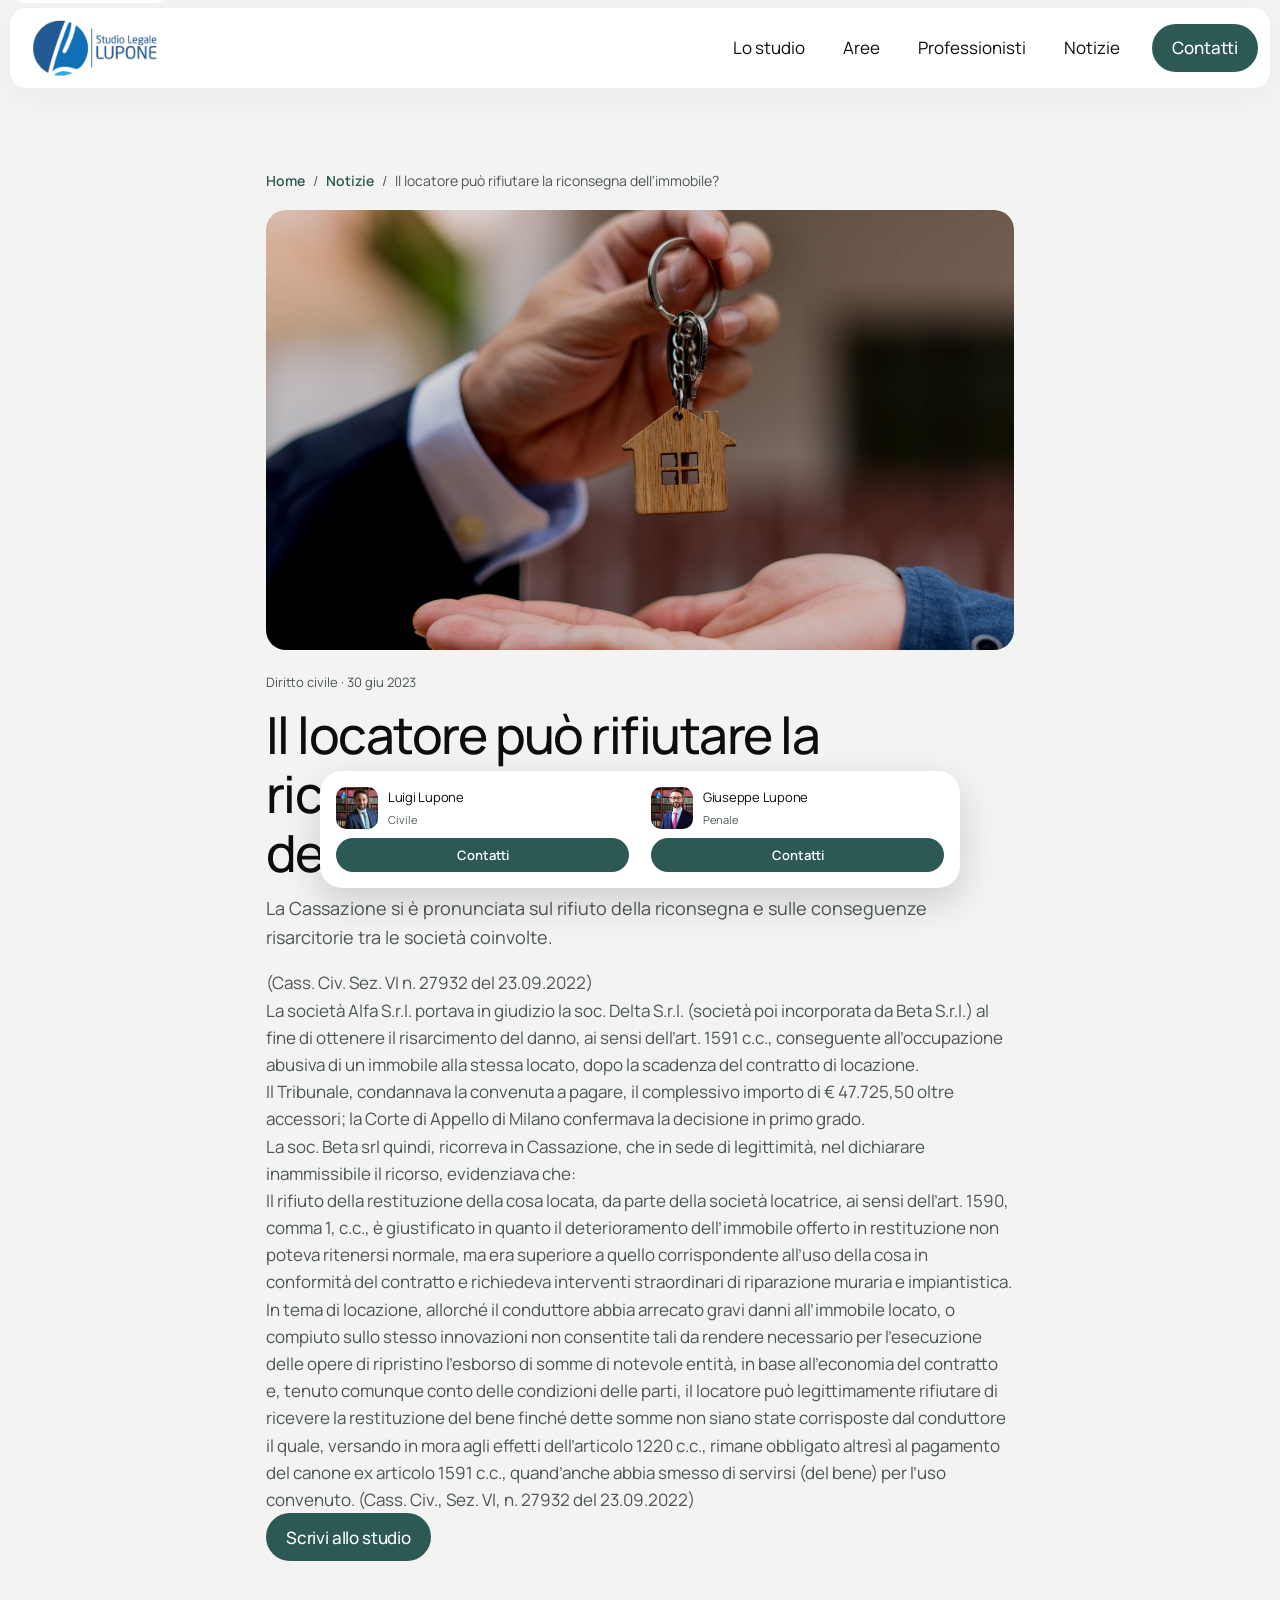
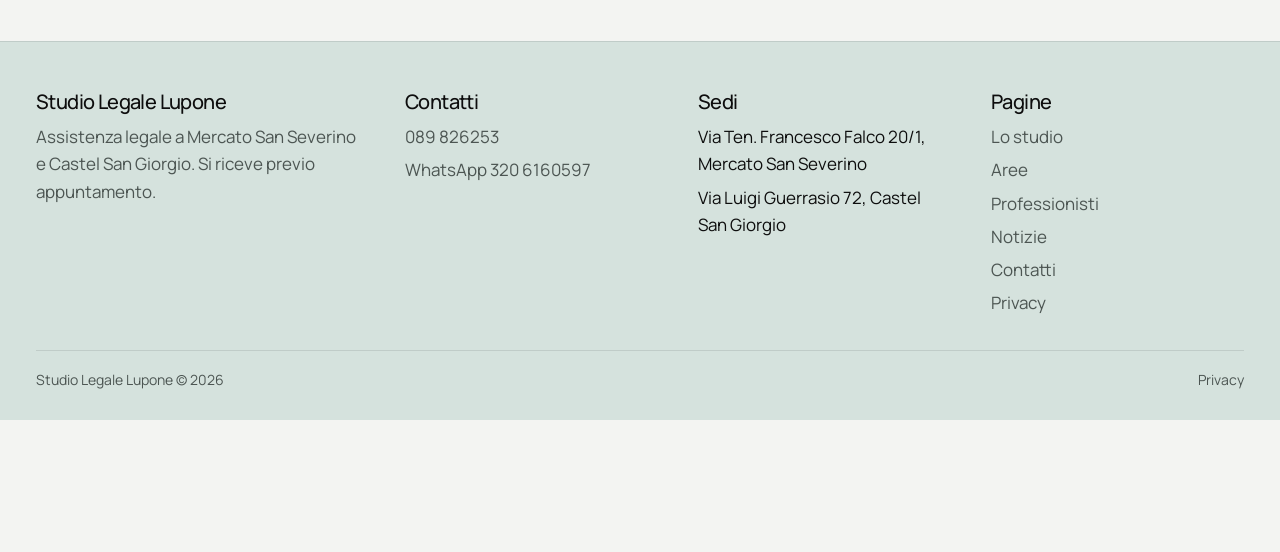
<file: notizie/riconsegna-immobile.html>
<!DOCTYPE html>
<html lang="it">
<head>

  <meta charset="utf-8">
  <meta name="viewport" content="width=device-width, initial-scale=1">
  <title>Il locatore può rifiutare la riconsegna dell&#x27;immobile? | Studio Legale Lupone</title>
  <meta name="description" content="La Cassazione si è pronunciata sul rifiuto della riconsegna e sulle conseguenze risarcitorie tra le società coinvolte.">
  <meta name="robots" content="index, follow">
  <link rel="canonical" href="https://studiolegalelupone.it/notizie/riconsegna-immobile.html">
  <meta property="og:locale" content="it_IT">
  <meta property="og:site_name" content="Studio Legale Lupone">
  <meta property="og:title" content="Il locatore può rifiutare la riconsegna dell&#x27;immobile? | Studio Legale Lupone">
  <meta property="og:description" content="La Cassazione si è pronunciata sul rifiuto della riconsegna e sulle conseguenze risarcitorie tra le società coinvolte.">
  <meta property="og:url" content="https://studiolegalelupone.it/notizie/riconsegna-immobile.html">
  <meta property="og:image" content="https://studiolegalelupone.it/assets/articoli/riconsegna-immobile.jpg">
  <meta name="twitter:card" content="summary_large_image">
  <meta name="theme-color" content="#f3f4f2">
    
  <meta property="og:type" content="article">
  <link rel="icon" href="../assets/favicon.png" type="image/png">
  <link rel="stylesheet" href="../css/styles.css">
  <script type="application/ld+json">
  {"@context": "https://schema.org", "@type": "BreadcrumbList", "itemListElement": [{"@type": "ListItem", "position": 1, "name": "Home", "item": "https://studiolegalelupone.it/"}, {"@type": "ListItem", "position": 2, "name": "Notizie", "item": "https://studiolegalelupone.it/notizie.html"}, {"@type": "ListItem", "position": 3, "name": "Il locatore può rifiutare la riconsegna dell'immobile?", "item": "https://studiolegalelupone.it/notizie/riconsegna-immobile.html"}]}
  </script>
  <script type="application/ld+json">
  {"@context": "https://schema.org", "@type": "Article", "headline": "Il locatore può rifiutare la riconsegna dell'immobile?", "description": "La Cassazione si è pronunciata sul rifiuto della riconsegna e sulle conseguenze risarcitorie tra le società coinvolte.", "datePublished": "2023-06-30", "dateModified": "2023-06-30", "inLanguage": "it-IT", "mainEntityOfPage": "https://studiolegalelupone.it/notizie/riconsegna-immobile.html", "image": "https://studiolegalelupone.it/assets/articoli/riconsegna-immobile.jpg", "author": {"@type": "Organization", "name": "Studio Legale Lupone", "url": "https://studiolegalelupone.it/"}, "publisher": {"@type": "Organization", "name": "Studio Legale Lupone", "logo": {"@type": "ImageObject", "url": "https://studiolegalelupone.it/assets/logo.png"}}}
  </script>
</head>
<body>
  <a class="skip" href="#contenuto">Vai al contenuto</a>
  <header class="topbar">
    <nav class="nav" aria-label="Principale">
      <a class="logo" href="../index.html"><img src="../assets/logo.png" alt="Studio Legale Lupone"></a>
      <ul class="nav-links" id="menu">
        <li><a href="../studio.html">Lo studio</a></li>
        <li><a href="../aree.html">Aree</a></li>
        <li><a href="../professionisti.html">Professionisti</a></li>
        <li><a href="../notizie.html">Notizie</a></li>
      </ul>
      <a class="btn" href="../contatti.html">Contatti</a>
      <button class="menu-toggle" type="button" aria-expanded="false" aria-controls="menu" aria-label="Apri il menu"><span></span></button>
    
    </nav>
  </header>
  <main class="page article" id="contenuto">
    <nav class="crumbs" aria-label="Percorso"><a href="../index.html">Home</a><span aria-hidden="true">/</span><a href="../notizie.html">Notizie</a><span aria-hidden="true">/</span><span>Il locatore può rifiutare la riconsegna dell&#x27;immobile?</span></nav>
    <article>
      <img class="article-cover" src="../assets/articoli/riconsegna-immobile.jpg" alt="Il locatore può rifiutare la riconsegna dell&#x27;immobile?">
      <p class="news-meta">Diritto civile · <time datetime="2023-06-30">30 giu 2023</time></p>
      <h1>Il locatore può rifiutare la riconsegna dell&#x27;immobile?</h1>
      <p class="lead">La Cassazione si è pronunciata sul rifiuto della riconsegna e sulle conseguenze risarcitorie tra le società coinvolte.</p>
      <p>(Cass. Civ. Sez. VI n. 27932 del 23.09.2022)</p>
<p>La società Alfa S.r.l. portava in giudizio la soc. Delta S.r.l. (società poi incorporata da Beta S.r.l.) al fine di ottenere il risarcimento del danno, ai sensi dell’art. 1591 c.c., conseguente all’occupazione abusiva di un immobile alla stessa locato, dopo la scadenza del contratto di locazione.</p>
<p>Il Tribunale, condannava la convenuta a pagare, il complessivo importo di € 47.725,50 oltre accessori; la Corte di Appello di Milano confermava la decisione in primo grado.</p>
<p>La soc. Beta srl quindi, ricorreva in Cassazione, che in sede di legittimità, nel dichiarare inammissibile il ricorso, evidenziava che:</p>
<p>Il rifiuto della restituzione della cosa locata, da parte della società locatrice, ai sensi dell’art. 1590, comma 1, c.c., è giustificato in quanto il deterioramento dell’immobile offerto in restituzione non poteva ritenersi normale, ma era superiore a quello corrispondente all’uso della cosa in conformità del contratto e richiedeva interventi straordinari di riparazione muraria e impiantistica.</p>
<p>In tema di locazione, allorché il conduttore abbia arrecato gravi danni all’immobile locato, o compiuto sullo stesso innovazioni non consentite tali da rendere necessario per l’esecuzione delle opere di ripristino l’esborso di somme di notevole entità, in base all’economia del contratto e, tenuto comunque conto delle condizioni delle parti, il locatore può legittimamente rifiutare di ricevere la restituzione del bene finché dette somme non siano state corrisposte dal conduttore il quale, versando in mora agli effetti dell’articolo 1220 c.c., rimane obbligato altresì al pagamento del canone ex articolo 1591 c.c., quand’anche abbia smesso di servirsi (del bene) per l’uso convenuto. (Cass. Civ., Sez. VI, n. 27932 del 23.09.2022)</p>
      <p><a class="btn" href="../contatti.html">Scrivi allo studio</a></p>
    </article>
  </main>

  <footer class="footer">
    <div class="footer-grid">
      <div>
        <h2>Studio Legale Lupone</h2>
        <p>Assistenza legale a Mercato San Severino e Castel San Giorgio. Si riceve previo appuntamento.</p>
      </div>
      <div>
        <h2>Contatti</h2>
        <ul>
          <li><a href="tel:+39089826253">089 826253</a></li>
          <li><a href="https://wa.me/393206160597" target="_blank" rel="noopener">WhatsApp 320 6160597</a></li>
        </ul>
      </div>
      <div>
        <h2>Sedi</h2>
        <ul>
          <li>Via Ten. Francesco Falco 20/1, Mercato San Severino</li>
          <li>Via Luigi Guerrasio 72, Castel San Giorgio</li>
        </ul>
      </div>
      <div>
        <h2>Pagine</h2>
        <ul>
          <li><a href="../studio.html">Lo studio</a></li>
          <li><a href="../aree.html">Aree</a></li>
          <li><a href="../professionisti.html">Professionisti</a></li>
          <li><a href="../notizie.html">Notizie</a></li>
          <li><a href="../contatti.html">Contatti</a></li>
          <li><a href="../privacy.html">Privacy</a></li>
        </ul>
      </div>
    </div>
    <div class="legal">
      <span>Studio Legale Lupone © 2026</span>
      <a href="../privacy.html">Privacy</a>
    </div>
  </footer>
    

  <aside class="dock" id="dock" aria-label="Contatto rapido" inert>
    <a class="dock-person" href="https://wa.me/393206160597?text=Buongiorno%2C%20vorrei%20un%20appuntamento%20con%20l%27avv.%20Luigi%20Lupone." target="_blank" rel="noopener">
      <img src="../assets/luigi.jpg" alt="">
      <strong>Luigi Lupone</strong>
      <small>Civile</small>
      <span class="dock-cta">Contatti</span>
    </a>
    <a class="dock-person" href="https://wa.me/393206160597?text=Buongiorno%2C%20vorrei%20un%20appuntamento%20con%20l%27avv.%20Giuseppe%20Lupone." target="_blank" rel="noopener">
      <img src="../assets/giuseppe.jpg" alt="">
      <strong>Giuseppe Lupone</strong>
      <small>Penale</small>
      <span class="dock-cta">Contatti</span>
    </a>
  </aside>
  <script src="../js/main.js"></script>
</body>
</html>
</file>
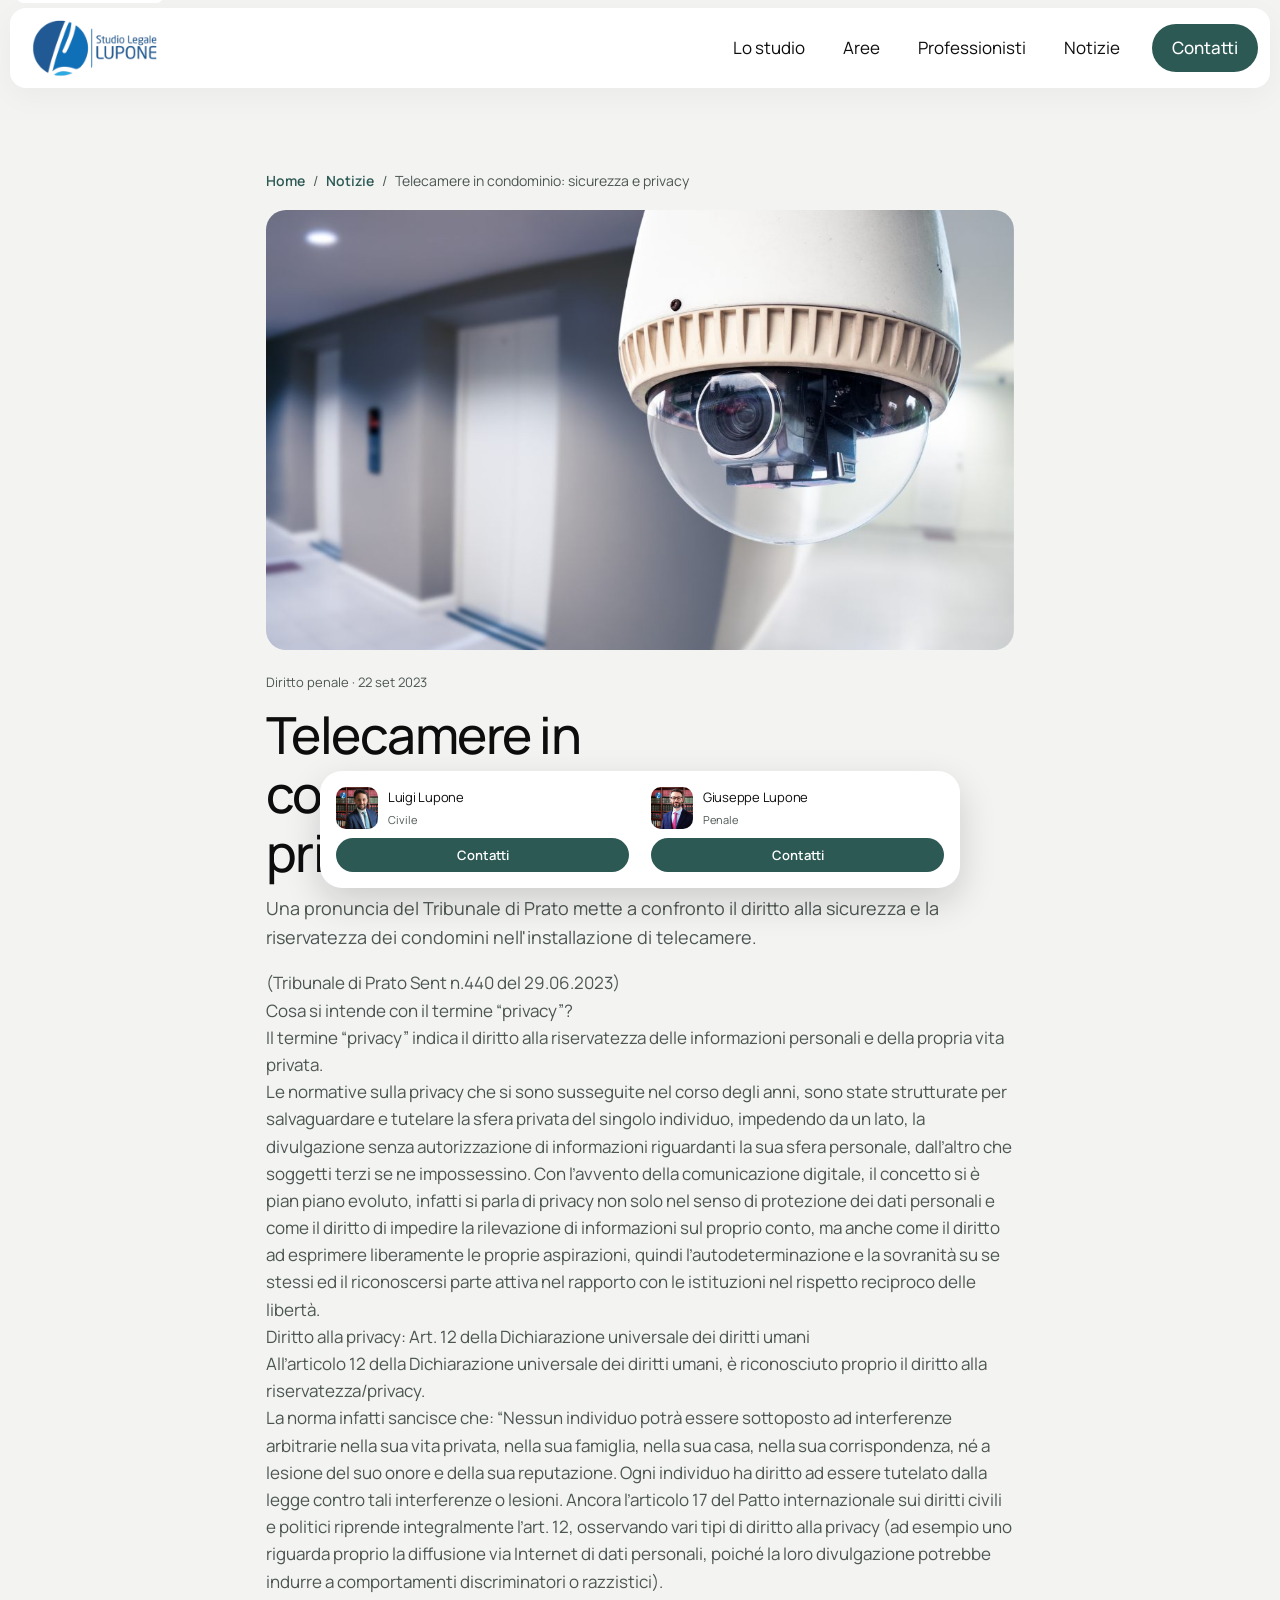
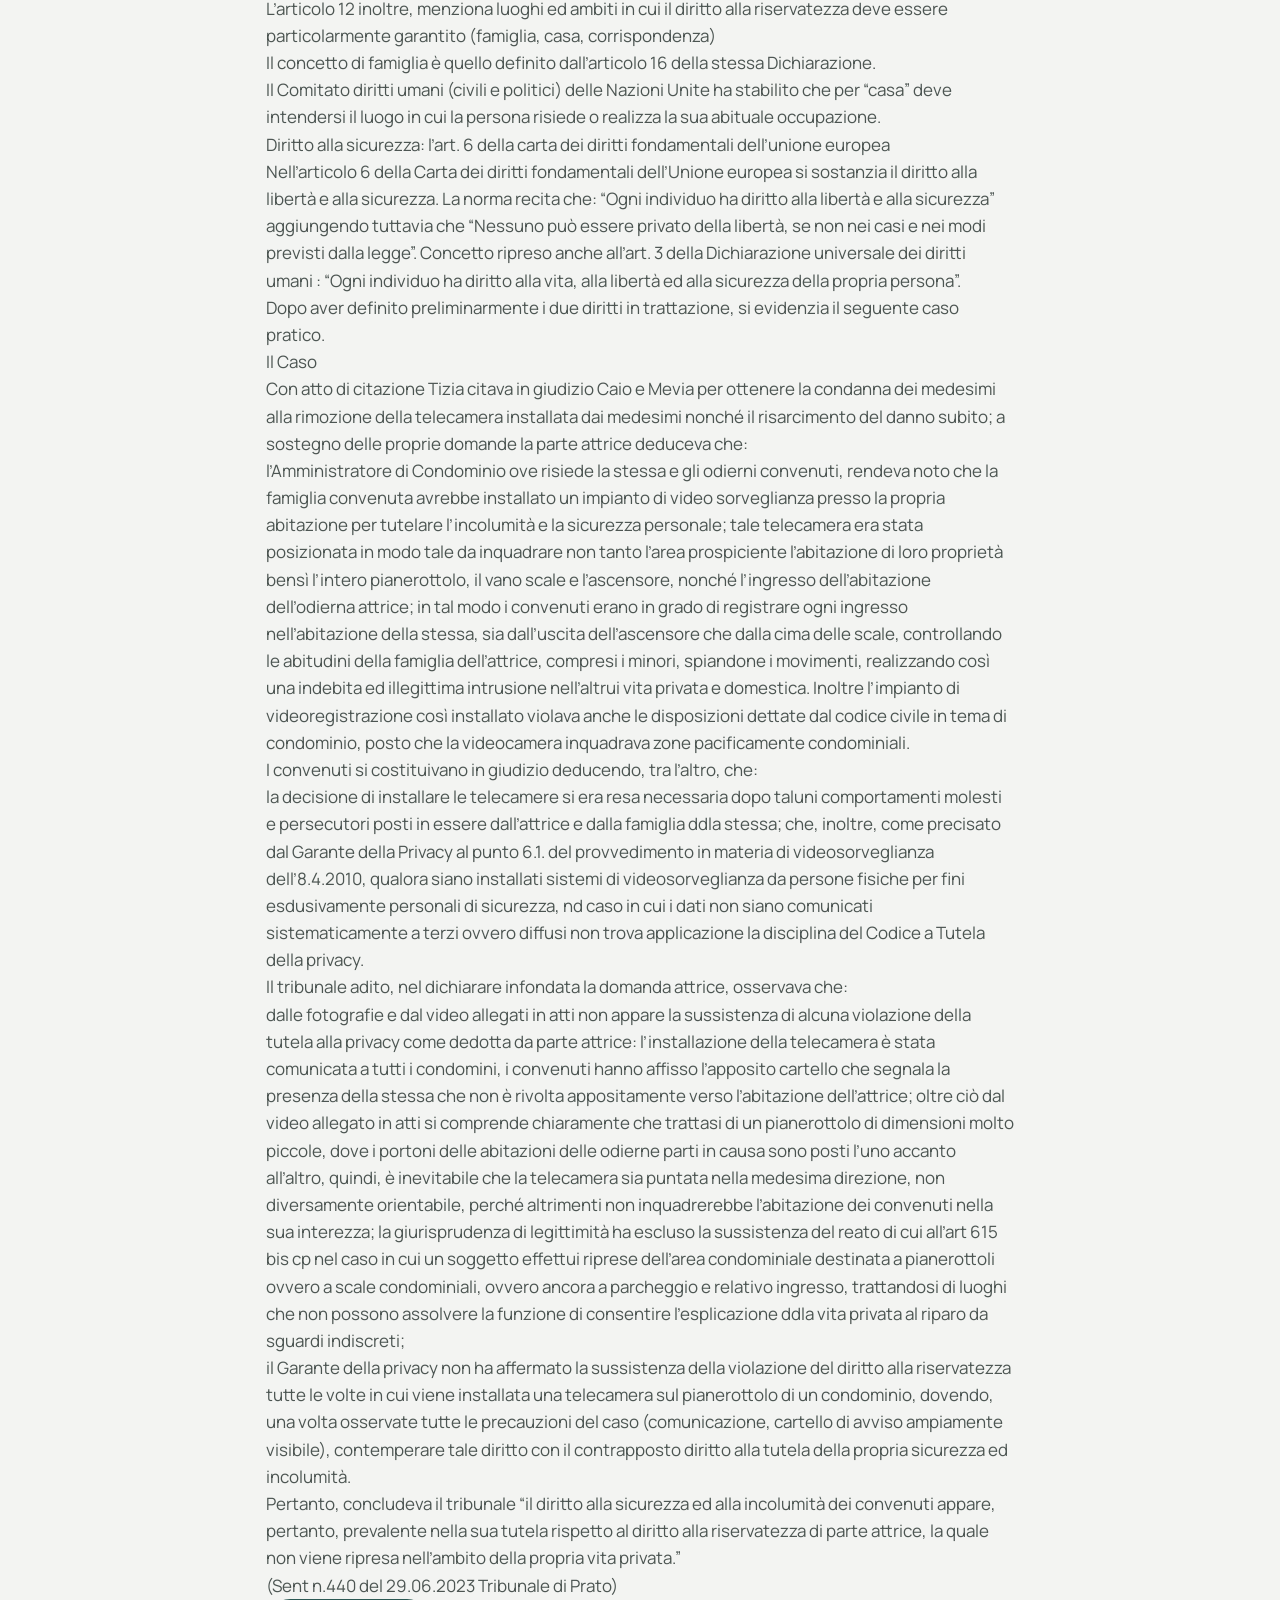
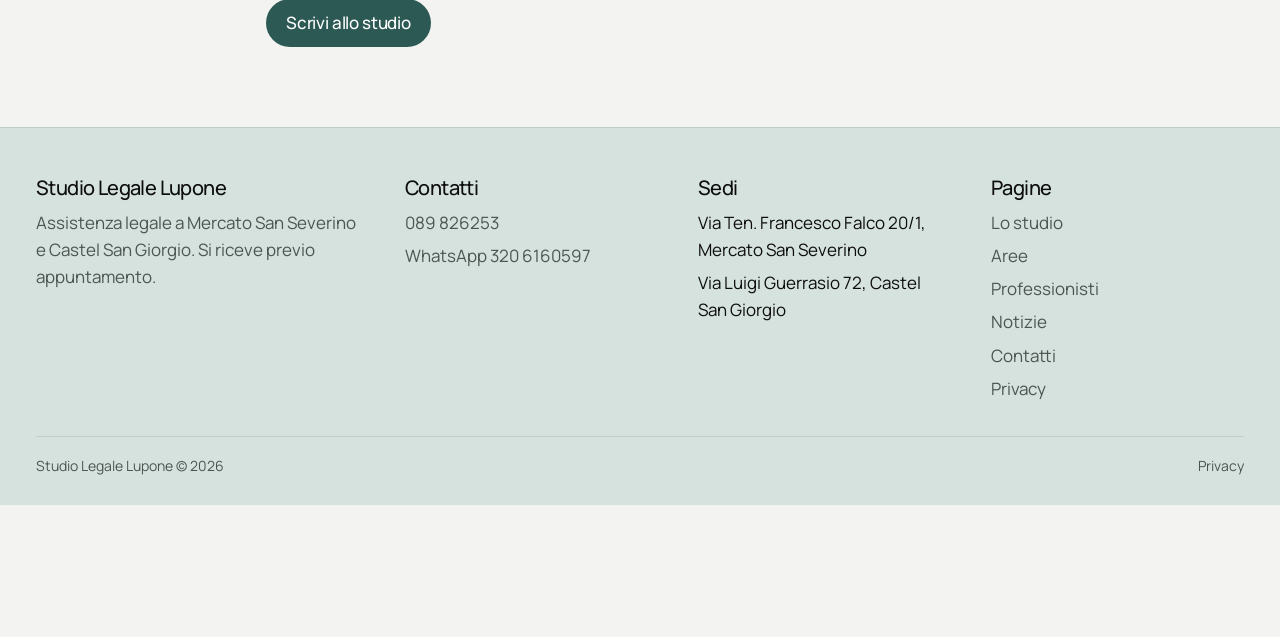
<file: notizie/telecamere-condominio.html>
<!DOCTYPE html>
<html lang="it">
<head>

  <meta charset="utf-8">
  <meta name="viewport" content="width=device-width, initial-scale=1">
  <title>Telecamere in condominio: sicurezza e privacy | Studio Legale Lupone</title>
  <meta name="description" content="Una pronuncia del Tribunale di Prato mette a confronto il diritto alla sicurezza e la riservatezza dei condomini nell&#x27;installazione di telecamere.">
  <meta name="robots" content="index, follow">
  <link rel="canonical" href="https://studiolegalelupone.it/notizie/telecamere-condominio.html">
  <meta property="og:locale" content="it_IT">
  <meta property="og:site_name" content="Studio Legale Lupone">
  <meta property="og:title" content="Telecamere in condominio: sicurezza e privacy | Studio Legale Lupone">
  <meta property="og:description" content="Una pronuncia del Tribunale di Prato mette a confronto il diritto alla sicurezza e la riservatezza dei condomini nell&#x27;installazione di telecamere.">
  <meta property="og:url" content="https://studiolegalelupone.it/notizie/telecamere-condominio.html">
  <meta property="og:image" content="https://studiolegalelupone.it/assets/articoli/telecamere-condominio.jpg">
  <meta name="twitter:card" content="summary_large_image">
  <meta name="theme-color" content="#f3f4f2">
    
  <meta property="og:type" content="article">
  <link rel="icon" href="../assets/favicon.png" type="image/png">
  <link rel="stylesheet" href="../css/styles.css">
  <script type="application/ld+json">
  {"@context": "https://schema.org", "@type": "BreadcrumbList", "itemListElement": [{"@type": "ListItem", "position": 1, "name": "Home", "item": "https://studiolegalelupone.it/"}, {"@type": "ListItem", "position": 2, "name": "Notizie", "item": "https://studiolegalelupone.it/notizie.html"}, {"@type": "ListItem", "position": 3, "name": "Telecamere in condominio: sicurezza e privacy", "item": "https://studiolegalelupone.it/notizie/telecamere-condominio.html"}]}
  </script>
  <script type="application/ld+json">
  {"@context": "https://schema.org", "@type": "Article", "headline": "Telecamere in condominio: sicurezza e privacy", "description": "Una pronuncia del Tribunale di Prato mette a confronto il diritto alla sicurezza e la riservatezza dei condomini nell'installazione di telecamere.", "datePublished": "2023-09-22", "dateModified": "2023-09-22", "inLanguage": "it-IT", "mainEntityOfPage": "https://studiolegalelupone.it/notizie/telecamere-condominio.html", "image": "https://studiolegalelupone.it/assets/articoli/telecamere-condominio.jpg", "author": {"@type": "Organization", "name": "Studio Legale Lupone", "url": "https://studiolegalelupone.it/"}, "publisher": {"@type": "Organization", "name": "Studio Legale Lupone", "logo": {"@type": "ImageObject", "url": "https://studiolegalelupone.it/assets/logo.png"}}}
  </script>
</head>
<body>
  <a class="skip" href="#contenuto">Vai al contenuto</a>
  <header class="topbar">
    <nav class="nav" aria-label="Principale">
      <a class="logo" href="../index.html"><img src="../assets/logo.png" alt="Studio Legale Lupone"></a>
      <ul class="nav-links" id="menu">
        <li><a href="../studio.html">Lo studio</a></li>
        <li><a href="../aree.html">Aree</a></li>
        <li><a href="../professionisti.html">Professionisti</a></li>
        <li><a href="../notizie.html">Notizie</a></li>
      </ul>
      <a class="btn" href="../contatti.html">Contatti</a>
      <button class="menu-toggle" type="button" aria-expanded="false" aria-controls="menu" aria-label="Apri il menu"><span></span></button>
    
    </nav>
  </header>
  <main class="page article" id="contenuto">
    <nav class="crumbs" aria-label="Percorso"><a href="../index.html">Home</a><span aria-hidden="true">/</span><a href="../notizie.html">Notizie</a><span aria-hidden="true">/</span><span>Telecamere in condominio: sicurezza e privacy</span></nav>
    <article>
      <img class="article-cover" src="../assets/articoli/telecamere-condominio.jpg" alt="Telecamere in condominio: sicurezza e privacy">
      <p class="news-meta">Diritto penale · <time datetime="2023-09-22">22 set 2023</time></p>
      <h1>Telecamere in condominio: sicurezza e privacy</h1>
      <p class="lead">Una pronuncia del Tribunale di Prato mette a confronto il diritto alla sicurezza e la riservatezza dei condomini nell&#x27;installazione di telecamere.</p>
      <p>(Tribunale di Prato Sent n.440 del 29.06.2023)</p>
<p>Cosa si intende con il termine “privacy”?</p>
<p>Il termine “privacy” indica il diritto alla riservatezza delle informazioni personali e della propria vita privata.</p>
<p>Le normative sulla privacy che si sono susseguite nel corso degli anni, sono state strutturate per salvaguardare e tutelare la sfera privata del singolo individuo, impedendo da un lato, la divulgazione senza autorizzazione di informazioni riguardanti la sua sfera personale, dall’altro che soggetti terzi se ne impossessino. Con l’avvento della comunicazione digitale, il concetto si è pian piano evoluto, infatti si parla di privacy non solo nel senso di protezione dei dati personali e come il diritto di impedire la rilevazione di informazioni sul proprio conto, ma anche come il diritto ad esprimere liberamente le proprie aspirazioni, quindi l’autodeterminazione e la sovranità su se stessi ed il riconoscersi parte attiva nel rapporto con le istituzioni nel rispetto reciproco delle libertà.</p>
<p>Diritto alla privacy: Art. 12 della Dichiarazione universale dei diritti umani</p>
<p>All’articolo 12 della Dichiarazione universale dei diritti umani, è riconosciuto proprio il diritto alla riservatezza/privacy.</p>
<p>La norma infatti sancisce che: “Nessun individuo potrà essere sottoposto ad interferenze arbitrarie nella sua vita privata, nella sua famiglia, nella sua casa, nella sua corrispondenza, né a lesione del suo onore e della sua reputazione. Ogni individuo ha diritto ad essere tutelato dalla legge contro tali interferenze o lesioni. Ancora l’articolo 17 del Patto internazionale sui diritti civili e politici riprende integralmente l’art. 12, osservando vari tipi di diritto alla privacy (ad esempio uno riguarda proprio la diffusione via Internet di dati personali, poiché la loro divulgazione potrebbe indurre a comportamenti discriminatori o razzistici).</p>
<p>L’articolo 12 inoltre, menziona luoghi ed ambiti in cui il diritto alla riservatezza deve essere particolarmente garantito (famiglia, casa, corrispondenza)</p>
<p>Il concetto di famiglia è quello definito dall’articolo 16 della stessa Dichiarazione.</p>
<p>Il Comitato diritti umani (civili e politici) delle Nazioni Unite ha stabilito che per “casa” deve intendersi il luogo in cui la persona risiede o realizza la sua abituale occupazione.</p>
<p>Diritto alla sicurezza: l’art. 6 della carta dei diritti fondamentali dell’unione europea</p>
<p>Nell’articolo 6 della Carta dei diritti fondamentali dell’Unione europea si sostanzia il diritto alla libertà e alla sicurezza. La norma recita che: “Ogni individuo ha diritto alla libertà e alla sicurezza” aggiungendo tuttavia che “Nessuno può essere privato della libertà, se non nei casi e nei modi previsti dalla legge”. Concetto ripreso anche all’art. 3 della Dichiarazione universale dei diritti umani : “Ogni individuo ha diritto alla vita, alla libertà ed alla sicurezza della propria persona”.</p>
<p>Dopo aver definito preliminarmente i due diritti in trattazione, si evidenzia il seguente caso pratico.</p>
<p>Il Caso</p>
<p>Con atto di citazione Tizia citava in giudizio Caio e Mevia per ottenere la condanna dei medesimi alla rimozione della telecamera installata dai medesimi nonché il risarcimento del danno subito; a sostegno delle proprie domande la parte attrice deduceva che:</p>
<p>l’Amministratore di Condominio ove risiede la stessa e gli odierni convenuti, rendeva noto che la famiglia convenuta avrebbe installato un impianto di video sorveglianza presso la propria abitazione per tutelare l’incolumità e la sicurezza personale; tale telecamera era stata posizionata in modo tale da inquadrare non tanto l’area prospiciente l’abitazione di loro proprietà bensì l’intero pianerottolo, il vano scale e l’ascensore, nonché l’ingresso dell’abitazione dell’odierna attrice; in tal modo i convenuti erano in grado di registrare ogni ingresso nell’abitazione della stessa, sia dall’uscita dell’ascensore che dalla cima delle scale, controllando le abitudini della famiglia dell’attrice, compresi i minori, spiandone i movimenti, realizzando così una indebita ed illegittima intrusione nell’altrui vita privata e domestica. Inoltre l’impianto di videoregistrazione così installato violava anche le disposizioni dettate dal codice civile in tema di condominio, posto che la videocamera inquadrava zone pacificamente condominiali.</p>
<p>I convenuti si costituivano in giudizio deducendo, tra l’altro, che:</p>
<p>la decisione di installare le telecamere si era resa necessaria dopo taluni comportamenti molesti e persecutori posti in essere dall’attrice e dalla famiglia ddla stessa; che, inoltre, come precisato dal Garante della Privacy al punto 6.1. del provvedimento in materia di videosorveglianza dell’8.4.2010, qualora siano installati sistemi di videosorveglianza da persone fisiche per fini esdusivamente personali di sicurezza, nd caso in cui i dati non siano comunicati sistematicamente a terzi ovvero diffusi non trova applicazione la disciplina del Codice a Tutela della privacy.</p>
<p>Il tribunale adito, nel dichiarare infondata la domanda attrice, osservava che:</p>
<p>dalle fotografie e dal video allegati in atti non appare la sussistenza di alcuna violazione della tutela alla privacy come dedotta da parte attrice: l’installazione della telecamera è stata comunicata a tutti i condomini, i convenuti hanno affisso l’apposito cartello che segnala la presenza della stessa che non è rivolta appositamente verso l’abitazione dell’attrice; oltre ciò dal video allegato in atti si comprende chiaramente che trattasi di un pianerottolo di dimensioni molto piccole, dove i portoni delle abitazioni delle odierne parti in causa sono posti l’uno accanto all’altro, quindi, è inevitabile che la telecamera sia puntata nella medesima direzione, non diversamente orientabile, perché altrimenti non inquadrerebbe l’abitazione dei convenuti nella sua interezza; la giurisprudenza di legittimità ha escluso la sussistenza del reato di cui all’art 615 bis cp nel caso in cui un soggetto effettui riprese dell’area condominiale destinata a pianerottoli ovvero a scale condominiali, ovvero ancora a parcheggio e relativo ingresso, trattandosi di luoghi che non possono assolvere la funzione di consentire l’esplicazione ddla vita privata al riparo da sguardi indiscreti;</p>
<p>il Garante della privacy non ha affermato la sussistenza della violazione del diritto alla riservatezza tutte le volte in cui viene installata una telecamera sul pianerottolo di un condominio, dovendo, una volta osservate tutte le precauzioni del caso (comunicazione, cartello di avviso ampiamente visibile), contemperare tale diritto con il contrapposto diritto alla tutela della propria sicurezza ed incolumità.</p>
<p>Pertanto, concludeva il tribunale “il diritto alla sicurezza ed alla incolumità dei convenuti appare, pertanto, prevalente nella sua tutela rispetto al diritto alla riservatezza di parte attrice, la quale non viene ripresa nell’ambito della propria vita privata.”</p>
<p>(Sent n.440 del 29.06.2023 Tribunale di Prato)</p>
      <p><a class="btn" href="../contatti.html">Scrivi allo studio</a></p>
    </article>
  </main>

  <footer class="footer">
    <div class="footer-grid">
      <div>
        <h2>Studio Legale Lupone</h2>
        <p>Assistenza legale a Mercato San Severino e Castel San Giorgio. Si riceve previo appuntamento.</p>
      </div>
      <div>
        <h2>Contatti</h2>
        <ul>
          <li><a href="tel:+39089826253">089 826253</a></li>
          <li><a href="https://wa.me/393206160597" target="_blank" rel="noopener">WhatsApp 320 6160597</a></li>
        </ul>
      </div>
      <div>
        <h2>Sedi</h2>
        <ul>
          <li>Via Ten. Francesco Falco 20/1, Mercato San Severino</li>
          <li>Via Luigi Guerrasio 72, Castel San Giorgio</li>
        </ul>
      </div>
      <div>
        <h2>Pagine</h2>
        <ul>
          <li><a href="../studio.html">Lo studio</a></li>
          <li><a href="../aree.html">Aree</a></li>
          <li><a href="../professionisti.html">Professionisti</a></li>
          <li><a href="../notizie.html">Notizie</a></li>
          <li><a href="../contatti.html">Contatti</a></li>
          <li><a href="../privacy.html">Privacy</a></li>
        </ul>
      </div>
    </div>
    <div class="legal">
      <span>Studio Legale Lupone © 2026</span>
      <a href="../privacy.html">Privacy</a>
    </div>
  </footer>
    

  <aside class="dock" id="dock" aria-label="Contatto rapido" inert>
    <a class="dock-person" href="https://wa.me/393206160597?text=Buongiorno%2C%20vorrei%20un%20appuntamento%20con%20l%27avv.%20Luigi%20Lupone." target="_blank" rel="noopener">
      <img src="../assets/luigi.jpg" alt="">
      <strong>Luigi Lupone</strong>
      <small>Civile</small>
      <span class="dock-cta">Contatti</span>
    </a>
    <a class="dock-person" href="https://wa.me/393206160597?text=Buongiorno%2C%20vorrei%20un%20appuntamento%20con%20l%27avv.%20Giuseppe%20Lupone." target="_blank" rel="noopener">
      <img src="../assets/giuseppe.jpg" alt="">
      <strong>Giuseppe Lupone</strong>
      <small>Penale</small>
      <span class="dock-cta">Contatti</span>
    </a>
  </aside>
  <script src="../js/main.js"></script>
</body>
</html>
</file>
<file: css/styles.css>
@font-face {
  font-family: "Manrope";
  src: url("../assets/fonts/manrope.woff2") format("woff2");
  font-weight: 400 700;
  font-style: normal;
  font-display: swap;
}

:root {
  --bg: #f3f4f2;
  --ink: #0d0d0d;
  --muted: #4c5552;
  --white: #ffffff;
  --teal: #2c5954;
  --teal-deep: #1e3f3b;
  --line: rgba(13, 13, 13, 0.1);
  --card: #f7f7f6;
  --shadow: 0 18px 50px rgba(20, 32, 30, 0.08);
  --nav: 16px;
  --hero: 26px;
  --card-radius: 20px;
  --pill: 999px;
  --gutter: clamp(16px, 3vw, 36px);
  --max: 1368px;
  --header: 78px;
}

* { box-sizing: border-box; }

html { scroll-behavior: smooth; }

body {
  margin: 0;
  background: var(--bg);
  color: var(--ink);
  font-family: "Manrope", "Segoe UI", sans-serif;
  font-size: 17px;
  line-height: 1.6;
  font-weight: 400;
  -webkit-font-smoothing: antialiased;
}

img { max-width: 100%; display: block; }

a { color: inherit; }

button, input, select, textarea { font: inherit; color: inherit; }

h1, h2, h3, p { margin: 0; }

h1, h2, h3 { font-weight: 500; letter-spacing: -0.03em; line-height: 1.15; }

.skip {
  position: absolute;
  left: 16px;
  top: -40px;
  background: var(--white);
  padding: 8px 12px;
  border-radius: 8px;
  z-index: 50;
}

.skip:focus { top: 16px; }

.topbar {
  position: sticky;
  top: 0;
  z-index: 30;
  padding: 8px 10px 0;
  margin-bottom: -58px;
  pointer-events: none;
}

.nav {
  width: 100%;
}

.nav {
  pointer-events: auto;
  max-width: none;
  margin: 0;
  min-height: var(--header);
  background: var(--white);
  border-radius: var(--nav);
  display: flex;
  align-items: center;
  justify-content: space-between;
  gap: 16px;
  padding: 12px 12px 12px 22px;
  box-shadow: 0 8px 30px rgba(13, 13, 13, 0.04);
  position: relative;
  animation: nav-in 0.75s cubic-bezier(0.12, 0.23, 0.5, 1) both;
  transition: box-shadow 0.35s ease, transform 0.45s cubic-bezier(0.12, 0.23, 0.5, 1);
}

.nav-links a,
.nav > .btn {
  animation: rise 0.7s cubic-bezier(0.12, 0.23, 0.5, 1) both;
}

.nav-links li:nth-child(1) a { animation-delay: 0.14s; }
.nav-links li:nth-child(2) a { animation-delay: 0.22s; }
.nav-links li:nth-child(3) a { animation-delay: 0.3s; }
.nav-links li:nth-child(4) a { animation-delay: 0.38s; }
.nav > .btn { animation-delay: 0.46s; }

.nav.settled,
.nav-links a.settled,
.nav > .btn.settled { animation: none; }

.topbar.is-scrolled .nav { box-shadow: 0 14px 36px rgba(13, 13, 13, 0.12); }

.topbar.is-away .nav {
  animation: none;
  transform: translateY(calc(-100% - 28px));
}

@keyframes nav-in {
  from { opacity: 0; transform: translateY(-18px); }
  to { opacity: 1; transform: translateY(0); }
}

.logo {
  display: flex;
  align-items: center;
  text-decoration: none;
  flex: none;
}

.logo img {
  height: 56px;
  width: auto;
  display: block;
}

.nav-links {
  display: flex;
  align-items: center;
  gap: 6px;
  list-style: none;
  margin: 0 0 0 auto;
  padding: 0;
}

.nav-links a {
  display: inline-flex;
  align-items: center;
  min-height: 46px;
  text-decoration: none;
  padding: 0 16px;
  border-radius: var(--pill);
}

.nav-links a {
  transition: background-color 0.2s cubic-bezier(0.5, 0, 0.88, 0.77);
}

.nav-links a:hover { background: rgba(13, 13, 13, 0.04); }

.menu-toggle {
  display: none;
  width: 46px;
  height: 46px;
  border: 0;
  background: transparent;
  border-radius: 50%;
  cursor: pointer;
}

.menu-toggle span,
.menu-toggle span::before,
.menu-toggle span::after {
  display: block;
  width: 18px;
  height: 1.5px;
  background: var(--ink);
  position: relative;
  margin: 0 auto;
  transition: transform 0.3s cubic-bezier(0.44, 0, 0.56, 1), top 0.3s cubic-bezier(0.44, 0, 0.56, 1), background-color 0.2s;
}

.menu-toggle[aria-expanded="true"] span { background: transparent; }
.menu-toggle[aria-expanded="true"] span::before { top: 0; transform: rotate(45deg); }
.menu-toggle[aria-expanded="true"] span::after { top: 0; transform: rotate(-45deg); }

.menu-toggle span::before,
.menu-toggle span::after {
  content: "";
  position: absolute;
  left: 0;
}

.menu-toggle span::before { top: -6px; }
.menu-toggle span::after { top: 6px; }

.btn {
  display: inline-flex;
  align-items: center;
  justify-content: center;
  gap: 8px;
  min-height: 48px;
  padding: 0 20px;
  border-radius: var(--pill);
  background: var(--teal);
  color: var(--white);
  text-decoration: none;
  border: 0;
  cursor: pointer;
  font-weight: 500;
  letter-spacing: -0.01em;
}

.btn {
  transition: transform 0.45s cubic-bezier(0.22, 1.15, 0.36, 1), background-color 0.2s cubic-bezier(0.5, 0, 0.88, 0.77);
}

.btn:hover {
  background: var(--teal-deep);
  transform: translateY(-4px);
}

.btn:active { transform: translateY(-1px) scale(0.98); }

.btn-light {
  background: #e7eeec;
  color: var(--teal-deep);
}

.btn-light:hover { background: var(--white); }

.btn-ghost {
  background: transparent;
  color: var(--ink);
  border: 1px solid var(--line);
}

.btn-ghost:hover { background: rgba(13, 13, 13, 0.04); }

.btn svg { flex: none; }

.hero {
  min-height: 680px;
  width: min(var(--max), calc(100% - 2 * var(--gutter)));
  margin: 0 auto;
  border-radius: var(--hero);
  overflow: hidden;
  position: relative;
  display: flex;
  align-items: flex-end;
  background:
    linear-gradient(180deg, rgba(243, 244, 242, 0.05) 0%, rgba(32, 48, 45, 0.28) 38%, rgba(12, 22, 20, 0.82) 100%),
    url("../assets/studio-panorama.jpg") center 48% / cover no-repeat;
  color: var(--white);
}

.hero-inner {
  width: min(920px, 100%);
  padding: clamp(28px, 5vw, 56px);
}

.badge {
  display: inline-flex;
  align-items: center;
  gap: 10px;
  min-height: 44px;
  padding: 4px 14px 4px 4px;
  border-radius: var(--pill);
  background: rgba(255, 255, 255, 0.2);
  backdrop-filter: blur(10px);
  color: var(--white);
  text-decoration: none;
  margin-bottom: 22px;
}

.badge b {
  display: inline-flex;
  align-items: center;
  gap: 6px;
  background: var(--white);
  color: var(--ink);
  border-radius: var(--pill);
  padding: 6px 10px;
  font-weight: 600;
  letter-spacing: -0.02em;
}

.hero h1 {
  font-size: clamp(34px, 4.6vw, 64px);
  font-weight: 500;
  max-width: 16ch;
  letter-spacing: -0.035em;
}

.hero p {
  max-width: 46ch;
  margin: 18px 0 28px;
  color: rgba(255, 255, 255, 0.88);
  font-size: 18px;
}

.section {
  max-width: var(--max);
  margin: 0 auto;
  padding: 100px var(--gutter);
}

.eyebrow {
  color: var(--muted);
  font-size: 15px;
  margin-bottom: 14px;
}

.eyebrow.light { color: rgba(255, 255, 255, 0.78); }

.about-grid,
.split,
.contact-grid,
.footer-grid {
  display: grid;
  gap: 40px;
}

.about-grid { grid-template-columns: minmax(240px, 0.82fr) 1.2fr; align-items: center; }

.portrait {
  min-height: 460px;
  border-radius: var(--card-radius);
  background:
    linear-gradient(160deg, rgba(44, 89, 84, 0.2), rgba(13, 13, 13, 0.35)),
    url("../assets/studio-panorama.jpg") center 42% / cover no-repeat;
}

.about-copy h2,
.section h2,
.close h2,
.banner h2 {
  font-size: clamp(30px, 3vw, 44px);
  max-width: 18ch;
}

.role {
  margin: 14px 0 18px;
  color: var(--teal);
  font-weight: 500;
}

.about-copy p + p { margin-top: 14px; color: var(--muted); }

.stats {
  display: grid;
  grid-template-columns: repeat(3, 1fr);
  gap: 18px;
  margin-top: 32px;
  padding-top: 24px;
  border-top: 1px solid var(--line);
}

.stats strong {
  display: block;
  font-size: 28px;
  font-weight: 500;
  letter-spacing: -0.03em;
  margin-bottom: 6px;
}

.stats span { color: var(--muted); font-size: 14px; line-height: 1.45; display: block; }

.sheet {
  background: transparent;
  border-radius: 28px;
  width: min(var(--max), calc(100% - 2 * var(--gutter)));
  margin: 0 auto;
  padding: 88px clamp(20px, 3vw, 48px);
}

.sheet-head,
.section-head,
.banner-copy {
  display: flex;
  justify-content: space-between;
  gap: 24px;
  align-items: flex-end;
  margin-bottom: 40px;
}

.sheet-head p,
.section-head p { max-width: 42ch; color: var(--muted); }

.areas {
  display: grid;
  grid-template-columns: 1fr 1fr;
  gap: 18px;
}

.area {
  background: var(--white);
  border-radius: var(--card-radius);
  padding: 28px;
  display: flex;
  flex-direction: column;
  min-height: 100%;
}

.area-index {
  color: var(--teal);
  font-weight: 600;
  letter-spacing: 0.04em;
  font-size: 14px;
}

.area h3 { font-size: 28px; margin: 12px 0; }

.area p { color: var(--muted); }

.area ul {
  list-style: none;
  margin: 18px 0 22px;
  padding: 0;
}

.area li {
  padding: 8px 0;
  border-top: 1px solid var(--line);
}

.area,
.note,
.office,
.feature {
  transition: transform 0.45s cubic-bezier(0.22, 1.15, 0.36, 1);
}

.area:hover,
.note:hover,
.office:hover,
.feature:hover { transform: translateY(-4px); }

.area .btn { margin-top: auto; align-self: flex-start; }

.area:last-child:nth-child(odd) { grid-column: 1 / -1; }

.people {
  display: grid;
  grid-template-columns: repeat(3, 1fr);
  gap: 18px;
}

.person {
  background: var(--white);
  border-radius: var(--card-radius);
  padding: 12px 12px 22px;
  overflow: hidden;
  transition: transform 0.45s cubic-bezier(0.22, 1.15, 0.36, 1);
}

.person:hover { transform: translateY(-4px); }

.person-visual {
  height: 280px;
  border-radius: 12px;
  display: grid;
  place-items: center;
  overflow: hidden;
  color: var(--white);
  font-size: 54px;
  letter-spacing: -0.04em;
  font-weight: 500;
  margin-bottom: 18px;
}

.person-visual img {
  width: 100%;
  height: 280px;
  object-fit: cover;
  object-position: center top;
  display: block;
  transition: transform 0.7s cubic-bezier(0.22, 1, 0.36, 1);
}

.person:hover .person-visual img { transform: scale(1.12); }

.person:nth-child(3) .person-visual { background: linear-gradient(160deg, #8d8474, #3f4038); }

.news {
  list-style: none;
  margin: 8px 0 0;
  padding: 0;
  display: grid;
  grid-template-columns: repeat(2, 1fr);
  gap: 16px;
}

.news a,
.news li {
  display: flex;
  flex-direction: column;
  align-items: stretch;
  min-height: 0;
  padding: 0;
  overflow: hidden;
  border-radius: 20px;
  background: var(--white);
  text-decoration: none;
  color: inherit;
}

.news a {
  transition: transform 0.45s cubic-bezier(0.22, 1.15, 0.36, 1);
}

.news a:hover { transform: translateY(-4px); }

.news img {
  width: 100%;
  height: 200px;
  object-fit: cover;
}

.news-body { padding: 18px 20px 22px; }

.news-meta {
  color: var(--muted);
  font-size: 13px;
}

.news h3 {
  margin: 8px 0 10px;
  font-size: 22px;
  font-weight: 500;
  letter-spacing: -0.03em;
  line-height: 1.25;
}

.news p {
  color: var(--muted);
  font-size: 15px;
}

.news-more {
  display: inline-flex;
  align-items: center;
  margin-top: 14px;
  color: var(--teal);
  font-size: 15px;
  font-weight: 600;
}

.page a {
  color: var(--teal);
  font-weight: 600;
}

.article-cover {
  width: 100%;
  max-height: 440px;
  object-fit: cover;
  border-radius: 20px;
  margin-bottom: 22px;
}

.article .news-meta { margin-bottom: 12px; }
.article h1 { max-width: 18ch; }
.article .lead { font-size: 18px; margin-bottom: 18px; }

.person h3 { font-size: 22px; padding: 0 10px; }
.person .role { padding: 0 10px; margin-bottom: 8px; }
.person p:last-child { color: var(--muted); padding: 0 10px; font-size: 15px; }

.banner {
  max-width: var(--max);
  margin: 0 auto;
  border-radius: var(--hero);
  min-height: 520px;
  padding: clamp(28px, 5vw, 56px);
  display: flex;
  align-items: flex-end;
  color: var(--white);
  background:
    linear-gradient(100deg, rgba(16, 32, 29, 0.88) 10%, rgba(44, 89, 84, 0.45) 70%),
    url("../assets/studio-panorama.jpg") center 30% / cover no-repeat;
}

.banner h2 { max-width: 14ch; }

.banner p { max-width: 46ch; margin: 16px 0 24px; color: rgba(255, 255, 255, 0.88); }

.phone {
  display: block;
  font-size: clamp(32px, 4vw, 48px);
  letter-spacing: -0.04em;
  text-decoration: none;
  font-weight: 500;
  margin-bottom: 18px;
}

.note a { color: var(--teal); }

.track-wrap { position: relative; }

.track {
  display: grid;
  grid-auto-flow: column;
  grid-auto-columns: max(280px, calc((100% - 32px) / 2.4));
  gap: 16px;
  overflow-x: auto;
  scroll-behavior: auto;
  overscroll-behavior-x: contain;
  scrollbar-width: none;
  padding-bottom: 8px;
  cursor: grab;
}

.track::-webkit-scrollbar { display: none; }

.track.is-dragging {
  cursor: grabbing;
  user-select: none;
}

.track.is-dragging .note { transform: none; }

.note {
  background: var(--white);
  border-radius: 16px;
  padding: 24px;
  min-height: 230px;
  box-shadow: var(--shadow);
}

.note span { color: var(--teal); font-size: 14px; font-weight: 600; }
.note h3 { font-size: 22px; margin: 12px 0; }
.note p { color: var(--muted); }

.arrows {
  display: flex;
  gap: 8px;
  margin-top: 18px;
}

.arrows button {
  width: 44px;
  height: 44px;
  border-radius: 12px;
  border: 0;
  background: var(--white);
  cursor: pointer;
}

.arrows button {
  transition: transform 0.15s cubic-bezier(0.5, 0, 0.88, 0.77), background-color 0.2s;
}

.arrows button:hover { background: #e7eeec; }
.arrows button:active { transform: scale(0.9); }

.section,
.sheet,
.contact,
.features {
  scroll-margin-top: 108px;
}

.features {
  background: var(--teal);
  color: var(--white);
}

.features .section { padding-top: 88px; padding-bottom: 88px; }

.feature-grid {
  display: grid;
  grid-template-columns: minmax(240px, 1.15fr) 1fr 1fr;
  gap: 18px;
}

.feature-intro { grid-row: 1 / span 2; }

.feature-intro h2 { max-width: 12ch; }
.feature-intro p { margin: 16px 0 22px; color: rgba(255, 255, 255, 0.82); }

.feature {
  background: rgba(255, 255, 255, 0.08);
  border-radius: var(--card-radius);
  padding: 24px;
}

.feature h3 { font-size: 22px; margin-bottom: 8px; }
.feature p { color: rgba(255, 255, 255, 0.8); }

.faq-list { display: grid; gap: 10px; }

.faq-item {
  background: var(--white);
  border-radius: 16px;
  overflow: hidden;
}

.faq-item button {
  width: 100%;
  text-align: left;
  background: transparent;
  border: 0;
  padding: 20px 22px;
  display: flex;
  justify-content: space-between;
  gap: 16px;
  cursor: pointer;
  font-weight: 500;
  letter-spacing: -0.02em;
}

.faq-item button span {
  width: 28px;
  height: 28px;
  border-radius: 50%;
  background: var(--bg);
  display: grid;
  place-items: center;
  flex: none;
  transition: transform 0.3s cubic-bezier(0.44, 0, 0.56, 1);
}

.faq-item.open button span { transform: rotate(45deg); }

.faq-item .answer {
  display: grid;
  grid-template-rows: 0fr;
  opacity: 0;
  transition: grid-template-rows 0.35s cubic-bezier(0.12, 0.23, 0.5, 1), opacity 0.3s cubic-bezier(0.5, 0, 0.88, 0.77);
}

.faq-item .answer > div {
  overflow: hidden;
  padding: 0 22px;
  color: var(--muted);
}

.faq-item.open .answer {
  grid-template-rows: 1fr;
  opacity: 1;
}

.faq-item.open .answer > div { padding-bottom: 20px; }

.marquee {
  overflow: hidden;
  border-block: 1px solid var(--line);
  padding: 22px 0;
}

.marquee-track {
  display: flex;
  gap: 28px;
  width: max-content;
  animation: drift 32s linear infinite;
  font-weight: 500;
  letter-spacing: -0.02em;
}

.marquee span { color: var(--muted); }

@keyframes drift {
  from { transform: translateX(0); }
  to { transform: translateX(-50%); }
}

.close {
  text-align: left;
  padding-bottom: 40px;
}

.close h2 { max-width: 16ch; margin-bottom: 22px; }

.contact {
  width: min(var(--max), calc(100% - 2 * var(--gutter)));
  margin: 0 auto;
}

.contact-grid {
  grid-template-columns: 0.9fr 1.1fr;
  align-items: start;
  margin-top: 28px;
}

.offices, .panel {
  display: grid;
  gap: 14px;
}

.office, .panel {
  background: var(--white);
  border-radius: var(--card-radius);
  padding: 22px;
}

.office h3, .panel h3 { font-size: 20px; margin-bottom: 8px; }
.office h3 + p + h3 { margin-top: 18px; }
.office p, .panel p, .panel a { color: var(--muted); }
.office a { color: var(--teal); }

.lawyers {
  display: grid;
  grid-template-columns: repeat(auto-fit, minmax(min(100%, 280px), 1fr));
  gap: 10px;
  margin-top: 4px;
}

.lawyer {
  display: grid;
  grid-template-columns: 72px minmax(0, 1fr);
  gap: 12px;
  align-items: center;
  min-width: 0;
  padding: 12px;
  background: var(--bg);
  border: 1px solid var(--line);
  border-radius: 16px;
}

.page .lawyer { background: var(--white); }

.lawyer img {
  width: 72px;
  height: 72px;
  border-radius: 14px;
  object-fit: cover;
  object-position: center 18%;
}

.lawyer h4 {
  margin: 0;
  font-size: 16px;
  font-weight: 500;
  letter-spacing: -0.02em;
  line-height: 1.2;
}

.lawyer .lawyer-role {
  margin: 3px 0 0;
  color: var(--teal);
  font-size: 13px;
  font-weight: 600;
  line-height: 1.3;
}

.lawyer dl {
  display: grid;
  grid-template-columns: repeat(auto-fit, minmax(min(100%, 180px), 1fr));
  gap: 8px 16px;
  margin: 10px 0 0;
}

.lawyer dt {
  color: var(--muted);
  font-size: 11px;
  font-weight: 600;
  letter-spacing: 0.06em;
  line-height: 1.2;
  text-transform: uppercase;
}

.lawyer dd {
  margin: 1px 0 0;
  font-size: 14px;
  line-height: 1.35;
}

.lawyer dd a { overflow-wrap: anywhere; }

.form {
  display: grid;
  gap: 12px;
}

label { font-size: 14px; font-weight: 500; display: grid; gap: 6px; }

input, select, textarea {
  width: 100%;
  border: 1px solid var(--line);
  background: var(--bg);
  border-radius: 12px;
  padding: 12px 14px;
  outline: none;
}

textarea { min-height: 120px; resize: vertical; }

input:focus, select:focus, textarea:focus { border-color: var(--teal); }

.form .hint { color: var(--muted); font-size: 13px; }

.footer {
  border-top: 1px solid var(--line);
  padding: 48px var(--gutter) 28px;
  background: #d5e2dd;
}

.footer-grid {
  max-width: var(--max);
  margin: 0 auto;
  grid-template-columns: 1.3fr 1fr 1fr 1fr;
}

.footer h2 { font-size: 20px; margin-bottom: 10px; }
.footer p, .footer a { color: var(--muted); text-decoration: none; }
.footer a:hover { color: var(--ink); }
.footer li { margin: 6px 0; }

.dock {
  position: fixed;
  z-index: 35;
  left: 50%;
  bottom: 12px;
  width: min(640px, calc(100% - 16px));
  padding: 8px;
  display: grid;
  grid-template-columns: 1fr 1fr;
  gap: 6px;
  background: var(--white);
  border-radius: 22px;
  box-shadow: 0 14px 36px rgba(13, 13, 13, 0.16);
  transform: translate(-50%, calc(100% + 28px));
  transition: transform 0.45s cubic-bezier(0.12, 0.23, 0.5, 1);
  pointer-events: none;
}

.dock.is-on {
  transform: translate(-50%, 0);
  pointer-events: auto;
}

body:not(:has(.hero)):has(.dock.is-on) {
  padding-bottom: 132px;
}

.dock-person {
  display: grid;
  grid-template-columns: 42px minmax(0, 1fr);
  grid-template-areas:
    "photo name"
    "photo role"
    "cta cta";
  column-gap: 10px;
  row-gap: 1px;
  align-items: center;
  min-width: 0;
  padding: 8px;
  text-decoration: none;
  border-radius: 16px;
}

.dock-person:hover { background: rgba(13, 13, 13, 0.04); }

.dock-person img {
  grid-area: photo;
  width: 42px;
  height: 42px;
  border-radius: 10px;
  object-fit: cover;
  object-position: center 12%;
}

.dock-person strong {
  grid-area: name;
  color: var(--ink);
  font-size: 13px;
  font-weight: 400;
  letter-spacing: -0.02em;
  line-height: 1.2;
}

.dock-person small {
  grid-area: role;
  justify-self: start;
  color: var(--muted);
  font-size: 11px;
  font-weight: 400;
  letter-spacing: 0;
  line-height: 1.2;
  text-transform: none;
  padding: 0;
  background: none;
  border-radius: 0;
}

.dock-cta {
  grid-area: cta;
  display: flex;
  align-items: center;
  justify-content: center;
  width: 100%;
  min-height: 34px;
  margin-top: 8px;
  border-radius: var(--pill);
  background: var(--teal);
  color: var(--white);
  font-size: 13px;
  font-weight: 600;
}

.dock-person:hover .dock-cta { background: var(--teal-deep); }
.footer ul { list-style: none; margin: 0; padding: 0; }

.legal {
  max-width: var(--max);
  margin: 28px auto 0;
  padding-top: 18px;
  border-top: 1px solid var(--line);
  display: flex;
  justify-content: space-between;
  gap: 12px;
  flex-wrap: wrap;
  color: var(--muted);
  font-size: 14px;
}

.legal a { color: var(--muted); }

.page {
  max-width: 820px;
  margin: 0 auto;
  padding: 140px var(--gutter) 80px;
}

.page-wide { max-width: var(--max); }

.page h1 { font-size: clamp(34px, 4vw, 52px); margin-bottom: 12px; }
.page h2 { font-size: 26px; margin: 28px 0 8px; }
.page p, .page li { color: var(--muted); }
.page ul { padding-left: 18px; }
.page a.btn { color: var(--white); font-weight: 500; }
.page .news a { color: inherit; font-weight: 400; }
.page .news-more { color: var(--teal); font-weight: 600; }

.crumbs {
  display: flex;
  flex-wrap: wrap;
  align-items: center;
  gap: 8px;
  margin: 0 0 18px;
  color: var(--muted);
  font-size: 14px;
}

.crumbs a { font-weight: 600; text-decoration: none; }

.bio {
  display: grid;
  grid-template-columns: 160px 1fr;
  gap: 18px;
  align-items: start;
  margin: 22px 0 8px;
}

.bio img {
  width: 160px;
  height: 200px;
  object-fit: cover;
  object-position: center top;
  border-radius: 16px;
}

:focus-visible {
  outline: 2px solid var(--teal);
  outline-offset: 3px;
}

main { overflow-x: clip; }

main > .section,
main > .sheet,
main > .contact,
main > .marquee {
  position: relative;
  isolation: isolate;
}

main > .section::before,
main > .sheet::before,
main > .contact::before,
main > .marquee::before {
  content: "";
  position: absolute;
  z-index: -1;
  top: 0;
  bottom: 0;
  left: 50%;
  width: 100vw;
  transform: translateX(-50%);
  background: var(--band);
}

#studio { --band: #ffffff; }
#aree { --band: #d3e4de; }
#professionisti { --band: #f4ecdf; }
#contatti { --band: #e3ebf1; }
#recensioni { --band: #fff6ea; }
#metodo { --band: #d7e6e1; }
#domande { --band: #f3eee4; }
.marquee { --band: #ffffff; }
#notizie { --band: #e5f0eb; }
.close { --band: #ffffff; }

@media (max-width: 980px) {
  .about-grid,
  .areas,
  .people,
  .feature-grid,
  .contact-grid,
  .footer-grid,
  .stats {
    grid-template-columns: 1fr 1fr;
  }

  .feature-grid,
  .feature-intro { grid-template-columns: 1fr; grid-row: auto; }
  .portrait { min-height: 320px; }
  .logo img { height: 46px; }
}

@media (max-width: 760px) {
  .topbar { padding: 12px 0 0; }
  .nav {
    width: min(640px, calc(100% - 16px));
    margin-left: auto;
    margin-right: auto;
  }

  .menu-toggle { display: grid; place-items: center; }
  .nav .btn { margin-left: auto; }

  .nav-links {
    display: flex;
    position: absolute;
    top: calc(100% + 8px);
    left: 0;
    right: 0;
    flex-direction: column;
    align-items: stretch;
    background: var(--white);
    border-radius: var(--nav);
    padding: 10px;
    box-shadow: var(--shadow);
    opacity: 0;
    visibility: hidden;
    transform: translateY(10px);
    pointer-events: none;
    transition: opacity 0.3s cubic-bezier(0.02, 0.35, 0.42, 1.11), transform 0.3s cubic-bezier(0.02, 0.35, 0.42, 1.11), visibility 0.3s;
  }

  .nav-links.open {
    opacity: 1;
    visibility: visible;
    transform: none;
    pointer-events: auto;
  }
  .nav-links .btn { width: 100%; }

  .about-grid,
  .areas,
  .people,
  .stats,
  .contact-grid,
  .footer-grid,
  .sheet-head,
  .section-head {
    grid-template-columns: 1fr;
    display: grid;
  }

  .hero { min-height: 620px; border-radius: 20px; }
  .section, .sheet { padding: 64px var(--gutter); }
  .people {
    grid-auto-flow: column;
    grid-auto-columns: 82%;
    grid-template-columns: none;
    overflow-x: auto;
    scroll-behavior: auto;
    overscroll-behavior-x: contain;
    scrollbar-width: none;
    cursor: grab;
  }
  .people::-webkit-scrollbar { display: none; }
  .people.is-dragging { cursor: grabbing; user-select: none; }
  .people.is-dragging .person { transform: none; }
  .news { grid-template-columns: 1fr; }
  .bio { grid-template-columns: 1fr; }

  body:has(.hero) {
    font-size: 15px;
    line-height: 1.45;
  }

  body:has(.hero) .hero {
    min-height: 400px;
  }

  body:has(.hero) .hero-inner {
    padding: 18px 16px 18px;
  }

  body:has(.hero) .badge {
    min-height: 34px;
    margin-bottom: 10px;
    gap: 8px;
    font-size: 13px;
  }

  body:has(.hero) .hero h1 {
    font-size: 26px;
  }

  body:has(.hero) .hero p {
    margin: 8px 0 12px;
    font-size: 14px;
  }

  body:has(.hero) .hero .btn,
  body:has(.hero) .banner .btn,
  body:has(.hero) .close .btn {
    min-height: 40px;
  }

  body:has(.hero) .section,
  body:has(.hero) .sheet {
    padding: 22px var(--gutter);
  }

  body:has(.hero) .features .section {
    padding-top: 22px;
    padding-bottom: 22px;
  }

  body:has(.hero) .sheet {
    border-radius: 18px;
  }

  body:has(.hero) .eyebrow {
    margin-bottom: 4px;
    font-size: 13px;
  }

  body:has(.hero) .about-copy h2,
  body:has(.hero) .section h2,
  body:has(.hero) .close h2,
  body:has(.hero) .banner h2 {
    font-size: 22px;
  }

  body:has(.hero) .sheet-head,
  body:has(.hero) .section-head {
    margin-bottom: 12px;
    gap: 6px;
  }

  body:has(.hero) .about-grid {
    gap: 12px;
  }

  body:has(.hero) .portrait {
    display: none;
  }

  body:has(.hero) .role {
    margin: 6px 0;
    font-size: 14px;
  }

  body:has(.hero) .about-copy p + p {
    margin-top: 6px;
  }

  body:has(.hero) .stats {
    grid-template-columns: repeat(3, minmax(0, 1fr));
    gap: 8px;
    margin-top: 12px;
    padding-top: 10px;
  }

  body:has(.hero) .stats strong {
    font-size: 15px;
    margin-bottom: 2px;
  }

  body:has(.hero) .stats span {
    font-size: 11px;
    line-height: 1.3;
  }

  body:has(.hero) .areas {
    gap: 8px;
  }

  body:has(.hero) .area {
    display: grid;
    grid-template-columns: 1.8rem minmax(0, 1fr);
    column-gap: 8px;
    row-gap: 2px;
    padding: 10px 12px;
    min-height: 0;
  }

  body:has(.hero) .area-index {
    grid-row: 1 / span 2;
    padding-top: 2px;
  }

  body:has(.hero) .area h3 {
    font-size: 16px;
    margin: 0;
  }

  body:has(.hero) .area > p {
    font-size: 13px;
    line-height: 1.35;
  }

  body:has(.hero) .area ul {
    grid-column: 1 / -1;
    display: flex;
    flex-wrap: wrap;
    gap: 2px 0;
    margin: 4px 0 0;
  }

  body:has(.hero) .area li {
    border: 0;
    padding: 0;
    font-size: 12px;
    color: var(--muted);
  }

  body:has(.hero) .area li:not(:last-child)::after {
    content: " · ";
    color: var(--teal);
  }

  body:has(.hero) .area .btn {
    grid-column: 1 / -1;
    margin-top: 6px;
    min-height: 32px;
    padding: 0 12px;
    font-size: 13px;
  }

  body:has(.hero) .people {
    grid-auto-columns: 78%;
    gap: 10px;
  }

  body:has(.hero) .person {
    padding: 8px 8px 12px;
  }

  body:has(.hero) .person-visual,
  body:has(.hero) .person-visual img {
    height: 120px;
  }

  body:has(.hero) .person-visual {
    margin-bottom: 8px;
    font-size: 32px;
  }

  body:has(.hero) .person h3 {
    font-size: 16px;
  }

  body:has(.hero) .person p:last-child {
    font-size: 13px;
    line-height: 1.35;
  }

  body:has(.hero) .banner {
    min-height: 0;
    padding: 18px 16px;
    border-radius: 16px;
  }

  body:has(.hero) .banner p {
    margin: 6px 0 10px;
    font-size: 14px;
  }

  body:has(.hero) .phone {
    font-size: 26px;
    margin-bottom: 8px;
  }

  body:has(.hero) .contact {
    margin-bottom: 0;
  }

  body:has(.hero) .contact-grid {
    margin-top: 10px;
    gap: 8px;
  }

  body:has(.hero) .offices {
    display: grid;
    grid-template-columns: 1fr 1fr;
    gap: 8px;
  }

  body:has(.hero) .offices .office:last-child {
    grid-column: 1 / -1;
  }

  body:has(.hero) .office,
  body:has(.hero) .panel {
    padding: 12px;
  }

  body:has(.hero) .office h3,
  body:has(.hero) .panel h3 {
    font-size: 16px;
    margin-bottom: 4px;
  }

  body:has(.hero) .lawyer {
    grid-template-columns: 56px minmax(0, 1fr);
    gap: 10px;
    padding: 10px;
  }

  body:has(.hero) .lawyer img {
    width: 56px;
    height: 56px;
    border-radius: 12px;
  }

  body:has(.hero) .lawyer h4 { font-size: 15px; }

  body:has(.hero) .lawyer dd { font-size: 13px; }

  body:has(.hero) .form {
    grid-template-columns: 1fr 1fr;
    gap: 8px 10px;
  }

  body:has(.hero) .form > :not(label:nth-of-type(5)):not(label:nth-of-type(6)) {
    grid-column: 1 / -1;
  }

  body:has(.hero) input,
  body:has(.hero) select,
  body:has(.hero) textarea {
    padding: 8px 12px;
  }

  body:has(.hero) textarea {
    min-height: 64px;
  }

  body:has(.hero) .track {
    grid-auto-columns: 86%;
    gap: 10px;
  }

  body:has(.hero) .note {
    min-height: 0;
    padding: 12px 14px;
  }

  body:has(.hero) .note h3 {
    font-size: 16px;
    margin: 4px 0;
  }

  body:has(.hero) .note p {
    font-size: 13px;
    line-height: 1.35;
  }

  body:has(.hero) .arrows {
    margin-top: 8px;
  }

  body:has(.hero) .feature-grid {
    grid-template-columns: 1fr 1fr;
    gap: 8px;
  }

  body:has(.hero) .feature-intro {
    grid-column: 1 / -1;
  }

  body:has(.hero) .feature-intro p {
    margin: 6px 0 10px;
    font-size: 14px;
  }

  body:has(.hero) .feature {
    padding: 12px;
  }

  body:has(.hero) .feature h3 {
    font-size: 15px;
    margin-bottom: 4px;
  }

  body:has(.hero) .feature p {
    font-size: 13px;
    line-height: 1.35;
  }

  body:has(.hero) .faq-list {
    gap: 6px;
  }

  body:has(.hero) .faq-item button {
    padding: 11px 12px;
    font-size: 14px;
    line-height: 1.3;
  }

  body:has(.hero) .marquee {
    padding: 8px 0;
  }

  body:has(.hero) .marquee-track {
    font-size: 14px;
    gap: 16px;
  }

  body:has(.hero) .news {
    gap: 8px;
  }

  body:has(.hero) .news a {
    flex-direction: row;
  }

  body:has(.hero) .news img {
    width: 84px;
    height: 100%;
    min-height: 84px;
    flex: none;
  }

  body:has(.hero) .news-body {
    padding: 8px 10px 10px;
    min-width: 0;
  }

  body:has(.hero) .news h3 {
    font-size: 14px;
    margin: 2px 0 4px;
  }

  body:has(.hero) .news-body > p:not(.news-meta) {
    font-size: 12px;
    line-height: 1.35;
    display: -webkit-box;
    -webkit-line-clamp: 2;
    -webkit-box-orient: vertical;
    overflow: hidden;
  }

  body:has(.hero) .news-more {
    margin-top: 4px;
    font-size: 12px;
  }

  body:has(.hero) .close h2 {
    margin-bottom: 10px;
  }

  body:has(.hero) .footer {
    padding: 20px var(--gutter) 16px;
  }

  body:has(.hero) .footer-grid {
    grid-template-columns: 1fr 1fr;
    gap: 14px 12px;
  }

  body:has(.hero) .footer-grid > div:first-child {
    grid-column: 1 / -1;
  }

  body:has(.hero) .footer h2 {
    font-size: 16px;
    margin-bottom: 4px;
  }

  body:has(.hero) .legal {
    margin-top: 12px;
    padding-top: 10px;
    font-size: 12px;
  }
}

.preload .hero-inner > *,
.preload .portrait,
.preload .about-copy > *,
.preload .stats > *,
.preload .sheet-head > *,
.preload .area,
.preload .section-head > *,
.preload .person,
.preload .banner > div > *,
.preload .office,
.preload .panel,
.preload .note,
.preload .feature-intro > *,
.preload .feature,
.preload .faq-item,
.preload .news a,
.preload .close > * {
  opacity: 0;
}

.rise {
  opacity: 0;
  transform: translateY(20px);
}

.rise.in {
  animation: rise 0.9s cubic-bezier(0.12, 0.23, 0.5, 1) both;
}

@keyframes rise {
  to {
    opacity: 1;
    transform: translateY(0);
  }
}

@media (prefers-reduced-motion: reduce) {
  html { scroll-behavior: auto; }
  .marquee-track { animation: none; }
  .rise { opacity: 1; transform: none; animation: none; }
  .btn, .area, .note, .office, .feature, .person, .person-visual img, .news a, .arrows button, .faq-item .answer, .faq-item button span, .nav-links, .menu-toggle span, .menu-toggle span::before, .menu-toggle span::after, .dock {
    transition: none;
  }
  .nav, .nav-links a, .nav > .btn { animation: none; }
  .topbar.is-away .nav { transform: none; }
}
</file>
